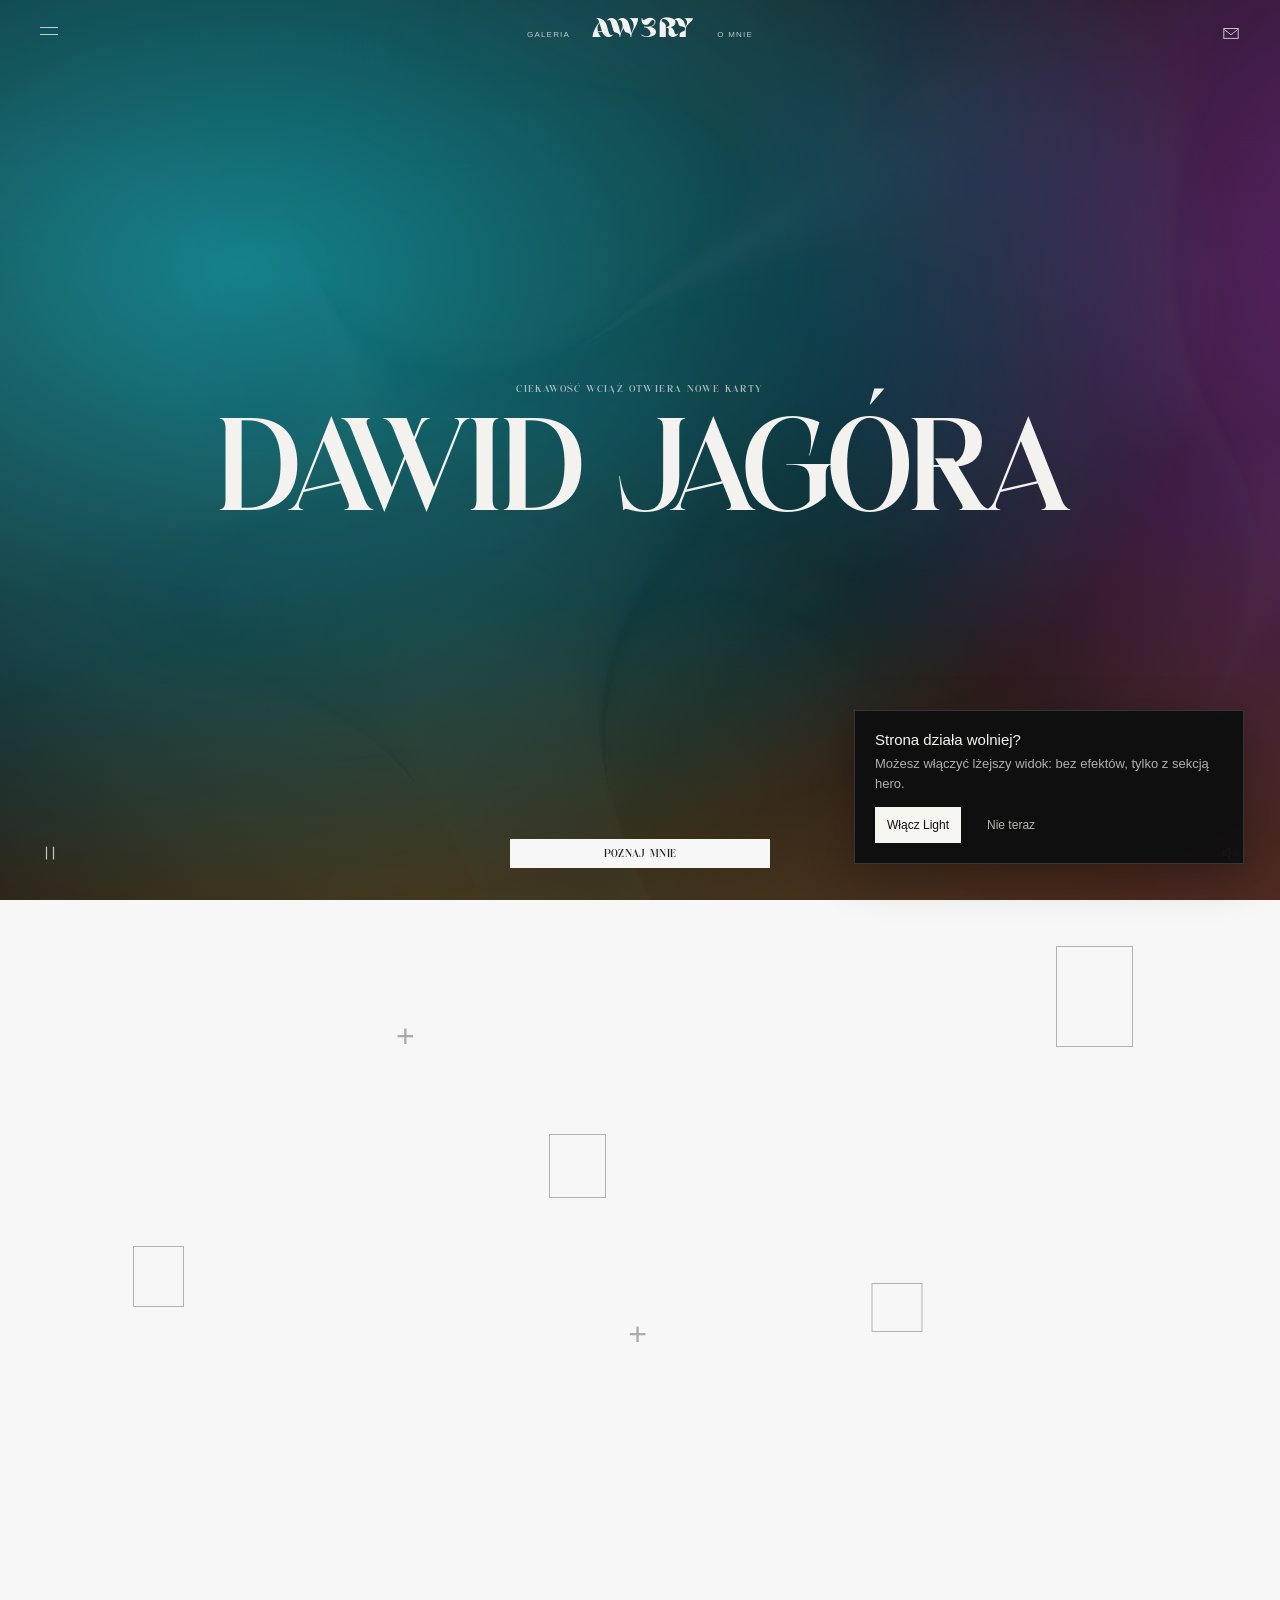
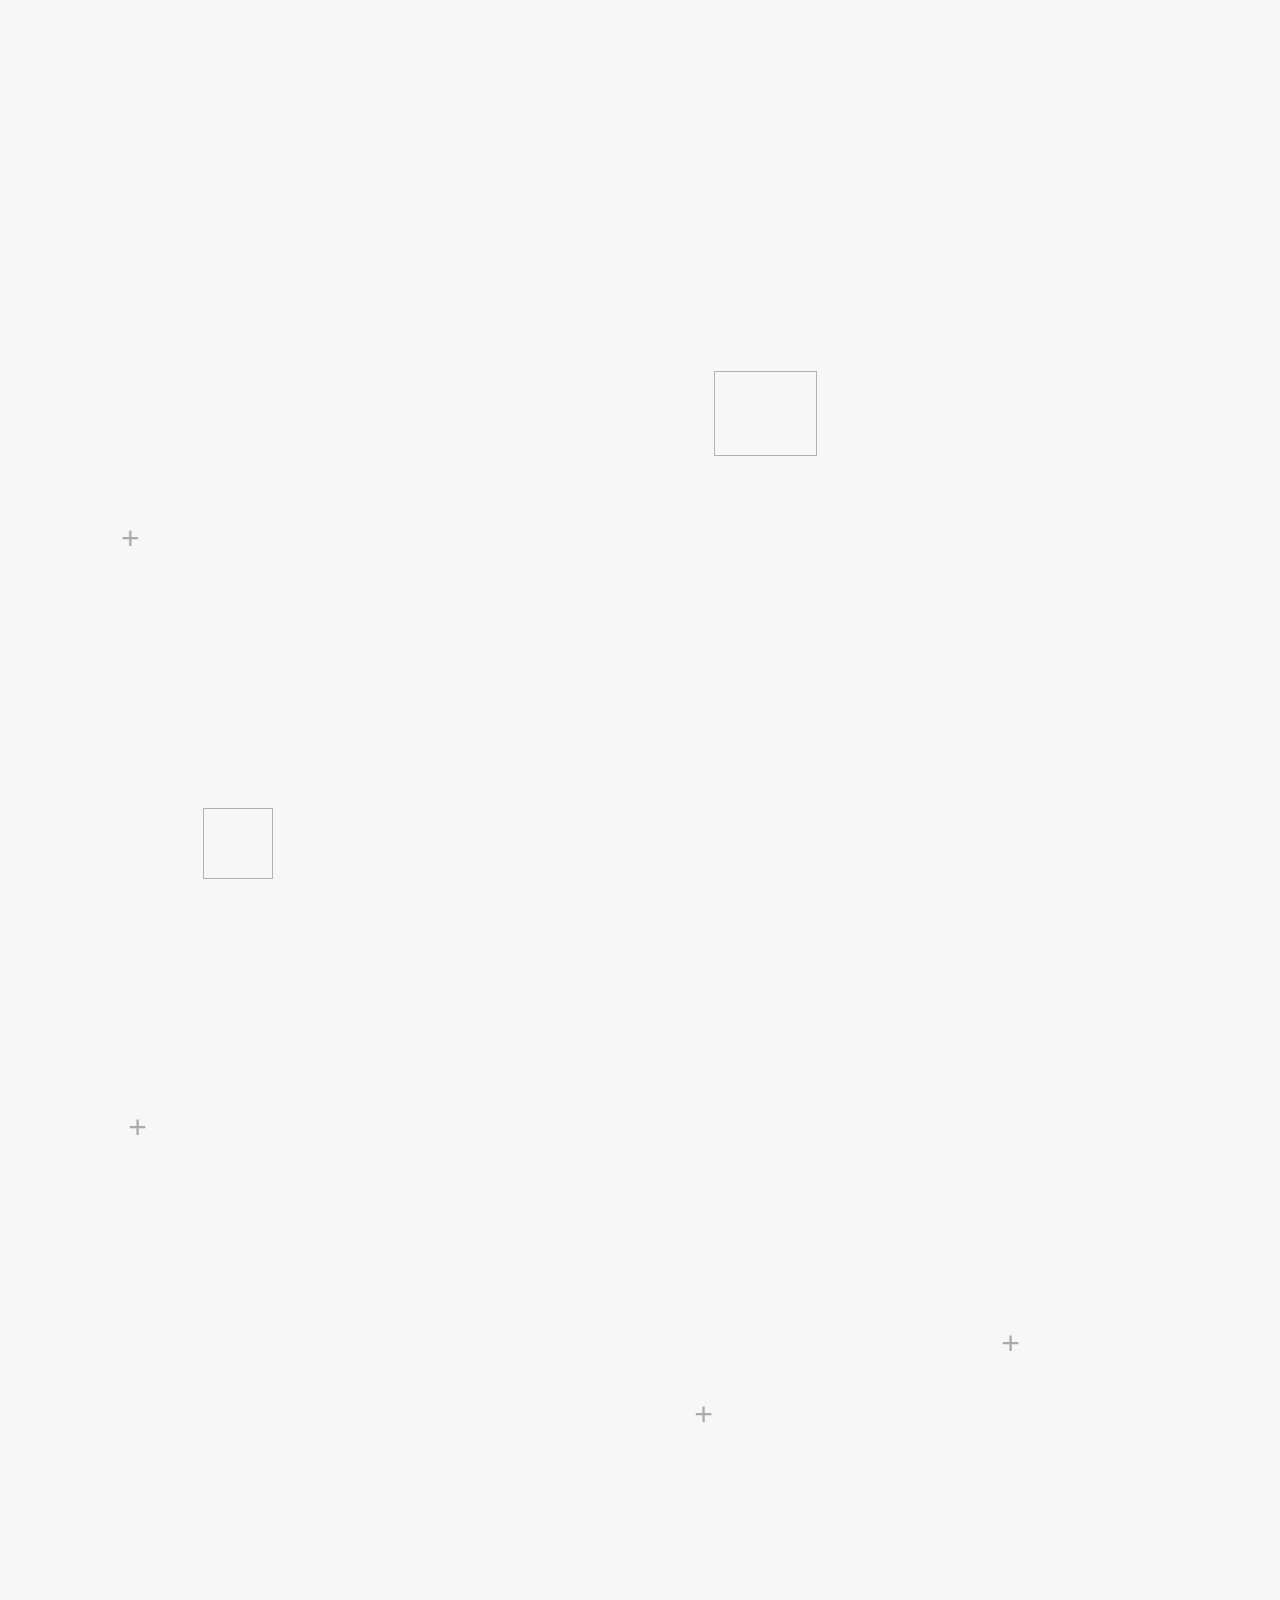
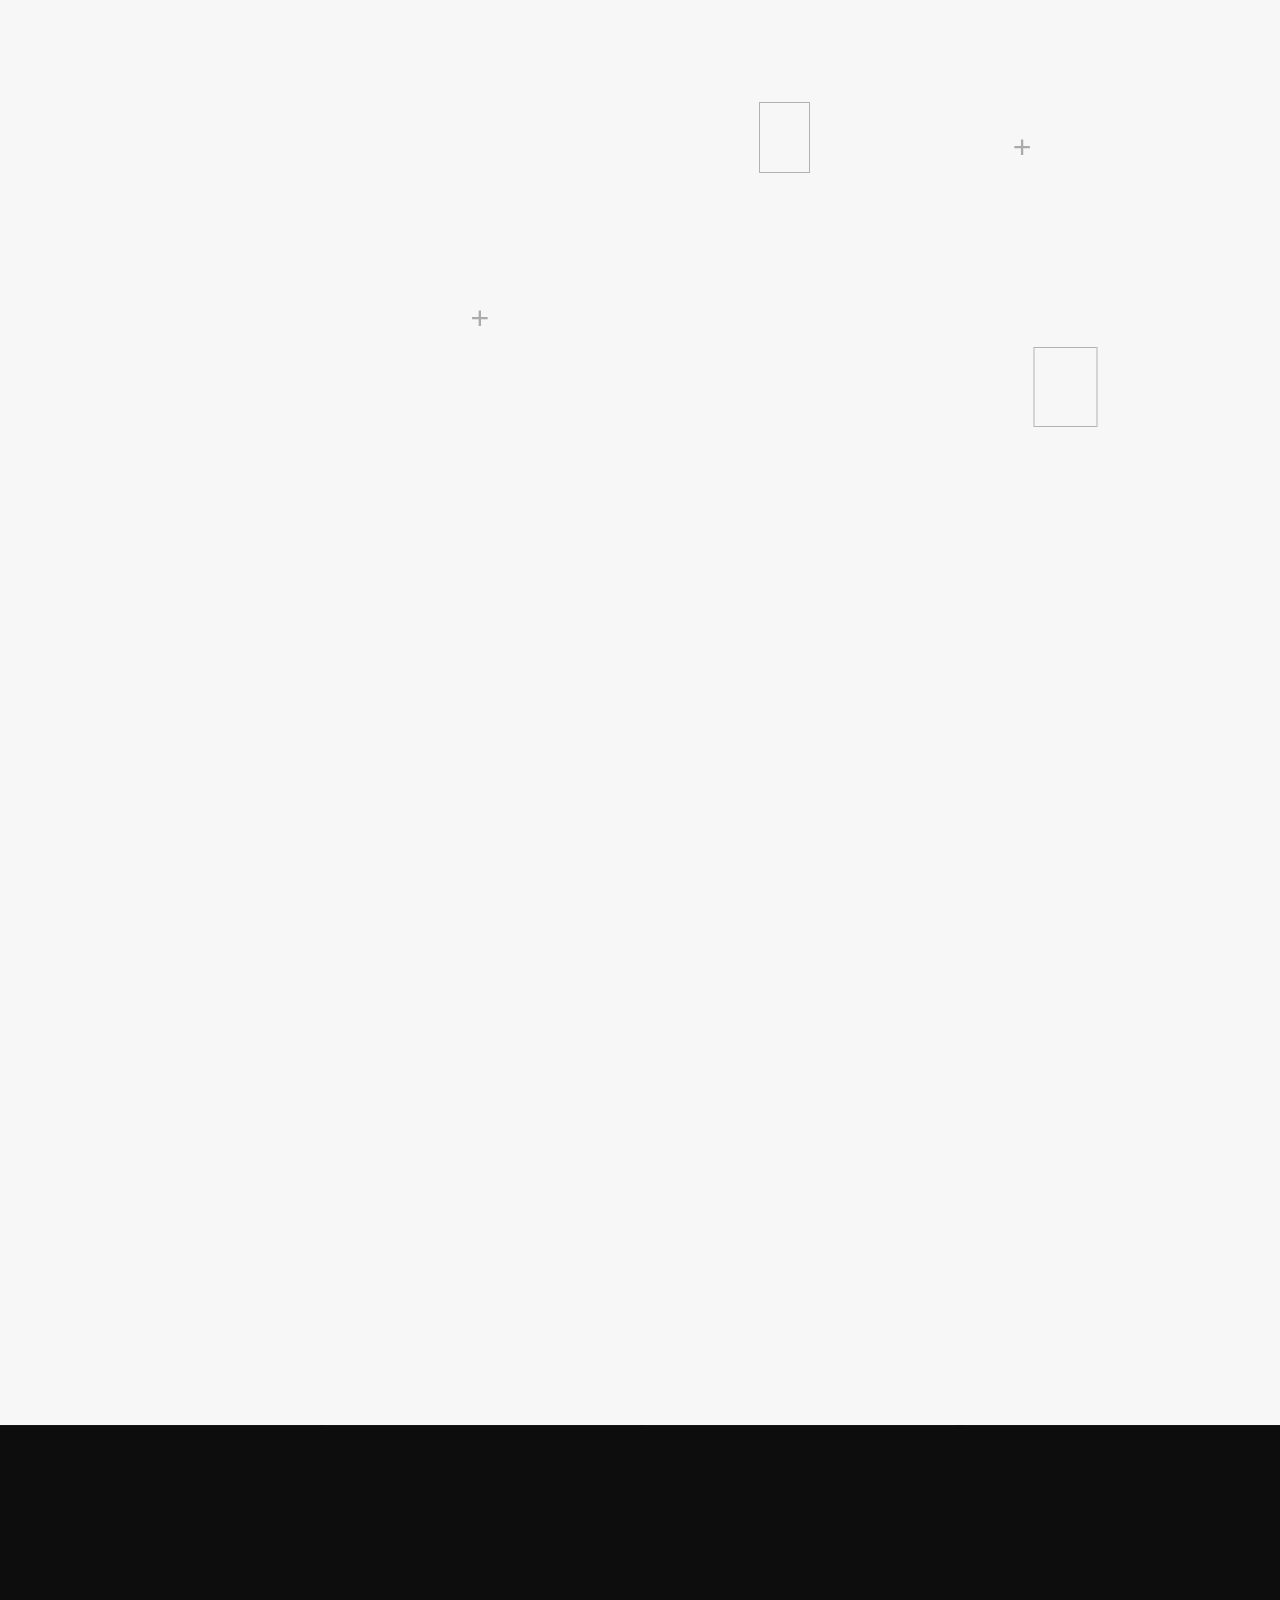
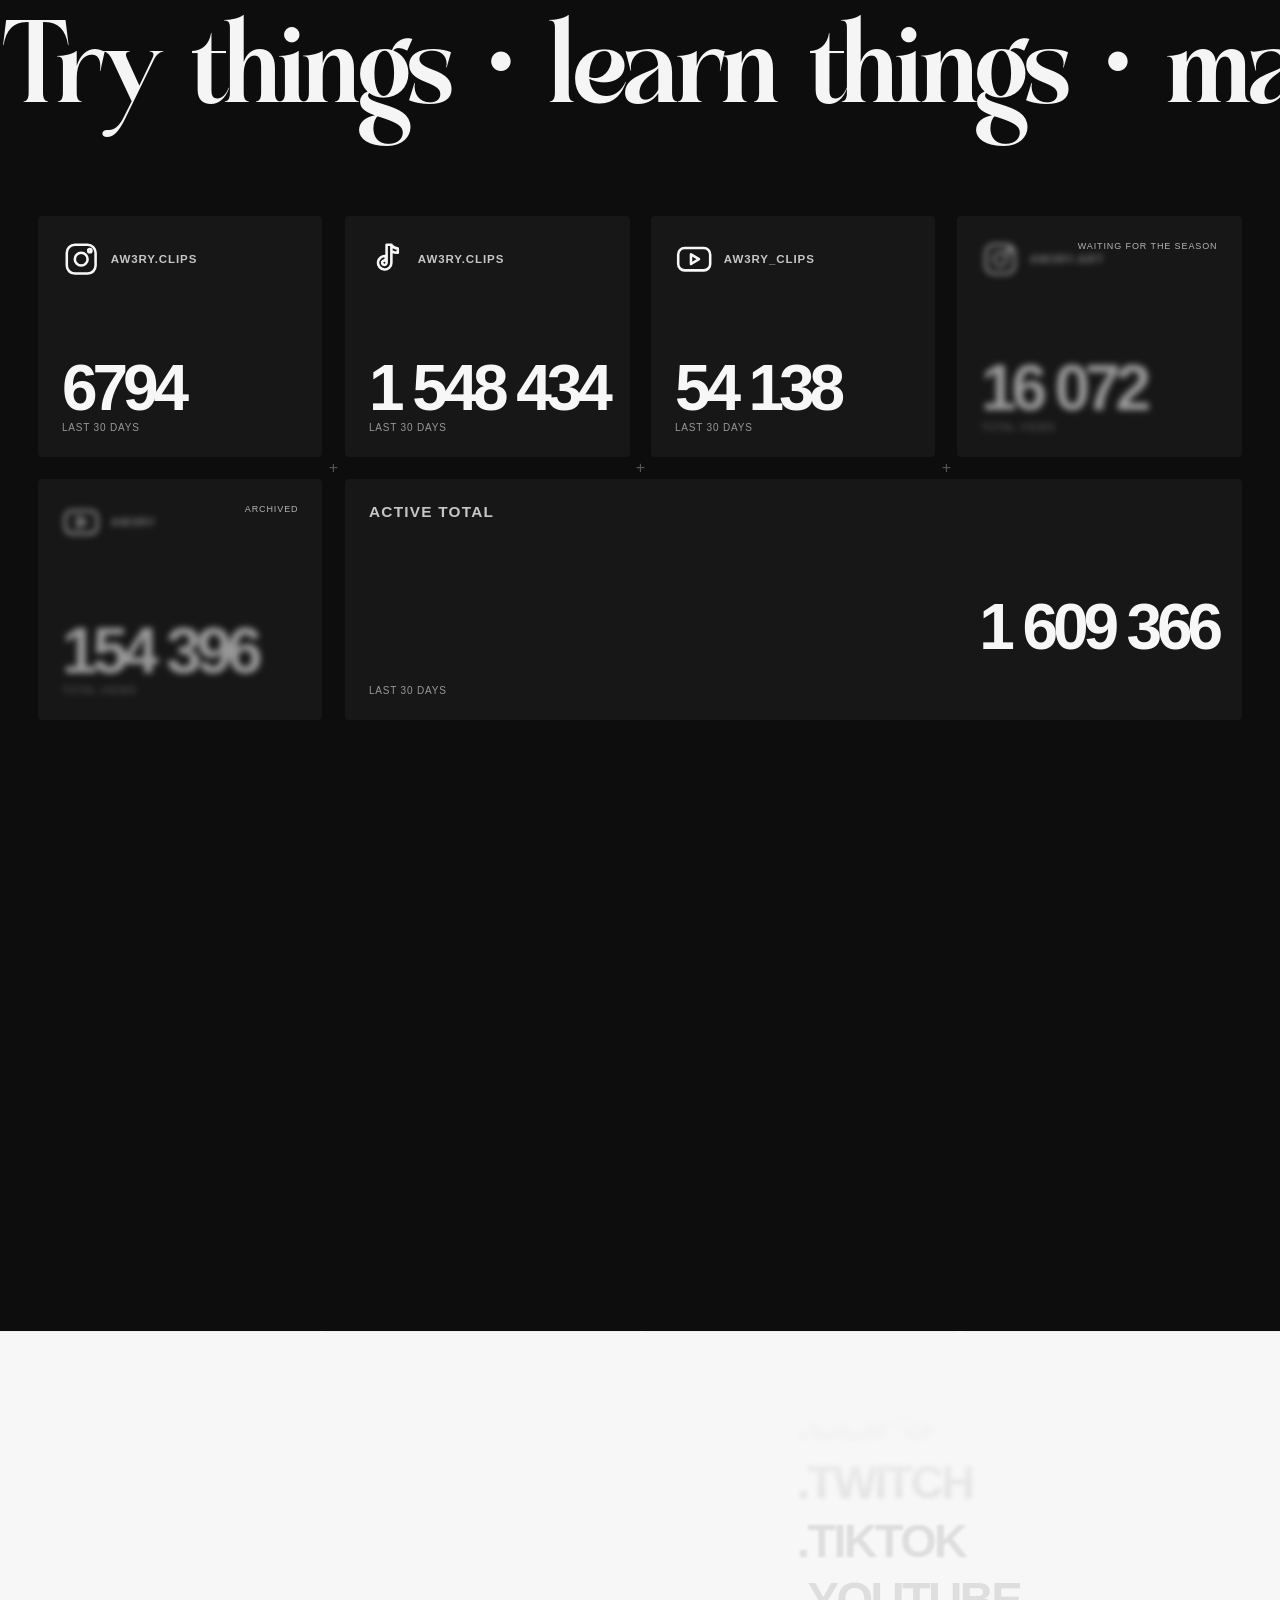
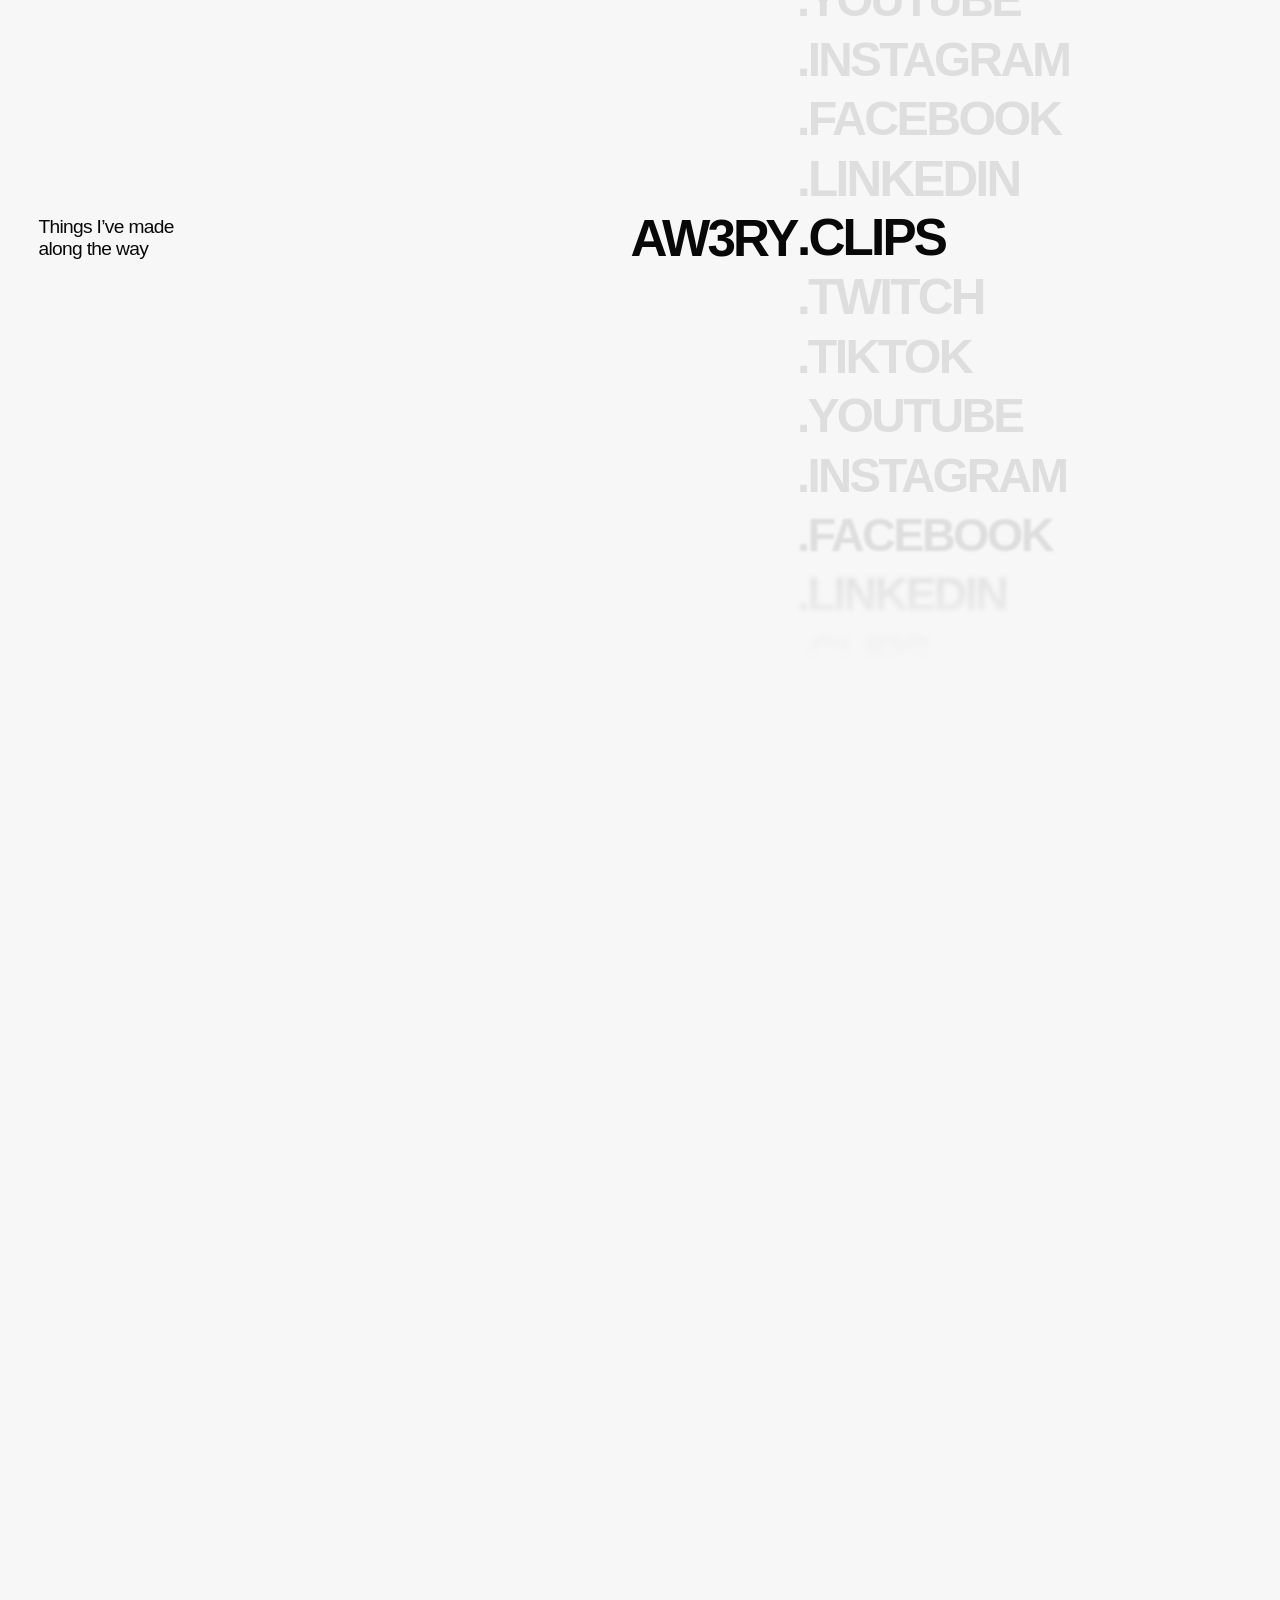
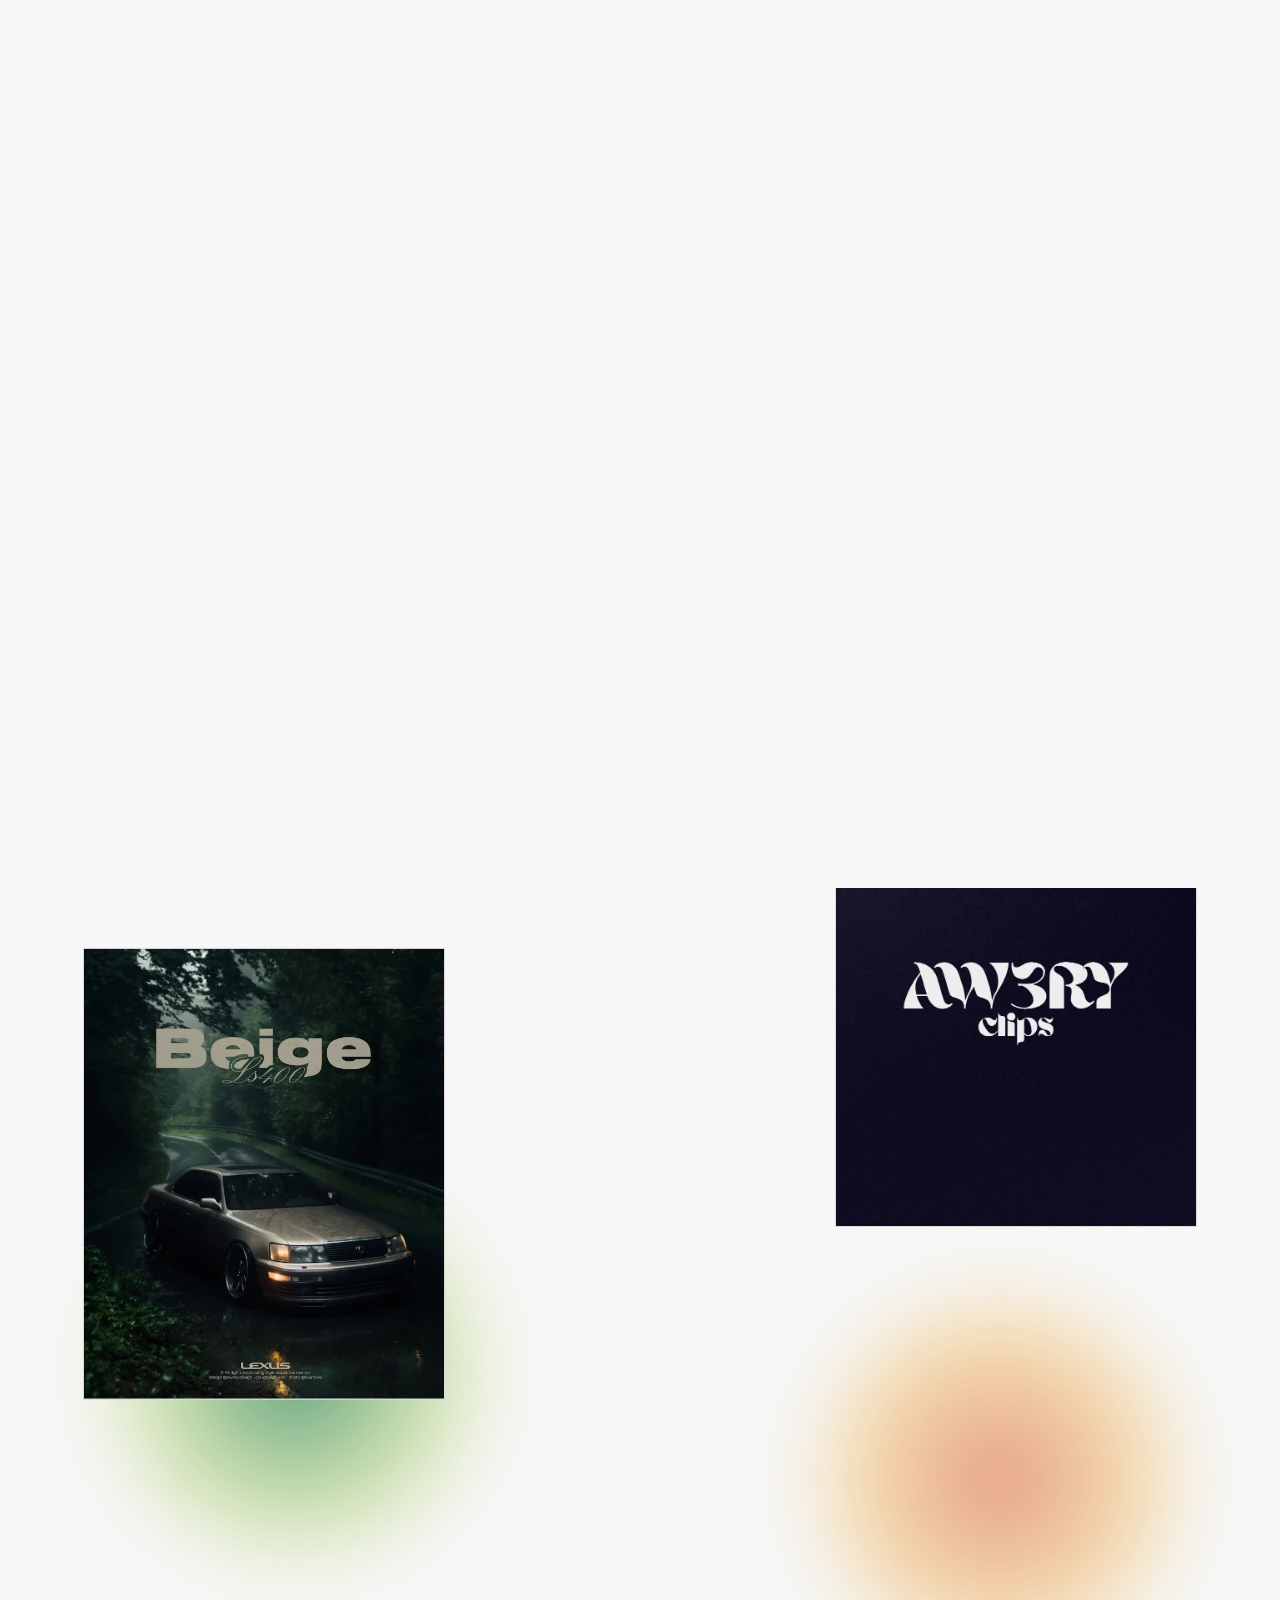
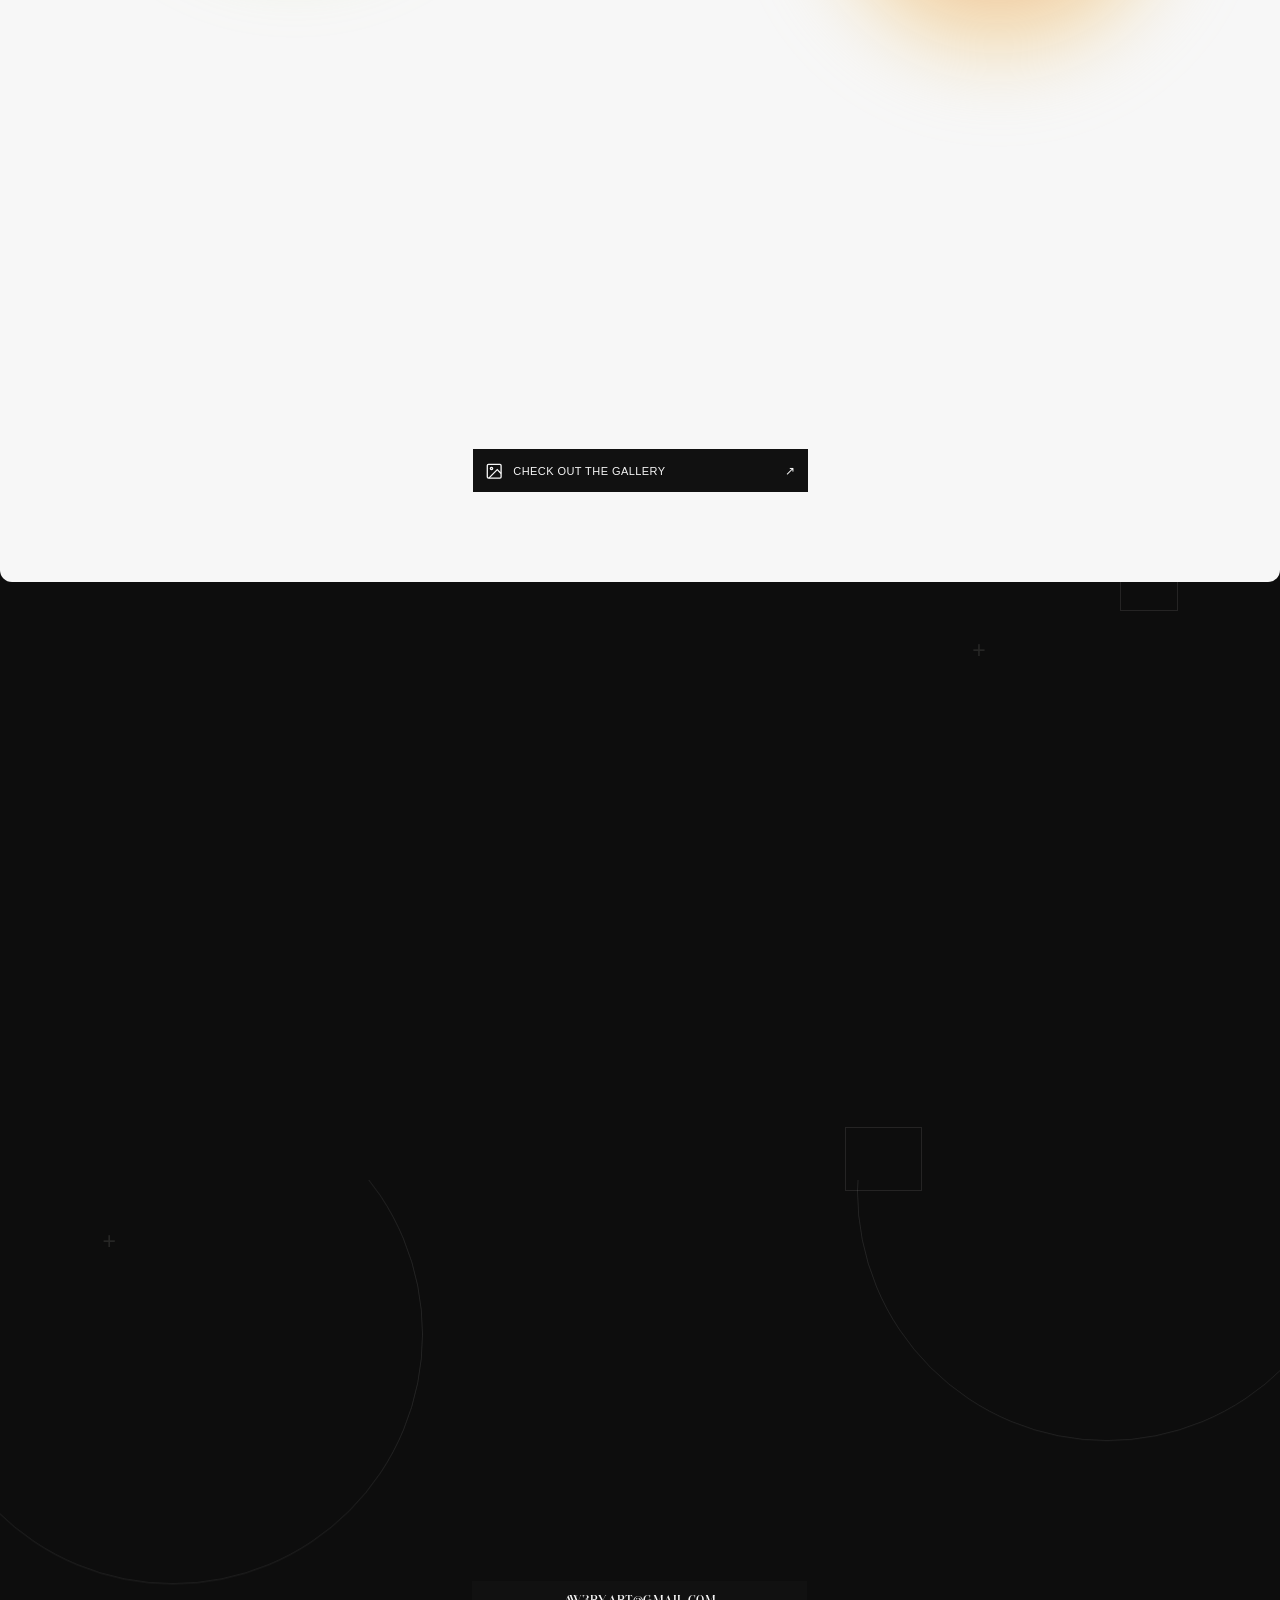
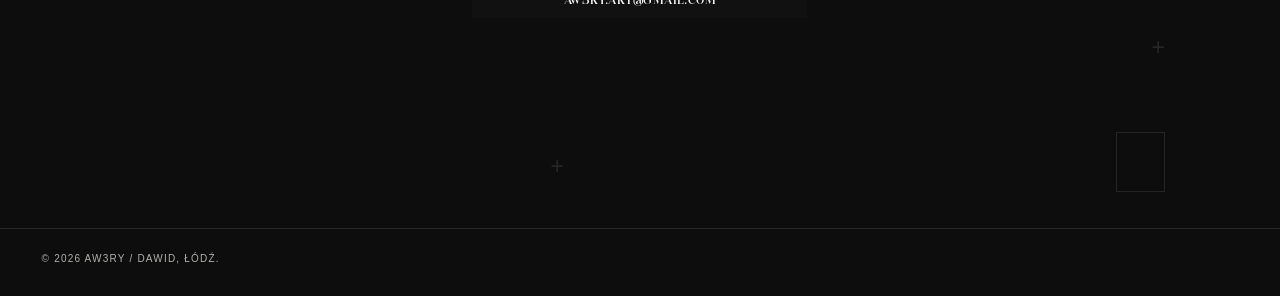
<file: index.html>
<!doctype html>
<html lang="en">
<head>
  <meta charset="utf-8">
  <meta name="viewport" content="width=device-width, initial-scale=1.0">
  <meta name="theme-color" content="#f7f7f7">
  <meta name="robots" content="index, follow">
  <title>Dawid Jagóra | AW3RY — Video, Graphics & Car Photography</title>
  <meta name="description" content="AW3RY is Dawid Jagóra's portfolio from Łódź, Poland: streamer video clips and graphics, automotive photography, and creative projects.">
  <meta name="author" content="Dawid Jagóra">
  <meta name="publisher" content="AW3RY">
  <link rel="canonical" href="https://aw3ry.art/">
  <link rel="sitemap" type="application/xml" href="/sitemap.xml">

  <meta name="geo.region" content="PL-LD">
  <meta name="geo.placename" content="Łódź">
  <meta name="geo.position" content="51.7592;19.4550">

  <meta property="og:type" content="website">
  <meta property="og:site_name" content="AW3RY.ART">
  <meta property="og:locale" content="en_GB">
  <meta property="og:url" content="https://aw3ry.art/">
  <meta property="og:title" content="Dawid Jagóra | AW3RY — Video, Graphics & Car Photography">
  <meta property="og:description" content="AW3RY is Dawid Jagóra's portfolio from Łódź, Poland: streamer video clips and graphics, automotive photography, and creative projects.">
  <meta property="og:image" content="https://aw3ry.art/gallery/substance/zdjecie_5.webp">
  <meta property="og:image:alt" content="Automotive photography by Dawid Jagóra for AW3RY">


  <meta name="twitter:card" content="summary_large_image">
  <meta name="twitter:title" content="Dawid Jagóra | AW3RY — Video, Graphics & Car Photography">
  <meta name="twitter:description" content="AW3RY is Dawid Jagóra's portfolio from Łódź, Poland: streamer video clips and graphics, automotive photography, and creative projects.">
  <meta name="twitter:image" content="https://aw3ry.art/gallery/substance/zdjecie_5.webp">
  <meta name="twitter:image:alt" content="Automotive photography by Dawid Jagóra for AW3RY">

  <link rel="icon" href="/assets/favicon/favicon-96.png" type="image/png" sizes="96x96">

  <script src="js/preferences.js"></script>
  <link rel="stylesheet" href="css/style.css">

  <script type="application/ld+json">
  {
    "@context": "https://schema.org",
    "@type": "Person",
    "name": "Dawid Jagóra",
    "alternateName": "AW3RY",
    "url": "https://aw3ry.art/",
    "image": "https://aw3ry.art/assets/images/zdjecie_1.webp",
    "address": {
      "@type": "PostalAddress",
      "addressLocality": "Łódź",
      "addressRegion": "PL-LD",
      "addressCountry": "PL"
    },
    "email": "mailto:AW3RY.art@gmail.com",
    "sameAs": [
      "https://www.instagram.com/aw3ry.art/",
      "https://www.instagram.com/aw3ry.private/",
      "https://www.linkedin.com/in/dawidjag%C3%B3ra/",
      "https://www.tiktok.com/@aw3ry.clips"
    ],
    "knowsAbout": ["Automotive Photography", "Graphic Design", "Video Editing", "3D Design", "CNC Machining", "3D Printing", "Unity", "C#"],
    "workLocation": {
      "@type": "Place",
      "address": {
        "@type": "PostalAddress",
        "addressLocality": "Łódź",
        "addressRegion": "PL-LD",
        "addressCountry": "PL"
      }
    }
  }
  </script>
  <script type="application/ld+json">
  {
    "@context": "https://schema.org",
    "@type": "WebSite",
    "name": "AW3RY.ART",
    "alternateName": [
      "AW3RY",
      "Dawid Jagóra",
      "Dawid Jagora"
    ],
    "@id": "https://aw3ry.art/",
    "url": "https://aw3ry.art/",
    "publisher": { "@type": "Person", "name": "Dawid Jagóra" },
    "hasPart": {
      "@type": "ImageGallery",
      "name": "AW3RY Gallery",
      "url": "https://aw3ry.art/gallery.html"
    }
  }
  </script>
</head>
<body>
  <div class="page-loader" aria-hidden="true">
    <div class="page-loader-brand">AW3RY</div>
  </div>

  <main lang="pl" class="page personal-home hero" id="top">
    <div class="hero-liquid-bg" aria-hidden="true">
      <canvas class="hero-flow-canvas"></canvas>
    </div>

    <header class="site-header" aria-label="Nagłówek strony">
      <div class="header-side header-side--left">
        <button class="menu-button" id="menuToggle" type="button" aria-label="Otwórz menu" aria-expanded="false" aria-controls="siteNav">
          <span></span>
          <span></span>
        </button>
      </div>

      <a class="header-link header-link--left" href="gallery.html" aria-label="Otwórz galerię">Galeria</a>

      <a class="logo" href="#top" aria-label="Strona główna AW3RY">AW3RY</a>

      <a class="header-link header-link--right" href="#top" aria-label="Strona główna AW3RY">O mnie</a>

      <div class="header-side header-side--right">
        <a class="envelope-button" href="#contact" aria-label="Przejdź do kontaktu">
          <svg viewBox="0 0 20 20" aria-hidden="true" fill="none" stroke="currentColor" stroke-width="1.1">
            <rect x="2" y="5" width="16" height="11" />
            <path d="M2.5 6 10 12 17.5 6" />
          </svg>
        </a>
      </div>

    </header>

    <nav class="site-nav" id="siteNav" aria-label="Nawigacja główna">
      <div class="site-nav-panel">
        <a href="#top" style="--i:0">O mnie</a>
        <a href="#path" style="--i:1">Kilka ważnych momentów</a>
        <a href="#instagram" style="--i:2">Wybrane prace</a>
        <a href="#contact" style="--i:3">Napisz do mnie</a>
        <a href="#melancholia" data-melancholia-trigger style="--i:5">melancholia</a>

        <section class="site-nav-settings" aria-labelledby="site-settings-title">
          <h2 id="site-settings-title">Ustawienia</h2>
          <label class="site-setting-toggle" for="settingVisualizer">
            <span>Wizualizator</span>
            <input id="settingVisualizer" type="checkbox" data-preference="visualizerEnabled">
          </label>
          <label class="site-setting-toggle" for="settingMusic">
            <span>Muzyka</span>
            <input id="settingMusic" type="checkbox" data-preference="musicEnabled">
          </label>
          <label class="site-setting-toggle" for="settingVfx">
            <span>Efekty wizualne</span>
            <input id="settingVfx" type="checkbox" data-preference="vfxEnabled">
          </label>
          <label class="site-setting-toggle" for="settingLightMode">
            <span>Tryb Light — tylko hero</span>
            <input id="settingLightMode" type="checkbox" data-preference="lightModeEnabled">
          </label>
          <label class="site-setting-volume" for="settingMusicVolume">
            <span>Głośność muzyki</span>
            <input id="settingMusicVolume" type="range" min="0" max="1" step="0.01" data-preference="volume">
          </label>
        </section>

        <div class="site-nav-footer" style="--i:6">
          <a href="#top">© 2026 AW3RY / Dawid, Łódź.</a>
        </div>
      </div>
    </nav>

    <div class="media-controls" aria-label="Sterowanie animacją">
      <button class="media-button play-button" type="button" aria-label="Wstrzymaj animację" aria-pressed="false">
        <svg viewBox="0 0 20 20" aria-hidden="true" fill="none" stroke="currentColor" stroke-width="1.2" stroke-linecap="round" stroke-linejoin="round">
          <path class="pause-icon" d="M6.5 4v12M13.5 4v12" />
          <path class="play-icon" d="m7 4.5 8 5.5-8 5.5z" />
        </svg>
      </button>
    </div>

    <button class="media-button sound-button" type="button" aria-label="Wycisz muzykę" aria-pressed="false">
      <svg viewBox="0 0 20 20" aria-hidden="true" fill="none" stroke="currentColor" stroke-width="1.2" stroke-linecap="round" stroke-linejoin="round">
        <path d="M3 8v4h3l4 3V5L6 8H3z" />
        <path class="sound-wave" d="M13 8.5c1 1 1 2 0 3M15 6.5c2 2 2 5 0 7" />
        <path class="sound-slash" d="m14 8.5 4 4M18 8.5l-4 4" />
      </svg>
    </button>

    <section class="intro" aria-labelledby="intro-title">
      <p class="eyebrow">Ciekawość wciąż otwiera nowe karty</p>
        <h1 id="intro-title">Dawid Jagóra</h1>
    </section>

      <a class="intro-link" href="#about">Poznaj mnie</a>
  </main>
  <aside class="light-mode-prompt" id="lightModePrompt" aria-labelledby="lightModePromptTitle" role="status" hidden>
    <div>
      <h2 id="lightModePromptTitle">Strona działa wolniej?</h2>
      <p>Możesz włączyć lżejszy widok: bez efektów, tylko z sekcją hero.</p>
    </div>
    <div class="light-mode-prompt-actions">
      <button class="light-mode-prompt-enable" type="button" data-light-mode-enable>Włącz Light</button>
      <button class="light-mode-prompt-dismiss" type="button" data-light-mode-dismiss>Nie teraz</button>
    </div>
  </aside>
  <canvas class="music-visualizer" aria-hidden="true"></canvas>
  <aside class="music-player" aria-label="Music player">
    <div class="music-player-details" id="musicPlayerDetails" aria-hidden="true" inert>
      <div class="music-player-details-content">
        <a class="music-player-author" href="https://pixabay.com/pl/music/pu%C5%82apka-elit-motion-trap-motion-619695/" target="_blank" rel="noopener noreferrer">author <span aria-hidden="true">→</span></a>
        <div class="music-player-control-row">
          <div class="music-player-controls">
            <button class="music-player-button music-player-previous" type="button" aria-label="Previous track">
              <svg viewBox="0 0 20 20" aria-hidden="true" fill="currentColor"><path d="M5 4h2v12H5zm10 0v12L7 10z" /></svg>
            </button>
            <button class="music-player-button music-player-toggle" type="button" aria-label="Play music" aria-pressed="false">
              <svg class="music-player-play-icon" viewBox="0 0 20 20" aria-hidden="true" fill="currentColor"><path d="m6 3 11 7-11 7z" /></svg>
              <svg class="music-player-pause-icon" viewBox="0 0 20 20" aria-hidden="true" fill="currentColor"><path d="M5 4h4v12H5zm7 0h4v12h-4z" /></svg>
            </button>
            <button class="music-player-button music-player-next" type="button" aria-label="Next track">
              <svg viewBox="0 0 20 20" aria-hidden="true" fill="currentColor"><path d="M13 4h2v12h-2zM5 4l8 6-8 6z" /></svg>
            </button>
          </div>
          <div class="music-player-volume">
            <button class="music-player-button music-player-mute" type="button" aria-label="Mute music" aria-pressed="false">
              <svg viewBox="0 0 20 20" aria-hidden="true" fill="none" stroke="currentColor" stroke-width="1.3" stroke-linecap="round" stroke-linejoin="round">
                <path d="M2 8v4h3l4 3V5L5 8H2zM12 7c2 1.5 2 4.5 0 6M14 5c3 2.5 3 7.5 0 10" />
                <path class="music-player-muted-icon" d="m13 8 4 4m0-4-4 4" />
              </svg>
            </button>
            <input class="music-player-volume-slider" type="range" min="0" max="1" step="0.01" value="0.1" aria-label="Music volume" aria-valuetext="10%">
          </div>
        </div>
        <p class="music-player-status" aria-live="polite"></p>
      </div>
    </div>
    <button class="music-player-expand-toggle" type="button" aria-label="Open music player" aria-expanded="false" aria-controls="musicPlayerDetails">
    </button>
    <a class="music-player-tiktok" href="https://www.tiktok.com/@aw3ry.clips" target="_blank" rel="noopener noreferrer" aria-label="Open TikTok profile @aw3ry.clips">
      <svg viewBox="0 0 28 28" aria-hidden="true" fill="currentColor">
        <path d="M19.589 6.686a4.793 4.793 0 0 1-3.77-4.304V2h-3.156v13.672a2.896 2.896 0 0 1-2.888 2.9 2.896 2.896 0 0 1-2.888-2.9 2.896 2.896 0 0 1 2.888-2.9c.32 0 .63.05.92.15V9.7a6.1 6.1 0 0 0-.92-.07c-4.55 0-8.24 3.7-8.24 8.25s3.69 8.25 8.24 8.25c4.55 0 8.24-3.7 8.24-8.25V11a7.9 7.9 0 0 0 4.64 1.5V9.34a4.8 4.8 0 0 1-3.07-2.65z" />
      </svg>
    </a>
    <audio class="music-player-audio" preload="none" src="assets/music/SONG1.mp3" hidden></audio>
  </aside>

  <section class="section about about-feature tone-a" id="about">
    <div class="section-parallax-glow section-parallax-glow--about" aria-hidden="true">
      <span data-section-parallax-depth="0.12"></span>
      <span data-section-parallax-depth="0.2"></span>
    </div>
    <div class="about-parallax" aria-hidden="true">
      <canvas class="hero-flow-canvas about-flow-canvas" data-speed="0.35" aria-hidden="true"></canvas>
      <span class="about-parallax-shape about-parallax-frame" data-parallax-depth="0.18"></span>
      <span class="about-parallax-shape about-parallax-frame" data-parallax-depth="0.42"></span>
      <span class="about-parallax-shape about-parallax-frame" data-parallax-depth="0.27"></span>
      <span class="about-parallax-shape about-parallax-frame" data-parallax-depth="0.34"></span>
      <span class="about-parallax-shape about-parallax-frame" data-parallax-depth="0.52"></span>
      <span class="about-parallax-shape about-parallax-frame" data-parallax-depth="0.24"></span>
      <span class="about-parallax-shape about-parallax-frame" data-parallax-depth="0.16"></span>
      <span class="about-parallax-shape about-parallax-frame" data-parallax-depth="0.61"></span>
      <span class="about-parallax-shape about-parallax-plus" data-parallax-depth="0.58">+</span>
      <span class="about-parallax-shape about-parallax-plus" data-parallax-depth="0.32">+</span>
      <span class="about-parallax-shape about-parallax-plus" data-parallax-depth="0.72">+</span>
      <span class="about-parallax-shape about-parallax-plus" data-parallax-depth="0.22">+</span>
      <span class="about-parallax-shape about-parallax-plus" data-parallax-depth="0.46">+</span>
      <span class="about-parallax-shape about-parallax-plus" data-parallax-depth="0.38">+</span>
      <span class="about-parallax-shape about-parallax-plus" data-parallax-depth="0.64">+</span>
      <span class="about-parallax-shape about-parallax-plus" data-parallax-depth="0.28">+</span>
      <span class="about-parallax-shape about-parallax-plus" data-parallax-depth="0.13">+</span>
      <span class="about-parallax-shape about-parallax-plus" data-parallax-depth="0.55">+</span>
      <span class="about-parallax-shape about-parallax-plus" data-parallax-depth="0.83">+</span>
    </div>
    <div class="section-head">
      <h2 class="section-title" aria-label="Jestem Dawid. Twórcą wizualnym i osobą stojącą za AW3RY.">
          <span class="about-title-line">Jestem Dawid.</span>
          <span class="about-title-line">Ciekawość pcha mnie do nowych rzeczy.</span>
      </h2>
    </div>

    <div class="about-grid">
      <div class="about-copy">
        <div class="about-copy-scroll">
          <div class="about-story-panel" id="aboutStoryPanel" aria-labelledby="aboutStoryTitle">
            <h2 class="visually-hidden" id="aboutStoryTitle" tabindex="-1">Poznaj mnie bliżej</h2>
            <div class="about-story-grid">
              <section aria-labelledby="aboutStoryWho" data-about-story-parallax="0.22">
                <h3 class="visually-hidden" id="aboutStoryWho">Kim jestem</h3>
                <p class="about-story-preview">Kim jestem? Mechatronik z przypadku, który jest jednocześnie fotografem i grafikiem.</p>
                <div class="about-story-detail" id="aboutStoryWhoDetail" aria-hidden="true" inert>
                  <p>Do mechatroniki trafiłem trochę przez przypadek. Wybrałem najlepsze technikum w Łodzi i do dziś nie wiem, czy to był plan, czy kosmiczny żart. Mam 19 lat, lubię pracować przy eventach, montuję wideo i projektuję grafiki. W wolnych chwilach gram na gitarze, realizuję własne projekty i prowadzę Instagrama, na którym fotografuję samochody.</p>
                </div>
                <button class="about-read-more about-story-toggle" type="button" data-about-story-toggle aria-expanded="false" aria-controls="aboutStoryWhoDetail">
                  <span data-about-story-toggle-label>Czytaj dalej</span>
                  <span data-about-story-toggle-icon aria-hidden="true">↗</span>
                </button>
              </section>
              <section aria-labelledby="aboutStoryWork" data-about-story-parallax="-0.18">
                <h3 class="visually-hidden" id="aboutStoryWork">Co robię</h3>
                <p class="about-story-preview">Co robię? Klipuję shoty, montuję wideo i projektuję grafiki, a po godzinach prowadzę moto IG.</p>
                <div class="about-story-detail" id="aboutStoryWorkDetail" aria-hidden="true" inert>
                  <p>Klipuję shoty i montuję krótkie wideo, takie, które mają sens bez kontekstu i nie nudzą od pierwszej sekundy. Równolegle rozwijam się jako grafik: miniaturki, oprawa, rzeczy, które streamer może wrzucić na kanał bez wstydu. Chcę robić to z ludźmi ze sceny, nie w próżni. Poza tym fotografuję samochody, bo to było moje pierwsze wejście w ten świat i dalej to lubię.</p>
                </div>
                <button class="about-read-more about-story-toggle" type="button" data-about-story-toggle aria-expanded="false" aria-controls="aboutStoryWorkDetail">
                  <span data-about-story-toggle-label>Czytaj dalej</span>
                  <span data-about-story-toggle-icon aria-hidden="true">↗</span>
                </button>
              </section>
              <section aria-labelledby="aboutStoryFuture" data-about-story-parallax="0.26">
                <h3 class="visually-hidden" id="aboutStoryFuture">Kim chcę zostać</h3>
                <p class="about-story-preview">Kim chcę być? W przyszłości chcę zostać content creatorem i streamerem, a przy okazji robić duże eventy dla widzów i chatu.</p>
                <div class="about-story-detail" id="aboutStoryFutureDetail" aria-hidden="true" inert>
                  <p>Sam chcę zostać streamerem i content creatorem, więc wiem, że dobry content to nie tylko obraz, ale ludzie po drugiej stronie ekranu. Chcę współpracować ze streamerami i robić z nimi duże eventy, takie, w których biorą udział widzowie i chatownicy, a nie tylko oglądają z boku. Zależy mi na projektach, które dobrze wyglądają, opowiadają historię i mają konkretny cel.</p>
                </div>
                <button class="about-read-more about-story-toggle" type="button" data-about-story-toggle aria-expanded="false" aria-controls="aboutStoryFutureDetail">
                  <span data-about-story-toggle-label>Czytaj dalej</span>
                  <span data-about-story-toggle-icon aria-hidden="true">↗</span>
                </button>
              </section>
            </div>
          </div>
        </div>
      </div>
    </div>

  </section>

  <div class="future-transition" aria-hidden="true">
    <div class="future-transition-block future-transition-block--one"></div>
    <div class="future-transition-block future-transition-block--two"></div>
    <div class="future-transition-block future-transition-block--three"></div>
    <div class="future-transition-block future-transition-block--four"></div>
  </div>

  <section class="future-goals" id="path" aria-labelledby="future-title">
    <div class="section-parallax-glow section-parallax-glow--future" aria-hidden="true">
      <span data-section-parallax-depth="0.1"></span>
      <span data-section-parallax-depth="0.18"></span>
    </div>
    <h2 class="visually-hidden" id="future-title">A few plot points from Dawid's life so far</h2>
    <div class="future-marquee" aria-hidden="true">
      <div class="future-marquee-track">
        <span>Try things · learn things · make things · repeat · </span>
        <span>Try things · learn things · make things · repeat · </span>
      </div>
    </div>
    <div class="future-goals-grid">
      <div class="future-goal-cell">
        <div class="future-goal-card future-goal-card--stat">
          <div class="future-goal-stat" data-social-stat="instagram" data-period="last-30-days" data-social-url="https://www.instagram.com/aw3ry.clips/">
            <div class="future-goal-platform-heading">
              <span class="future-goal-platform-icon" aria-hidden="true">
                <svg viewBox="0 0 24 24"><rect x="3" y="3" width="18" height="18" rx="5"></rect><circle cx="12" cy="12" r="4"></circle><circle cx="17.4" cy="6.7" r="1"></circle></svg>
              </span>
              <span class="future-goal-platform-name">AW3RY.CLIPS</span>
            </div>
            <strong data-social-value="—">—</strong><small>LAST 30 DAYS</small>
          </div>
        </div>
      </div>
      <div class="future-goal-cell">
        <div class="future-goal-card future-goal-card--stat">
          <div class="future-goal-stat" data-social-stat="tiktok" data-period="last-30-days" data-social-url="https://www.tiktok.com/@aw3ry.clips">
            <div class="future-goal-platform-heading">
              <span class="future-goal-platform-icon" aria-hidden="true">
                <svg viewBox="0 0 24 24"><path d="M14 3v11.2a4.2 4.2 0 1 1-3.5-4.1v3a1.4 1.4 0 1 0 .5 1.1V3h3v.1a5.5 5.5 0 0 0 4 2.3V8a8.2 8.2 0 0 1-4-1.1V3Z"></path></svg>
              </span>
              <span class="future-goal-platform-name">AW3RY.CLIPS</span>
            </div>
            <strong data-social-value="—">—</strong><small>LAST 30 DAYS</small>
          </div>
        </div>
      </div>
      <div class="future-goal-cell">
        <div class="future-goal-card future-goal-card--stat">
          <div class="future-goal-stat" data-social-stat="youtube" data-period="last-30-days" data-social-url="https://www.youtube.com/@AW3RY_CLIPS">
            <div class="future-goal-platform-heading">
              <span class="future-goal-platform-icon" aria-hidden="true">
                <svg viewBox="0 0 24 24"><rect x="2" y="5" width="20" height="14" rx="4"></rect><path d="m10 9 5 3-5 3Z"></path></svg>
              </span>
              <span class="future-goal-platform-name">AW3RY_CLIPS</span>
            </div>
            <strong data-social-value="—">—</strong><small>LAST 30 DAYS</small>
          </div>
        </div>
      </div>
      <div class="future-goal-cell" data-channel-status="waiting">
        <div class="future-goal-card future-goal-card--stat" role="button" tabindex="0" aria-expanded="false">
          <div class="future-goal-stat" data-social-stat="instagram-reels" data-period="lifetime" data-social-url="https://www.instagram.com/aw3ry.art/">
            <div class="future-goal-platform-heading">
              <span class="future-goal-platform-icon" aria-hidden="true">
                <svg viewBox="0 0 24 24"><rect x="3" y="3" width="18" height="18" rx="5"></rect><circle cx="12" cy="12" r="4"></circle><circle cx="17.4" cy="6.7" r="1"></circle></svg>
              </span>
              <span class="future-goal-platform-name">AW3RY.ART</span>
            </div>
            <strong data-social-value="—">—</strong><small>TOTAL VIEWS</small>
          </div>
          <span class="future-goal-status-note">WAITING FOR THE SEASON</span>
        </div>
      </div>
      <div class="future-goal-cell" data-channel-status="archived">
        <div class="future-goal-card future-goal-card--stat" role="button" tabindex="0" aria-expanded="false">
          <div class="future-goal-stat" data-social-stat="youtube-shorts" data-period="lifetime" data-social-url="https://www.youtube.com/@AW3RY">
            <div class="future-goal-platform-heading">
              <span class="future-goal-platform-icon" aria-hidden="true">
                <svg viewBox="0 0 24 24"><rect x="2" y="5" width="20" height="14" rx="4"></rect><path d="m10 9 5 3-5 3Z"></path></svg>
              </span>
              <span class="future-goal-platform-name">AW3RY</span>
            </div>
            <strong data-social-value="—">—</strong><small>TOTAL VIEWS</small>
          </div>
          <span class="future-goal-status-note">ARCHIVED</span>
        </div>
      </div>
      <div class="future-goal-cell future-goal-cell--total">
        <div class="future-goal-card future-goal-card--stat">
          <div class="future-goal-stat future-goal-stat--total" data-social-stat="total" data-period="last-30-days">
            <span class="future-goal-platform-name">ACTIVE TOTAL</span>
            <strong data-social-value="—">—</strong>
            <small>LAST 30 DAYS</small>
          </div>
        </div>
      </div>
    </div>
  </section>

  <div class="future-transition future-transition--light" aria-hidden="true">
    <div class="future-transition-pattern">
      <div class="future-transition-block future-transition-block--one"></div>
      <div class="future-transition-block future-transition-block--two"></div>
      <div class="future-transition-block future-transition-block--three"></div>
      <div class="future-transition-block future-transition-block--four"></div>
    </div>
  </div>

  <section class="social-showcase" aria-labelledby="social-showcase-heading">
    <div class="social-showcase-sticky">
      <h2 class="social-showcase-title" id="social-showcase-heading">Things I’ve made<br>along the way</h2>
      <div class="social-combination">
        <span class="social-brand" aria-hidden="true">AW3RY</span>
        <div class="social-list-window">
          <div class="social-title-track" aria-hidden="true"></div>
          <ul class="visually-hidden" aria-label="Profile społecznościowe AW3RY"></ul>
        </div>
      </div>
    </div>
  </section>

  <section class="section photography tone-b instagram-feature" id="instagram">
    <div class="section-head">
      <h2 class="section-title" aria-label="Selected from AW3RY">
        <span class="about-title-line">Selected from</span>
        <span class="about-title-line">AW3RY</span>
      </h2>
    </div>
    <div class="instagram-layout-preserver">
      <div class="instagram-layout-grid">
        <article class="instagram-layout-item" data-instagram-parallax="0.22">
          <a class="instagram-post" href="gallery.html" aria-label="View photography in the gallery">
            <img loading="lazy" src="assets/images/Photography.webp" alt="Beige Lexus LS400 automotive photography">
            <div class="instagram-layout-caption">Photography</div>
          </a>
        </article>
        <article class="instagram-layout-item instagram-layout-item--coming-soon" data-instagram-parallax="0.46">
          <div class="instagram-post">
            <img loading="lazy" src="assets/images/Fanart.png" alt="Fanart illustration with lettering for Kasia and Emily">
            <div class="instagram-layout-caption">Fanart</div>
            <div class="coming-soon-label">Coming soon</div>
          </div>
        </article>
        <article class="instagram-layout-item" data-instagram-parallax="0.3">
          <a class="instagram-post" href="https://www.tiktok.com/@aw3ry.clips" target="_blank" rel="noopener noreferrer" aria-label="Open AW3RY.CLIPS on TikTok">
            <img loading="lazy" src="assets/images/shorts.webp" alt="AW3RY Clips title card">
            <div class="instagram-layout-caption">Shorts</div>
          </a>
        </article>
      </div>
    </div>
  </section>

  <p class="services-coming-soon" id="servicesComingSoon" role="status" aria-live="polite" hidden></p>
  <div class="closing-atmosphere" data-section-parallax-range="700" data-section-cutoff-start="0.22" data-section-cutoff-end="1.15">
    <div class="section-parallax-glow closing-atmosphere-glow" aria-hidden="true">
      <span data-section-parallax-depth="0.2"></span>
      <span data-section-parallax-depth="0.32"></span>
      <span data-section-parallax-depth="0.14"></span>
      <span data-section-parallax-depth="0.26"></span>
    </div>
    <div class="closing-atmosphere-pattern" aria-hidden="true">
      <span class="closing-pattern-frame" data-section-parallax-depth="0.19"></span>
      <span class="closing-pattern-frame" data-section-parallax-depth="0.304"></span>
      <span class="closing-pattern-frame" data-section-parallax-depth="0.133"></span>
      <span class="closing-pattern-plus" data-section-parallax-depth="0.247">+</span>
      <span class="closing-pattern-plus" data-section-parallax-depth="0.19">+</span>
      <span class="closing-pattern-plus" data-section-parallax-depth="0.304">+</span>
      <span class="closing-pattern-plus" data-section-parallax-depth="0.133">+</span>
    </div>
    <div class="closing-atmosphere-content">
    <section class="section services tone-a" id="services">
      <a class="services-gallery-link about-read-more cursor-glow-target" href="gallery.html" aria-label="Check out the AW3RY gallery">
        <svg class="services-gallery-icon" viewBox="0 0 24 24" aria-hidden="true" focusable="false">
          <rect x="3" y="3" width="18" height="18" rx="1.5"></rect>
          <circle cx="8.5" cy="8.5" r="1.5"></circle>
          <path d="m21 15-5-5L5 21"></path>
        </svg>
        <span>Check out the gallery</span>
        <span class="services-gallery-arrow" aria-hidden="true">↗</span>
      </a>
    </section>

  <style>
    .camera-showcase {
      display: none !important;
    }
  </style>

    <section class="section contact tone-b" id="contact">
      <div class="section-parallax-glow contact-circles" aria-hidden="true">
        <span class="contact-circle contact-circle--left" data-section-parallax-depth="0.22"></span>
        <span class="contact-circle contact-circle--right" data-section-parallax-depth="0.3"></span>
      </div>
      <div class="contact-inner">
        <h2 class="contact-title">Want to work<br>with me?</h2>
        <a href="mailto:AW3RY.art@gmail.com" class="contact-email about-read-more cursor-glow-target">AW3RY.art@gmail.com</a>

        <div class="contact-links">
          <div>
            <p class="section-eyebrow">Dawid</p>
            <a href="https://www.instagram.com/aw3ry.private/" target="_blank" rel="noopener">Instagram</a>
            <a href="https://www.linkedin.com/in/dawidjag%C3%B3ra/" target="_blank" rel="noopener">LinkedIn</a>
          </div>
          <div>
            <p class="section-eyebrow">AW3RY</p>
            <a href="https://www.instagram.com/aw3ry.art/" target="_blank" rel="noopener">Instagram</a>
            <a href="https://www.tiktok.com/@aw3ry.clips" target="_blank" rel="noopener">TikTok</a>
          </div>
        </div>
      </div>
    </section>

    <footer class="site-footer">
      <p>© <span id="year"></span> AW3RY / Dawid, Łódź.</p>
    </footer>
    </div>
  </div>
  <script src="gallery/assets/files/gallery-data.js"></script>
  <script src="js/main.js"></script>
  <script>
    const siteHeader = document.querySelector('.site-header');
    const hero = document.querySelector('.page');
    const playButton = document.querySelector('.play-button');

    function updateHeader() {
      if (!siteHeader || !hero) return;
      siteHeader.classList.toggle('is-scrolled', window.scrollY > hero.offsetHeight * .1);
    }

    window.addEventListener('scroll', updateHeader, { passive: true });
    updateHeader();

    if (hero && playButton) {
      const setAnimationPaused = (isPaused) => {
        hero.classList.toggle('is-animation-paused', isPaused);
        hero.classList.toggle('is-animation-running', !isPaused);
        playButton.setAttribute('aria-pressed', String(isPaused));
        playButton.setAttribute('aria-label', isPaused ? 'Odtwórz animację' : 'Wstrzymaj animację');
      };

      setAnimationPaused(window.matchMedia('(prefers-reduced-motion: reduce)').matches);
      playButton.addEventListener('click', () => {
        setAnimationPaused(!hero.classList.contains('is-animation-paused'));
      });
    }
  </script>
  <script src="js/hero-flow.js"></script>
</body>
</html>
</file>
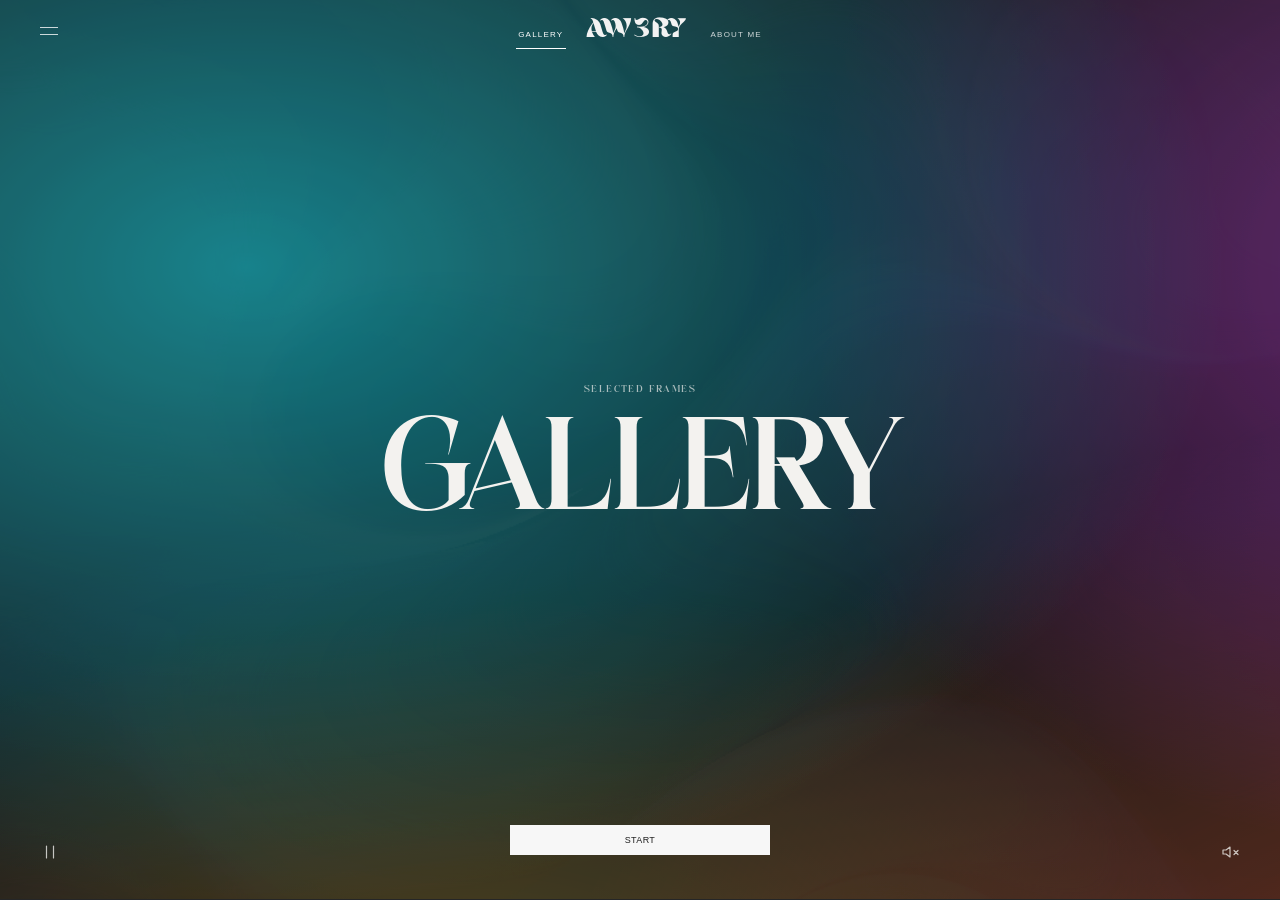
<file: gallery.html>
<!doctype html>
<html lang="en">
<head>
  <meta charset="utf-8">
  <meta name="viewport" content="width=device-width, initial-scale=1.0">
  <meta name="theme-color" content="#f7f7f7">
  <meta name="robots" content="index, follow">
  <title>Gallery | AW3RY — Automotive Photography by Dawid Jagóra</title>
  <meta name="description" content="AW3RY gallery — selected automotive photography and visual studies by Dawid Jagóra, based in Łódź, Poland.">
  <meta name="author" content="Dawid Jagóra">
  <meta name="publisher" content="AW3RY">
  <link rel="canonical" href="https://aw3ry.art/gallery.html">

  <meta property="og:type" content="website">
  <meta property="og:site_name" content="AW3RY.ART">
  <meta property="og:locale" content="en_GB">
  <meta property="og:url" content="https://aw3ry.art/gallery.html">
  <meta property="og:title" content="Gallery | AW3RY — Automotive Photography by Dawid Jagóra">
  <meta property="og:description" content="Selected automotive photography and visual studies by Dawid Jagóra / AW3RY, Łódź.">
  <meta property="og:image" content="https://aw3ry.art/gallery/substance/_XM50033.webp">
  <meta property="og:image:alt" content="AW3RY automotive photography gallery preview">

  <meta name="twitter:card" content="summary_large_image">
  <meta name="twitter:title" content="Gallery | AW3RY — Automotive Photography by Dawid Jagóra">
  <meta name="twitter:description" content="Selected automotive photography and visual studies by Dawid Jagóra / AW3RY, Łódź.">
  <meta name="twitter:image" content="https://aw3ry.art/gallery/substance/_XM50033.webp">
  <meta name="twitter:image:alt" content="AW3RY automotive photography gallery preview">

  <link rel="icon" href="/assets/favicon/favicon-96.png" type="image/png" sizes="96x96">
  <link rel="sitemap" type="application/xml" href="/sitemap.xml">
  <script src="js/preferences.js"></script>
  <link rel="stylesheet" href="css/style.css">
  <script>
    const galleryDataScript = document.createElement('script');
    const galleryDataReady = new Promise((resolve) => {
      galleryDataScript.addEventListener('load', resolve, { once: true });
      galleryDataScript.addEventListener('error', () => {
        console.error('Gallery data script failed to load.');
        resolve();
      }, { once: true });
    });
    galleryDataScript.src = 'gallery/assets/files/gallery-data.js?v=' + Date.now();
    document.head.appendChild(galleryDataScript);
  </script>

  <script type="application/ld+json">
  {
    "@context": "https://schema.org",
    "@type": "ImageGallery",
    "name": "AW3RY Gallery",
    "url": "https://aw3ry.art/gallery.html",
    "author": { "@type": "Person", "name": "Dawid Jagóra" },
    "publisher": { "@type": "Organization", "name": "AW3RY" }
  }
  </script>
  <style>
    :root {
      --gallery-gap: clamp(0.75rem, 1.5vw, 1.1rem);
    }

    body {
      background: #0c0d0f;
      color: #f3f2ef;
    }

    html,
    body {
      width: 100%;
      height: 100%;
      overflow: hidden;
    }

    .gallery-shell {
      width: 100%;
      height: 100%;
      margin: 0 auto;
      padding: 0;
      background: transparent;
      position: relative;
      z-index: 0;
      display: flex;
      justify-content: center;
      overflow: hidden;
    }

    .gallery-shell main {
      width: min(100%, 1220px);
      height: 100%;
      margin: 0 auto;
      padding-left: clamp(1rem, 2vw, 2rem);
      padding-right: clamp(1rem, 2vw, 2rem);
    }

    .gallery-topbar {
      display: flex;
      align-items: center;
      justify-content: space-between;
      gap: 1rem;
      padding: 1.2rem 0 2.2rem;
      border-bottom: 1px solid rgba(255,255,255,0.12);
      margin-bottom: clamp(2rem, 5vw, 4rem);
    }

    .gallery-brand {
      color: #f4f1eb;
      font-family: 'Atavian', Arial, sans-serif;
      font-size: clamp(1.5rem, 2vw, 2rem);
      letter-spacing: -.05em;
    }

    .gallery-nav {
      display: flex;
      align-items: center;
      gap: 1.1rem;
      font-family: Arial, sans-serif;
      font-size: 10px;
      letter-spacing: .12em;
      text-transform: uppercase;
      color: rgba(244, 241, 235, 0.78);
    }

    .gallery-nav a {
      transition: opacity 180ms ease, color 180ms ease;
      color: rgba(244, 241, 235, 0.78);
    }

    .gallery-nav a:hover {
      opacity: 1;
      color: #fff;
    }

    .gallery-hero {
      position: fixed;
      inset: 0;
      width: 100%;
      height: 100vh;
      height: 100svh;
      min-height: 100svh;
      display: block;
      margin: 0;
      overflow: hidden;
      border-bottom: 1px solid rgba(255,255,255,0.1);
      background: #0c0d0f;
      text-align: center;
    }

    .gallery-hero .hero-liquid-bg {
      z-index: 1;
      transition: filter 1.2s cubic-bezier(.16, 1, .3, 1);
    }

    .gallery-hero.is-cars-palette .hero-liquid-bg {
      filter: hue-rotate(125deg) saturate(1.08);
    }

    .gallery-hero.is-fanarts-palette .hero-liquid-bg {
      filter: hue-rotate(-105deg) saturate(1.08);
    }

    .gallery-hero > .gallery-infinite-grid {
      position: absolute;
      z-index: 3;
      inset: 0;
      overflow: hidden;
      background-color: rgba(5, 5, 5, .24);
      opacity: 0;
      visibility: hidden;
      pointer-events: none;
      transition: opacity 1.2s cubic-bezier(.16, 1, .3, 1), visibility 0s linear 1.2s, background-color 520ms ease;
    }

    .gallery-hero.is-grid-background > .gallery-infinite-grid {
      background-color: #fff;
      pointer-events: auto;
      cursor: grab;
      touch-action: none;
      user-select: none;
    }

    .gallery-infinite-grid.is-dragging {
      cursor: grabbing;
    }

    .gallery-grid-track {
      position: absolute;
      top: 0;
      left: 0;
      display: grid;
      grid-template-columns: repeat(3, max-content);
      grid-template-rows: repeat(3, max-content);
      transform-origin: top left;
    }

    .gallery-grid-track.is-centering {
      transition: transform 620ms cubic-bezier(.16, 1, .3, 1);
      will-change: transform;
    }

    .gallery-infinite-grid.is-dragging .gallery-grid-track {
      will-change: transform;
    }

    .gallery-grid-reel {
      display: grid;
      --gallery-grid-tile-size: clamp(112px, 14vw, 190px);
      --gallery-grid-gap: clamp(1rem, 2.4vw, 2rem);
      grid-template-columns: repeat(6, var(--gallery-grid-tile-size));
      grid-auto-rows: var(--gallery-grid-tile-size);
      gap: var(--gallery-grid-gap);
      padding: 0 var(--gallery-grid-gap) var(--gallery-grid-gap) 0;
    }

    .gallery-grid-tile {
      display: grid;
      position: relative;
      z-index: 0;
      box-sizing: border-box;
      width: var(--gallery-grid-tile-size);
      height: var(--gallery-grid-tile-size);
      place-items: center;
      overflow: hidden;
      background: transparent;
      aspect-ratio: 1;
      transition: transform 420ms cubic-bezier(.16, 1, .3, 1), opacity 300ms ease;
    }

    .gallery-infinite-grid.has-focused-tile .gallery-grid-tile:not(.is-focused) {
      opacity: .48;
    }

    .gallery-grid-tile.is-focused {
      z-index: 2;
      transform: scale(1.55);
    }

    .gallery-focus-meta {
      position: absolute;
      z-index: 4;
      inset: 0;
      color: #171717;
      opacity: 0;
      visibility: hidden;
      transform: translateX(18px);
      pointer-events: none;
      transition: opacity 480ms ease, transform 620ms cubic-bezier(.16, 1, .3, 1), visibility 0s linear 480ms;
    }

    .gallery-focus-meta.is-visible {
      opacity: 1;
      visibility: visible;
      transform: translateX(0);
      transition-delay: 0s;
    }

    .gallery-focus-brand {
      position: absolute;
      top: clamp(2.5rem, 7vh, 5rem);
      left: 50%;
      transform: translateX(-50%);
      color: inherit;
      font-family: 'Ashing', 'Brush Script MT', cursive;
      font-size: clamp(2rem, 3.2vw, 3rem);
      line-height: .9;
      letter-spacing: .06em;
      white-space: nowrap;
    }

    .gallery-focus-caption {
      position: absolute;
      top: 50%;
      right: clamp(2rem, 7vw, 7rem);
      width: min(30vw, 360px);
      margin: 0;
      padding: 0;
      text-align: left;
      transform: translateY(-50%);
    }

    .gallery-focus-eyebrow {
      margin: 0 0 .75rem;
      font-family: Arial, sans-serif;
      font-size: 9px;
      letter-spacing: .16em;
      text-transform: uppercase;
      color: rgba(23,23,23,.56);
    }

    .gallery-focus-event {
      margin: 0;
      font-family: 'Atavian', Arial, sans-serif;
      font-size: clamp(2rem, 4vw, 4rem);
      font-weight: 400;
      line-height: .9;
      letter-spacing: -.055em;
      text-transform: uppercase;
    }

    .gallery-focus-image {
      margin: 1rem 0 0;
      font-family: Arial, sans-serif;
      font-size: 10px;
      letter-spacing: .12em;
      text-transform: uppercase;
      color: rgba(23,23,23,.62);
    }

    .gallery-focus-filename {
      margin: .45rem 0 0;
      font-family: Arial, sans-serif;
      font-size: 9px;
      color: rgba(23,23,23,.48);
    }

    .gallery-hero > .gallery-infinite-grid.has-focused-tile {
      background-color: #fff;
    }

    .gallery-grid-tile img {
      display: block;
      width: 100%;
      height: 100%;
      min-width: 0;
      min-height: 0;
      object-fit: contain;
      object-position: center;
      pointer-events: none;
      user-select: none;
    }

    .gallery-hero.is-grid-background > .gallery-infinite-grid {
      opacity: 1;
      visibility: visible;
      transition-delay: 0s;
    }

    .gallery-hero-copy,
    .gallery-hero .media-controls,
    .gallery-hero > .sound-button {
      transition: opacity 600ms ease, visibility 0s linear;
    }

    .gallery-hero.is-grid-background .gallery-hero-copy,
    .gallery-hero.is-grid-background .media-controls,
    .gallery-hero.is-grid-background > .sound-button {
      opacity: 0;
      visibility: hidden;
      pointer-events: none;
      transition-delay: 0s, 600ms;
    }

    .site-header {
      transition: background-color 760ms cubic-bezier(.16, 1, .3, 1),
        color 760ms cubic-bezier(.16, 1, .3, 1),
        box-shadow 760ms cubic-bezier(.16, 1, .3, 1),
        backdrop-filter 760ms cubic-bezier(.16, 1, .3, 1),
        border-color 760ms cubic-bezier(.16, 1, .3, 1),
        opacity 600ms ease,
        transform 600ms ease,
        visibility 0s linear;
    }

    html.gallery-grid-background .site-header {
      opacity: 0;
      transform: translateY(-14px);
      visibility: hidden;
      pointer-events: none;
      animation: none;
      transition-delay: 0s, 0s, 0s, 0s, 0s, 0s, 0s, 600ms;
    }

    html.gallery-grid-background .site-nav {
      opacity: 0;
      visibility: hidden;
      pointer-events: none;
    }

    @media (prefers-reduced-motion: reduce) {
      .gallery-hero .hero-liquid-bg,
      .gallery-hero > .gallery-infinite-grid,
      .gallery-focus-meta,
      .gallery-hero-copy,
      .gallery-hero .media-controls,
      .gallery-hero > .sound-button,
      .site-header,
      .gallery-grid-tile,
      .gallery-grid-track.is-centering {
        transition: none;
      }

      .gallery-panel--showcase::before,
      .gallery-panel--showcase::after {
        animation: none;
        opacity: 0;
      }

      .gallery-panel--contact[open] {
        animation: none;
      }
    }

    @media (max-width: 680px) {
      .gallery-grid-reel {
        --gallery-grid-tile-size: clamp(84px, 21vw, 120px);
        --gallery-grid-gap: clamp(.75rem, 3vw, 1.1rem);
        grid-template-columns: repeat(4, var(--gallery-grid-tile-size));
      }

      .gallery-focus-meta {
        inset: 0;
      }

      .gallery-focus-caption {
        right: 1rem;
        width: 35vw;
      }

      .gallery-focus-brand {
        font-size: clamp(1.5rem, 6vw, 2rem);
      }

      .gallery-focus-event {
        font-size: clamp(1.25rem, 5vw, 2rem);
      }
    }

    .gallery-hero-copy {
      position: absolute;
      z-index: 10;
      top: 50%;
      left: 50%;
      width: min(90vw, 700px);
      text-align: center;
      transform: translate(-50%, -50%);
    }

    .gallery-kicker {
      margin: 0 0 0.7rem;
    }

    .gallery-bottom-nav {
      position: fixed;
      z-index: 1001;
      bottom: clamp(36px, 5vh, 58px);
      left: 50%;
      display: flex;
      justify-content: center;
      width: min(260px, calc(100vw - 48px));
      transform: translateX(-50%);
    }

    .gallery-bottom-nav a {
      position: relative;
      display: block;
      width: 100%;
      margin: 0 auto;
      padding: 10px 10px 9px;
      background: #f7f7f7;
      color: #202020;
      font-family: 'Atavian', Arial, sans-serif;
      font-size: 9px;
      line-height: 1.1;
      letter-spacing: .04em;
      text-align: center;
      text-transform: uppercase;
      translate: var(--magnet-x, 0px) var(--magnet-y, 0px);
      transition: width 420ms cubic-bezier(.16, 1, .3, 1), padding 420ms cubic-bezier(.16, 1, .3, 1), opacity 260ms ease, translate 560ms cubic-bezier(.22, 1.35, .36, 1), transform 220ms ease, background-color 220ms ease, color 220ms ease, box-shadow 220ms ease;
      will-change: translate;
    }

    .gallery-bottom-nav a span {
      display: inline-block;
      transition: opacity 220ms ease, transform 320ms cubic-bezier(.16, 1, .3, 1);
    }

    .gallery-return-label {
      position: absolute;
      inset: 50% 0 auto;
      opacity: 0;
      transform: translateY(6px);
    }

    .gallery-bottom-nav a.is-selected {
      width: min(120px, 100%);
      padding: 8px 10px;
      background: #202020;
      color: #f7f5f0;
      opacity: .72;
    }

    .gallery-bottom-nav a.is-selected .gallery-start-label {
      opacity: 0;
      transform: translateY(-6px);
    }

    .gallery-bottom-nav a.is-selected .gallery-return-label {
      opacity: 1;
      transform: translateY(-50%);
    }

    .gallery-bottom-nav a:hover,
    .gallery-bottom-nav a:focus-visible {
      background: #214536;
      color: #f7f5f0;
      box-shadow: 0 10px 30px rgba(0, 0, 0, .28);
      translate: var(--magnet-x, 0px) calc(var(--magnet-y, 0px) - 3px);
    }

    .gallery-bottom-nav a:focus-visible {
      outline: 2px solid #f7f7f7;
      outline-offset: 3px;
    }

    .gallery-bottom-nav a:active {
      background: #193629;
      box-shadow: 0 3px 10px rgba(0, 0, 0, .22);
      transform: scale(.98);
    }

    .gallery-bottom-nav a.is-magnetized {
      transition: width 420ms cubic-bezier(.16, 1, .3, 1), padding 420ms cubic-bezier(.16, 1, .3, 1), opacity 260ms ease, translate 110ms ease-out, transform 220ms ease, background-color 220ms ease, color 220ms ease, box-shadow 220ms ease;
    }

    .gallery-bottom-nav a.is-selected:hover,
    .gallery-bottom-nav a.is-selected:focus-visible {
      background: #202020;
      color: #f7f5f0;
      box-shadow: 0 4px 14px rgba(0, 0, 0, .2);
      opacity: 1;
    }

    .gallery-bottom-nav a.is-photo-locked,
    .gallery-bottom-nav a.is-photo-locked:hover,
    .gallery-bottom-nav a.is-photo-locked:focus-visible {
      background: #090909;
      color: #fff;
      box-shadow: 0 8px 26px rgba(0, 0, 0, .28);
      opacity: 1;
    }

    .cars-section,
    .fanarts-section {
      background: #0d0d0d;
    }

    .cars-section {
      padding-top: clamp(1rem, 4vw, 3rem);
    }

    .fanarts-section {
      padding: clamp(4rem, 8vw, 7rem) 0;
      text-align: center;
    }

    .fanarts-title {
      margin: 0 0 clamp(2rem, 4vw, 3rem);
      color: #f4f1eb;
      font-size: clamp(2.5rem, 5vw, 5rem);
      line-height: .92;
      letter-spacing: -.075em;
      text-transform: uppercase;
    }

    .fanarts-image {
      width: min(100%, 760px);
      max-height: 78svh;
      margin: 0 auto;
      object-fit: contain;
    }

    .closing-atmosphere {
      background: #0d0d0d;
    }

    .gallery-panel {
      position: fixed;
      inset: 0;
      width: 100%;
      max-width: none;
      height: 100%;
      max-height: none;
      margin: 0;
      padding: clamp(4.5rem, 8vh, 6rem) clamp(1rem, 4vw, 3rem) 3rem;
      overflow: auto;
      border: 0;
      background: #0d0d0d;
      color: #f4f1eb;
    }

    .gallery-panel::backdrop {
      background: rgba(0,0,0,0.72);
      backdrop-filter: blur(8px);
    }

    .gallery-panel--showcase {
      background: #f2f2f2;
      color: #171717;
    }

    .gallery-panel--showcase::backdrop {
      background: #fff;
      animation: gallery-white-backdrop 1.35s cubic-bezier(.16, 1, .3, 1) forwards;
    }

    .gallery-panel--showcase::after {
      position: absolute;
      z-index: 30;
      inset: 0;
      content: "";
      background: #fff;
      pointer-events: none;
      animation: gallery-white-reveal 1.35s cubic-bezier(.16, 1, .3, 1) forwards;
    }

    .gallery-panel--showcase .gallery-infinite-grid {
      z-index: 0;
    }

    .gallery-panel--showcase > *:not(.gallery-infinite-grid) {
      position: relative;
      z-index: 1;
    }

    .gallery-panel--showcase .gallery-panel-close {
      position: sticky;
    }

    .gallery-panel--showcase .cars-section,
    .gallery-panel--showcase .fanarts-section {
      background: transparent;
    }

    .gallery-panel--showcase .gallery-mode-label,
    .gallery-panel--showcase .gallery-current-mode,
    .gallery-panel--showcase .gallery-filter,
    .gallery-panel--showcase .fanarts-title {
      color: #171717;
    }

    .gallery-panel--showcase .gallery-filter.is-active {
      color: #171717;
    }

    .gallery-panel--showcase .gallery-show-more {
      border-color: rgba(0,0,0,.3);
      color: #171717;
    }

    .gallery-panel--showcase .gallery-show-more:hover,
    .gallery-panel--showcase .gallery-show-more:focus-visible {
      border-color: #171717;
      background: #171717;
      color: #fff;
    }

    .gallery-panel--showcase .gallery-panel-close {
      border-color: rgba(0,0,0,.24);
      background: rgba(255,255,255,.8);
      color: #171717;
    }

    .gallery-panel--contact[open] {
      animation: gallery-contact-fade 750ms ease-out both;
    }

    @keyframes gallery-white-backdrop {
      0%, 45% { background: #fff; }
      100% { background: rgba(0,0,0,.72); }
    }

    @keyframes gallery-white-reveal {
      0%, 45% { opacity: 1; }
      100% { opacity: 0; }
    }

    @keyframes gallery-contact-fade {
      from {
        opacity: 0;
      }
      to { opacity: 1; }
    }

    .gallery-panel-close {
      position: sticky;
      top: 0;
      z-index: 20;
      display: block;
      margin: 0 0 1.5rem auto;
      padding: 0.65rem 0.85rem;
      border: 1px solid rgba(255,255,255,0.28);
      background: rgba(13,13,13,0.8);
      color: #f4f1eb;
      font-size: 10px;
      letter-spacing: .14em;
      text-transform: uppercase;
    }

    .gallery-panel-close:hover,
    .gallery-panel-close:focus-visible {
      border-color: #f4f1eb;
    }

    .gallery-mode-label {
      width: min(100%, 1220px);
      margin: 0 auto 1.2rem;
      padding: 0 clamp(1.2rem, 2vw, 2rem);
      color: rgba(244, 241, 235, 0.7);
      font-family: Arial, sans-serif;
      font-size: 10px;
      letter-spacing: .18em;
      text-transform: uppercase;
      text-align: center;
    }

    .gallery-filter-section {
      padding: clamp(4rem, 9vh, 7rem) 0 clamp(2.5rem, 6vh, 4.5rem);
    }

    .gallery-current-mode {
      width: min(100%, 1220px);
      display: block;
      margin: 0 auto;
      padding: 0 clamp(1.2rem, 2vw, 2rem);
      color: #f4f1eb;
      font-family: Arial, Helvetica, sans-serif;
      font-size: clamp(2.5rem, 4.8vw, 5.2rem);
      line-height: .92;
      letter-spacing: -.075em;
      font-weight: 600;
      text-transform: uppercase;
      text-align: center;
      opacity: 1;
      transform: translateY(0);
      transition: opacity 220ms ease, transform 220ms ease;
    }

    .gallery-current-mode .about-title-line {
      display: block;
    }

    .gallery-filter-title-word {
      display: inline-block;
      vertical-align: top;
    }

    .gallery-filter-title-word-inner {
      display: inline-block;
    }

    .gallery-current-mode.is-reveal-ready .gallery-filter-title-word-inner {
      opacity: 0;
      filter: blur(8px);
      transform: translateY(-110%);
    }

    .gallery-current-mode.is-revealed .gallery-filter-title-word-inner {
      animation: gallery-filter-word-reveal 1.1s cubic-bezier(.16, 1, .3, 1) both;
      animation-delay: calc(var(--gallery-filter-word-index, 0) * 90ms);
    }

    @keyframes gallery-filter-word-reveal {
      from {
        opacity: 0;
        filter: blur(8px);
        transform: translateY(-110%);
      }
      to {
        opacity: 1;
        filter: blur(0);
        transform: translateY(0);
      }
    }

    .gallery-current-mode.is-changing {
      opacity: 0;
      transform: translateY(12px);
    }

    .gallery-filter-bar {
      width: min(100%, 1220px);
      display: flex;
      align-items: center;
      flex-wrap: wrap;
      gap: 1.5rem;
      margin: clamp(2.5rem, 5vh, 4rem) auto 0;
      padding: 1.2rem clamp(1.2rem, 2vw, 2rem) 0;
      border-top: 1px solid rgba(255,255,255,0.1);
      scroll-margin-top: 110px;
      justify-content: center;
    }

    .gallery-grid {
      scroll-margin-top: 110px;
    }

    .gallery-filter {
      position: relative;
      display: inline-flex;
      align-items: center;
      justify-content: center;
      min-height: 2rem;
      padding: 0.2rem 0;
      background: transparent;
      border: none;
      color: rgba(244, 241, 235, 0.62);
      font-family: Arial, sans-serif;
      font-size: 9px;
      letter-spacing: .18em;
      text-transform: uppercase;
      transition: color 180ms ease;
    }

    .gallery-filter::after {
      content: "";
      position: absolute;
      left: 0;
      right: 0;
      bottom: -0.35rem;
      height: 1px;
      background: rgba(255,255,255,0.7);
      transform: scaleX(0);
      transform-origin: center;
      transition: transform 220ms ease;
    }

    .gallery-filter:hover,
    .gallery-filter:focus-visible {
      color: rgba(255,255,255,0.96);
    }

    .gallery-filter.is-active {
      color: #fff;
    }

    .gallery-filter.is-active::after {
      transform: scaleX(1);
    }

    .gallery-title {
      margin: 0;
    }

    .gallery-grid {
      width: min(100%, 1220px);
      display: grid;
      grid-template-columns: repeat(3, minmax(0, 1fr));
      gap: clamp(1.1rem, 2vw, 2rem);
      margin: 0 auto;
      justify-items: center;
      opacity: 1;
      filter: blur(0);
      transform: scale(1);
      transition: opacity 260ms ease, filter 260ms ease, transform 260ms ease;
    }

    .gallery-grid.is-transitioning {
      opacity: 0.12;
      filter: blur(12px) brightness(0.75);
      transform: scale(0.985);
      transition: opacity 500ms ease 110ms, filter 500ms ease 110ms, transform 500ms ease 110ms;
    }

    .gallery-load-more-wrap {
      display: flex;
      justify-content: center;
      margin: clamp(2.5rem, 5vw, 4rem) 0 clamp(4rem, 8vw, 6rem);
    }

    .gallery-show-more {
      min-height: 3rem;
      padding: 0.85rem 1.4rem;
      border: 1px solid rgba(255,255,255,0.28);
      background: transparent;
      color: #f4f1eb;
      font-family: Arial, sans-serif;
      font-size: 10px;
      letter-spacing: .16em;
      text-transform: uppercase;
      cursor: pointer;
      transition: background-color 220ms ease, border-color 220ms ease, color 220ms ease;
    }

    .gallery-show-more:hover,
    .gallery-show-more:focus-visible {
      border-color: #f4f1eb;
      background: #f4f1eb;
      color: #171717;
    }

    .closing-atmosphere .site-footer {
      padding-top: 0.9rem;
      padding-bottom: 1rem;
    }

    .gallery-item {
      animation: gallery-item-reveal 800ms cubic-bezier(.16, 1, .3, 1) both;
      animation-delay: calc(var(--gallery-item-index, 0) * 70ms);
    }

    @keyframes gallery-item-reveal {
      from { opacity: 0; translate: 0 28px; }
      to { opacity: 1; translate: 0 0; }
    }

    .gallery-item {
      position: relative;
      display: block;
      overflow: hidden;
      background: #121212;
      border: 1px solid rgba(255,255,255,0.08);
      text-decoration: none;
      transition: transform 220ms ease, border-color 220ms ease, box-shadow 220ms ease;
      margin: 0;
      padding: 0;
      aspect-ratio: 3 / 4;
    }

    .gallery-item:hover {
      transform: translateY(-2px);
      border-color: rgba(255,255,255,0.18);
      box-shadow: 0 18px 34px rgba(0,0,0,0.18);
    }

    .gallery-item img {
      display: block;
      width: 100%;
      height: 100%;
      object-fit: cover;
      filter: contrast(1.08) saturate(.72) brightness(.9) grayscale(.1);
      aspect-ratio: 3 / 4;
      margin: 0;
      border: 0;
      scale: 1.15;
      translate: 0 var(--gallery-parallax-y, 0px);
      transition: translate 120ms linear, scale 700ms cubic-bezier(.16, 1, .3, 1), filter 700ms ease;
    }

    .gallery-item:hover img {
      transform: scale(1.02);
      filter: contrast(1.12) saturate(.8) brightness(.96) grayscale(0);
    }

    .gallery-label {
      position: absolute;
      left: 1rem;
      bottom: 1rem;
      padding: 0.5rem 0.7rem;
      background: rgba(15,15,15,0.7);
      border: 1px solid rgba(255,255,255,0.12);
      color: #f4f1eb;
      font-size: 10px;
      letter-spacing: .12em;
      text-transform: uppercase;
      font-family: Arial, sans-serif;
      backdrop-filter: blur(10px);
    }

    @media (max-width: 900px) {
      .gallery-grid {
        grid-template-columns: repeat(2, minmax(0, 1fr));
      }
    }

    @media (max-width: 640px) {
      .gallery-topbar {
        display: block;
      }

      .gallery-nav {
        margin-top: 1rem;
        flex-wrap: wrap;
      }

      .gallery-grid {
        grid-template-columns: 1fr;
      }

      .gallery-bottom-nav a {
        padding: 12px 14px 11px;
        border: 1px solid rgba(17, 17, 17, 0.12);
        font-size: 9px;
        letter-spacing: .12em;
      }

      .gallery-bottom-nav a.is-selected {
        padding: 8px 10px;
      }

      .gallery-bottom-nav {
        width: min(68vw, 300px);
      }

      .gallery-bottom-nav a:hover,
      .gallery-bottom-nav a:focus-visible {
        translate: var(--magnet-x, 0px) calc(var(--magnet-y, 0px) - 3px);
      }

      .gallery-item,
      .gallery-item img {
        aspect-ratio: 1.05;
      }
    }

    @media (prefers-reduced-motion: reduce) {
      .gallery-item {
        animation: none;
      }

      .gallery-current-mode.is-reveal-ready .gallery-filter-title-word-inner {
        opacity: 1;
        filter: none;
        transform: none;
      }

      .gallery-current-mode.is-revealed .gallery-filter-title-word-inner {
        animation: none;
      }

      .gallery-item img {
        transform: none;
        scale: none;
        translate: none;
        transition: none;
      }
    }
  </style>
</head>
<body>
  <div class="page-loader" aria-hidden="true">
    <div class="page-loader-brand">Gallery</div>
  </div>

  <header class="site-header" aria-label="Site header">
    <div class="header-side header-side--left">
      <button class="menu-button" id="menuToggle" type="button" aria-label="Open menu" aria-expanded="false" aria-controls="siteNav">
        <span></span>
        <span></span>
      </button>
    </div>

    <a class="header-link header-link--left is-active" href="gallery.html" aria-current="page" aria-label="Open gallery" data-scroll-top="true">Gallery</a>

    <a class="logo" href="index.html" aria-label="AW3RY home">AW3RY</a>

    <a class="header-link header-link--right" href="index.html" aria-label="AW3RY home">About me</a>

    <div class="header-side header-side--right"></div>
  </header>

  <nav class="site-nav" id="siteNav" aria-label="Main navigation">
    <div class="site-nav-panel">
      <a href="#top" style="--i:0">Home</a>
      <a href="#cars" style="--i:1">Start</a>
      <a href="#melancholia" data-melancholia-trigger style="--i:2">melancholia</a>

      <section class="site-nav-settings" aria-labelledby="site-settings-title">
        <h2 id="site-settings-title">Settings</h2>
        <label class="site-setting-toggle" for="settingVisualizer">
          <span>Visualizer</span>
          <input id="settingVisualizer" type="checkbox" data-preference="visualizerEnabled">
        </label>
        <label class="site-setting-toggle" for="settingMusic">
          <span>Music</span>
          <input id="settingMusic" type="checkbox" data-preference="musicEnabled">
        </label>
        <label class="site-setting-toggle" for="settingVfx">
          <span>VFX</span>
          <input id="settingVfx" type="checkbox" data-preference="vfxEnabled">
        </label>
        <label class="site-setting-volume" for="settingMusicVolume">
          <span>Music volume</span>
          <input id="settingMusicVolume" type="range" min="0" max="1" step="0.01" data-preference="volume">
        </label>
      </section>

      <div class="site-nav-footer" style="--i:4">
        <a href="index.html#top">© 2026 AW3RY / Dawid, Łódź.</a>
      </div>
    </div>
  </nav>

  <div class="gallery-shell" id="top">
    <main>
      <section class="gallery-hero hero personal-home" aria-labelledby="gallery-title">
        <div class="hero-liquid-bg" aria-hidden="true">
          <canvas class="hero-flow-canvas"></canvas>
        </div>
        <div class="gallery-infinite-grid" id="galleryInfiniteGrid" aria-hidden="true">
          <div class="gallery-grid-track" id="galleryInfiniteGridTrack"></div>
        </div>
        <aside class="gallery-focus-meta" id="galleryFocusMeta" aria-hidden="true" aria-live="polite">
          <div class="gallery-focus-brand">AW3RY</div>
          <div class="gallery-focus-caption">
            <p class="gallery-focus-eyebrow">Selected event</p>
            <h2 class="gallery-focus-event" data-gallery-focus-event></h2>
            <p class="gallery-focus-image" data-gallery-focus-image></p>
            <p class="gallery-focus-filename" data-gallery-focus-filename></p>
          </div>
        </aside>
        <div class="media-controls" aria-label="Media controls">
          <button class="media-button play-button" type="button" aria-label="Pause animation" aria-pressed="false">
            <svg viewBox="0 0 20 20" aria-hidden="true" fill="none" stroke="currentColor" stroke-width="1.2" stroke-linecap="round" stroke-linejoin="round">
              <path class="pause-icon" d="M6.5 4v12M13.5 4v12" />
              <path class="play-icon" d="m7 4.5 8 5.5-8 5.5z" />
            </svg>
          </button>
        </div>

        <button class="media-button sound-button" type="button" aria-label="Unmute sound" aria-pressed="true">
          <svg viewBox="0 0 20 20" aria-hidden="true" fill="none" stroke="currentColor" stroke-width="1.2" stroke-linecap="round" stroke-linejoin="round">
            <path d="M3 8v4h3l4 3V5L6 8H3z" />
            <path class="sound-wave" d="M13 8.5c1 1 1 2 0 3M15 6.5c2 2 2 5 0 7" />
            <path class="sound-slash" d="m14 8.5 4 4M18 8.5l-4 4" />
          </svg>
        </button>

        <div class="gallery-hero-copy">
          <p class="gallery-kicker eyebrow">Selected frames</p>
          <h1 id="gallery-title" class="gallery-title">Gallery</h1>
        </div>

      </section>

    </main>
  </div>

  <nav class="gallery-bottom-nav" aria-label="Gallery sections">
    <a href="#cars" aria-label="Start gallery">
      <span class="gallery-start-label">Start</span>
      <span class="gallery-return-label" aria-hidden="true">Powrót</span>
    </a>
  </nav>

  <dialog class="gallery-panel gallery-panel--showcase" id="cars" aria-labelledby="cars-title">
    <div class="gallery-infinite-grid" aria-hidden="true"></div>
    <button class="gallery-panel-close" type="button" data-close-gallery-panel>Close</button>
    <section class="cars-section" aria-labelledby="cars-title">
      <h2 class="visually-hidden" id="cars-title">Cars</h2>
      <div class="gallery-filter-section">
        <p class="gallery-mode-label">Cars</p>
        <h2 class="gallery-current-mode" id="galleryCurrentMode"><span class="about-title-line">All</span></h2>

        <div class="gallery-filter-bar" id="galleryFilterBar" aria-label="Gallery filters">
          <button class="gallery-filter is-active" type="button" data-filter="all">All</button>
        </div>
      </div>

      <section class="gallery-grid" id="gallery" aria-label="AW3RY car photography"></section>
      <div class="gallery-load-more-wrap">
        <button class="gallery-show-more" id="galleryShowMore" type="button" aria-controls="gallery" hidden>Show more</button>
      </div>
    </section>
  </dialog>

  <script src="js/main.js"></script>
  <script>
    const galleryHeader = document.querySelector('.site-header');
    const galleryShell = document.querySelector('.gallery-shell');
    const gallerySiteNav = document.querySelector('.site-nav');
    const galleryMenuToggle = document.getElementById('menuToggle');
    const galleryFilterBar = document.getElementById('galleryFilterBar');
    const galleryGrid = document.getElementById('gallery');
    const galleryInfiniteGrid = document.getElementById('galleryInfiniteGrid');
    const galleryInfiniteGridTrack = document.getElementById('galleryInfiniteGridTrack');
    const galleryFocusMeta = document.getElementById('galleryFocusMeta');
    const galleryFocusEvent = galleryFocusMeta?.querySelector('[data-gallery-focus-event]');
    const galleryFocusImage = galleryFocusMeta?.querySelector('[data-gallery-focus-image]');
    const galleryFocusFilename = galleryFocusMeta?.querySelector('[data-gallery-focus-filename]');
    const galleryShowMore = document.getElementById('galleryShowMore');
    const galleryCurrentMode = document.getElementById('galleryCurrentMode');
    const galleryHero = document.querySelector('.gallery-hero');
    const galleryMediaControls = galleryHero?.querySelector('.media-controls');
    const gallerySoundButton = galleryHero?.querySelector('.sound-button');
    const galleryHeroPlayButton = galleryHero?.querySelector('.play-button');
    const galleryNavLink = document.querySelector('[data-scroll-top="true"]');
    const galleryNavAnchors = document.querySelectorAll('a[href="#top"], a[href="#cars"]');
    const galleryStartButton = document.querySelector('.gallery-bottom-nav a[href="#cars"]');
    const galleryPanelCloseButtons = document.querySelectorAll('[data-close-gallery-panel]');
    const setGalleryStartButtonState = (isGalleryOpen) => {
      if (!galleryStartButton) return;
      galleryStartButton.classList.toggle('is-selected', isGalleryOpen);
      galleryStartButton.setAttribute('aria-label', isGalleryOpen ? 'Return to gallery cover' : 'Start gallery');
    };
    let galleryImageRecords = [];
    let galleryActiveFilter = 'all';
    let galleryVisibleRows = 4;
    let galleryRenderedCount = 0;
    let galleryColumnCount = 0;
    let galleryParallaxFrame = null;
    let galleryGridPeriodX = 0;
    let galleryGridPeriodY = 0;
    let galleryGridOffsetX = 0;
    let galleryGridOffsetY = 0;
    let galleryGridZoom = 1;
    let galleryGridDrag = null;
    let galleryFocusedTile = null;
    let galleryPhotoLocked = false;
    let galleryPendingFocusedTile = null;
    let galleryGridInertiaFrame = null;
    let galleryGridCenteringTimeout = null;
    let galleryGridPointerMovedDuringCentering = false;
    let galleryGridLastPointerX = null;
    let galleryGridLastPointerY = null;
    let galleryGridPositionInitialized = false;
    let galleryAnimationPausedByUser = false;
    const galleryGridMinZoom = 0.7;
    const galleryGridMaxZoom = 1.45;
    const galleryGridClickThreshold = 8;
    const galleryGridFocusDistance = 120;
    const galleryPhotoDismissDistance = 36;
    const galleryParallaxImages = new Set();
    const galleryParallaxObserver = !window.matchMedia('(prefers-reduced-motion: reduce)').matches && 'IntersectionObserver' in window
      ? new IntersectionObserver((entries) => {
        entries.forEach((entry) => {
          if (entry.isIntersecting) {
            galleryParallaxImages.add(entry.target);
          } else {
            galleryParallaxImages.delete(entry.target);
          }
        });
        scheduleGalleryParallax();
      }, { rootMargin: '100px 0px' })
      : null;

    function updateGalleryHeader() {
      if (!galleryHeader || !galleryShell) return;
      const earlyScrollThreshold = 24;
      galleryHeader.classList.toggle('is-scrolled', window.scrollY > earlyScrollThreshold);
    }

    function setGalleryGridMode(isActive) {
      galleryHero?.classList.toggle('is-grid-background', isActive);
      galleryHero?.classList.toggle('is-animation-paused', galleryAnimationPausedByUser || isActive);
      document.documentElement.classList.toggle('gallery-grid-background', isActive);
      if (!isActive) {
        clearGalleryFocusedTile();
        stopGalleryGridInertia();
        galleryGridDrag = null;
        galleryInfiniteGrid?.classList.remove('is-dragging');
      }
      if (galleryHeader) galleryHeader.inert = isActive;
      if (galleryMediaControls) galleryMediaControls.inert = isActive;
      if (gallerySoundButton) gallerySoundButton.inert = isActive;
      if (gallerySiteNav) {
        if (isActive) gallerySiteNav.classList.remove('is-open');
        gallerySiteNav.inert = isActive;
      }
      if (isActive) galleryMenuToggle?.setAttribute('aria-expanded', 'false');
    }

    function slugify(value) {
      return String(value)
        .toLowerCase()
        .trim()
        .replace(/[_\s]+/g, '-')
        .replace(/[^a-z0-9-]/g, '');
    }

    function getGalleryColumns() {
      if (!galleryGrid) return 1;
      return Math.max(1, window.getComputedStyle(galleryGrid).gridTemplateColumns.trim().split(/\s+/).length);
    }

    function getActiveGalleryImages() {
      return galleryActiveFilter === 'all'
        ? galleryImageRecords
        : galleryImageRecords.filter((record) => record.filter === galleryActiveFilter);
    }

    function normalizeGalleryGridOffset(offset, period) {
      if (period <= 0) return offset;
      const remainder = ((offset % period) + period) % period;
      return remainder === 0 ? -period : remainder - period;
    }

    function getNearestGalleryGridOffset(offset, period, currentOffset, reelIndex, reelCount) {
      if (period <= 0) return { offset, shift: 0 };

      const minimumShift = -reelIndex;
      const maximumShift = reelCount - 1 - reelIndex;
      let nearestShift = minimumShift;
      let nearestDistance = Infinity;
      for (let shift = minimumShift; shift <= maximumShift; shift += 1) {
        const candidateOffset = offset - shift * period;
        const distance = Math.abs(candidateOffset - currentOffset);
        if (distance < nearestDistance) {
          nearestDistance = distance;
          nearestShift = shift;
        }
      }

      return {
        offset: offset - nearestShift * period,
        shift: nearestShift
      };
    }

    function updateGalleryGridPosition(reset = false) {
      const reel = galleryInfiniteGridTrack?.querySelector('.gallery-grid-reel');
      if (!reel) return;

      const nextPeriodX = reel.offsetWidth * galleryGridZoom;
      const nextPeriodY = reel.offsetHeight * galleryGridZoom;
      if (nextPeriodX <= 0 || nextPeriodY <= 0) return;

      galleryGridPeriodX = nextPeriodX;
      galleryGridPeriodY = nextPeriodY;
      if (reset || !galleryGridPositionInitialized) {
        galleryGridOffsetX = -galleryGridPeriodX;
        galleryGridOffsetY = -galleryGridPeriodY;
        galleryGridPositionInitialized = true;
      } else {
        galleryGridOffsetX = normalizeGalleryGridOffset(galleryGridOffsetX, galleryGridPeriodX);
        galleryGridOffsetY = normalizeGalleryGridOffset(galleryGridOffsetY, galleryGridPeriodY);
      }

      applyGalleryGridTransform();
    }

    function applyGalleryGridTransform() {
      if (!galleryInfiniteGridTrack) return;
      galleryInfiniteGridTrack.style.transform = `translate3d(${galleryGridOffsetX}px, ${galleryGridOffsetY}px, 0) scale(${galleryGridZoom})`;
    }

    function rebaseGalleryGridAfterFocus(tile) {
      if (!tile || galleryGridPeriodX <= 0 || galleryGridPeriodY <= 0) return tile;

      const getSafeOffset = (offset, period) => {
        let safeOffset = offset;
        while (safeOffset < -period * 1.5) safeOffset += period;
        while (safeOffset >= -period * 0.5) safeOffset -= period;
        return safeOffset;
      };

      const nextOffsetX = getSafeOffset(galleryGridOffsetX, galleryGridPeriodX);
      const nextOffsetY = getSafeOffset(galleryGridOffsetY, galleryGridPeriodY);
      const columnShift = Math.round((galleryGridOffsetX - nextOffsetX) / galleryGridPeriodX);
      const rowShift = Math.round((galleryGridOffsetY - nextOffsetY) / galleryGridPeriodY);
      if (columnShift === 0 && rowShift === 0) return tile;

      const reel = tile.closest('.gallery-grid-reel');
      const reelRow = Number(reel?.dataset.gridRow);
      const reelColumn = Number(reel?.dataset.gridColumn);
      const rebasedReel = galleryInfiniteGridTrack.querySelector(
        `.gallery-grid-reel[data-grid-row="${reelRow + rowShift}"][data-grid-column="${reelColumn + columnShift}"]`
      );
      const rebasedTile = rebasedReel?.querySelector(
        `.gallery-grid-tile[data-grid-image-index="${tile.dataset.gridImageIndex}"]`
      );
      if (!rebasedTile) return tile;

      if (rebasedTile !== tile) tile.classList.remove('is-focused');
      galleryGridOffsetX = nextOffsetX;
      galleryGridOffsetY = nextOffsetY;
      applyGalleryGridTransform();
      return rebasedTile;
    }

    function setGalleryFocusedTile(tile) {
      if (galleryFocusedTile === tile) return;
      galleryFocusedTile?.classList.remove('is-focused');
      galleryFocusedTile = tile;
      galleryFocusedTile?.classList.add('is-focused');
      galleryInfiniteGrid?.classList.toggle('has-focused-tile', Boolean(tile));
      galleryStartButton?.classList.toggle('is-photo-locked', Boolean(tile) && galleryPhotoLocked);
      galleryStartButton?.setAttribute(
        'aria-label',
        tile ? 'Return to photo grid' : galleryHero?.classList.contains('is-grid-background') ? 'Return to gallery cover' : 'Start gallery'
      );
      galleryFocusMeta?.classList.toggle('is-visible', Boolean(tile));
      galleryFocusMeta?.setAttribute('aria-hidden', String(!tile));
      if (tile) {
        if (galleryFocusEvent) galleryFocusEvent.textContent = tile.dataset.albumTitle || 'Gallery';
        if (galleryFocusImage) {
          galleryFocusImage.textContent = `Frame ${tile.dataset.imageNumber || ''} / ${tile.dataset.imageCount || ''}`;
        }
        if (galleryFocusFilename) galleryFocusFilename.textContent = tile.dataset.imageName || '';
      }
    }

    function finishGalleryGridCentering() {
      if (galleryGridCenteringTimeout !== null) {
        window.clearTimeout(galleryGridCenteringTimeout);
        galleryGridCenteringTimeout = null;
      }
      galleryInfiniteGridTrack?.classList.remove('is-centering');
      if (galleryPendingFocusedTile) {
        const pendingTile = galleryPendingFocusedTile;
        galleryPendingFocusedTile = null;
        setGalleryFocusedTile(rebaseGalleryGridAfterFocus(pendingTile));
      }

      const pointerMoved = galleryGridPointerMovedDuringCentering;
      galleryGridPointerMovedDuringCentering = false;
      if (pointerMoved && galleryGridLastPointerX !== null && galleryGridLastPointerY !== null) {
        updateGalleryFocusedTileDistance(galleryGridLastPointerX, galleryGridLastPointerY);
      }
    }

    function clearGalleryFocusedTile() {
      galleryPhotoLocked = false;
      finishGalleryGridCentering();
      setGalleryFocusedTile(null);
    }

    function updateGalleryFocusedTileDistance(pointerX, pointerY, movementX = 0, movementY = 0) {
      galleryGridLastPointerX = pointerX;
      galleryGridLastPointerY = pointerY;
      if (galleryPhotoLocked) return;
      if (galleryGridCenteringTimeout !== null) {
        if (movementX !== 0 || movementY !== 0) {
          galleryGridPointerMovedDuringCentering = true;
        }
        return;
      }
      if (!galleryFocusedTile) return;
      if (!galleryFocusedTile.isConnected) {
        clearGalleryFocusedTile();
        return;
      }

      const bounds = galleryFocusedTile.getBoundingClientRect();
      const distanceX = Math.max(bounds.left - pointerX, 0, pointerX - bounds.right);
      const distanceY = Math.max(bounds.top - pointerY, 0, pointerY - bounds.bottom);
      if (Math.hypot(distanceX, distanceY) > galleryGridFocusDistance) {
        clearGalleryFocusedTile();
      }
    }

    function focusGalleryTile(tile, pointerX, pointerY) {
      if (!tile) {
        clearGalleryFocusedTile();
        return;
      }
      if (galleryPhotoLocked) return;

      finishGalleryGridCentering();
      galleryPhotoLocked = true;
      const gridBounds = galleryInfiniteGrid.getBoundingClientRect();
      const reel = tile.closest('.gallery-grid-reel');
      const previousZoom = galleryGridZoom;
      const nextZoom = galleryGridMaxZoom;
      const nextPeriodX = (reel?.offsetWidth || 0) * nextZoom;
      const nextPeriodY = (reel?.offsetHeight || 0) * nextZoom;
      galleryGridZoom = nextZoom;
      galleryGridPeriodX = nextPeriodX;
      galleryGridPeriodY = nextPeriodY;
      applyGalleryGridTransform();
      const zoomedTileBounds = tile.getBoundingClientRect();
      const rawOffsetX = galleryGridOffsetX + gridBounds.width * 0.25
        - (zoomedTileBounds.left + zoomedTileBounds.width / 2 - gridBounds.left);
      const rawOffsetY = galleryGridOffsetY + gridBounds.height / 2
        - (zoomedTileBounds.top + zoomedTileBounds.height / 2 - gridBounds.top);
      const reelRow = Number(reel?.dataset.gridRow);
      const reelColumn = Number(reel?.dataset.gridColumn);
      const columnOffset = getNearestGalleryGridOffset(rawOffsetX, nextPeriodX, galleryGridOffsetX, reelColumn, 3);
      const rowOffset = getNearestGalleryGridOffset(rawOffsetY, nextPeriodY, galleryGridOffsetY, reelRow, 3);
      const nextOffsetX = columnOffset.offset;
      const nextOffsetY = rowOffset.offset;
      const columnShift = columnOffset.shift;
      const rowShift = rowOffset.shift;
      const centeredReel = galleryInfiniteGridTrack.querySelector(
        `.gallery-grid-reel[data-grid-row="${reelRow + rowShift}"][data-grid-column="${reelColumn + columnShift}"]`
      );
      const centeredTile = centeredReel?.querySelector(
        `.gallery-grid-tile[data-grid-image-index="${tile.dataset.gridImageIndex}"]`
      );
      if (!centeredTile) {
        galleryPhotoLocked = false;
        galleryGridZoom = previousZoom;
        updateGalleryGridPosition();
        console.error('Gallery could not find a matching centered tile for the selected image.');
        return;
      }
      const shouldAnimate = !window.matchMedia('(prefers-reduced-motion: reduce)').matches
        && (
          Math.abs(nextOffsetX - galleryGridOffsetX) > 0.5
          || Math.abs(nextOffsetY - galleryGridOffsetY) > 0.5
          || Math.abs(nextZoom - previousZoom) > 0.001
        );

      setGalleryFocusedTile(tile);
      galleryGridLastPointerX = pointerX;
      galleryGridLastPointerY = pointerY;
      galleryGridPointerMovedDuringCentering = false;
      if (centeredTile !== tile) {
        centeredTile.classList.add('is-focused');
        galleryPendingFocusedTile = centeredTile;
      }

      galleryGridOffsetX = nextOffsetX;
      galleryGridOffsetY = nextOffsetY;
      if (shouldAnimate) {
        galleryInfiniteGridTrack.classList.add('is-centering');
        applyGalleryGridTransform();
        galleryGridCenteringTimeout = window.setTimeout(finishGalleryGridCentering, 2000);
      } else {
        galleryPendingFocusedTile = null;
        applyGalleryGridTransform();
        setGalleryFocusedTile(rebaseGalleryGridAfterFocus(centeredTile));
      }
    }

    function stopGalleryGridInertia() {
      if (galleryGridInertiaFrame !== null) {
        cancelAnimationFrame(galleryGridInertiaFrame);
        galleryGridInertiaFrame = null;
      }
    }

    function startGalleryGridInertia(velocityX, velocityY) {
      if (window.matchMedia('(prefers-reduced-motion: reduce)').matches) return;
      if (Math.hypot(velocityX, velocityY) < 0.06) return;

      stopGalleryGridInertia();
      let previousTime = performance.now();
      const glide = (time) => {
        const elapsed = Math.min(time - previousTime, 32);
        previousTime = time;
        galleryGridOffsetX = normalizeGalleryGridOffset(
          galleryGridOffsetX + velocityX * elapsed,
          galleryGridPeriodX
        );
        galleryGridOffsetY = normalizeGalleryGridOffset(
          galleryGridOffsetY + velocityY * elapsed,
          galleryGridPeriodY
        );
        applyGalleryGridTransform();

        const friction = Math.pow(0.96, elapsed / 16);
        velocityX *= friction;
        velocityY *= friction;
        if (Math.hypot(velocityX, velocityY) < 0.025) {
          galleryGridInertiaFrame = null;
          return;
        }
        galleryGridInertiaFrame = requestAnimationFrame(glide);
      };
      galleryGridInertiaFrame = requestAnimationFrame(glide);
    }

    function endGalleryGridDrag(event) {
      if (!galleryGridDrag || event.pointerId !== galleryGridDrag.pointerId) return;
      const distance = Math.hypot(
        event.clientX - galleryGridDrag.startX,
        event.clientY - galleryGridDrag.startY
      );
      const clickedTile = galleryGridDrag.clickedTile;
      const velocityX = galleryGridDrag.velocityX;
      const velocityY = galleryGridDrag.velocityY;
      galleryGridDrag = null;
      galleryInfiniteGrid?.classList.remove('is-dragging');
      if (event.type === 'pointerup' && distance <= galleryGridClickThreshold) {
        focusGalleryTile(clickedTile, event.clientX, event.clientY);
      } else if (event.type === 'pointerup') {
        startGalleryGridInertia(velocityX, velocityY);
      }
    }

    galleryInfiniteGrid?.addEventListener('pointerdown', (event) => {
      if (!galleryHero?.classList.contains('is-grid-background') || event.button !== 0) return;
      finishGalleryGridCentering();
      stopGalleryGridInertia();
      galleryGridDrag = {
        pointerId: event.pointerId,
        startX: event.clientX,
        startY: event.clientY,
        offsetX: galleryGridOffsetX,
        offsetY: galleryGridOffsetY,
        lastX: event.clientX,
        lastY: event.clientY,
        lastTime: event.timeStamp,
        velocityX: 0,
        velocityY: 0,
        clickedTile: event.target instanceof Element
          ? event.target.closest('.gallery-grid-tile')
          : null
      };
      galleryInfiniteGrid.setPointerCapture(event.pointerId);
      galleryInfiniteGrid.classList.add('is-dragging');
      event.preventDefault();
    });

    galleryInfiniteGrid?.addEventListener('pointermove', (event) => {
      if (!galleryGridDrag || event.pointerId !== galleryGridDrag.pointerId) return;
      const elapsed = Math.max(1, event.timeStamp - galleryGridDrag.lastTime);
      const deltaX = event.clientX - galleryGridDrag.lastX;
      const deltaY = event.clientY - galleryGridDrag.lastY;
      const sampleVelocityX = Math.max(-1.5, Math.min(1.5, deltaX / elapsed));
      const sampleVelocityY = Math.max(-1.5, Math.min(1.5, deltaY / elapsed));
      galleryGridDrag.velocityX = galleryGridDrag.velocityX * 0.4 + sampleVelocityX * 0.6;
      galleryGridDrag.velocityY = galleryGridDrag.velocityY * 0.4 + sampleVelocityY * 0.6;
      galleryGridDrag.lastX = event.clientX;
      galleryGridDrag.lastY = event.clientY;
      galleryGridDrag.lastTime = event.timeStamp;
      galleryGridOffsetX = normalizeGalleryGridOffset(
        galleryGridDrag.offsetX + event.clientX - galleryGridDrag.startX,
        galleryGridPeriodX
      );
      galleryGridOffsetY = normalizeGalleryGridOffset(
        galleryGridDrag.offsetY + event.clientY - galleryGridDrag.startY,
        galleryGridPeriodY
      );
      applyGalleryGridTransform();
      if (
        galleryPhotoLocked
        && Math.hypot(event.clientX - galleryGridDrag.startX, event.clientY - galleryGridDrag.startY) >= galleryPhotoDismissDistance
      ) {
        clearGalleryFocusedTile();
      } else {
        updateGalleryFocusedTileDistance(event.clientX, event.clientY);
      }
    });

    galleryInfiniteGrid?.addEventListener('pointerup', endGalleryGridDrag);
    galleryInfiniteGrid?.addEventListener('pointercancel', endGalleryGridDrag);
    galleryInfiniteGrid?.addEventListener('lostpointercapture', endGalleryGridDrag);
    galleryInfiniteGridTrack?.addEventListener('transitionend', (event) => {
      if (event.propertyName === 'transform' && galleryGridCenteringTimeout !== null) {
        finishGalleryGridCentering();
      }
    });
    galleryInfiniteGrid?.addEventListener('pointermove', (event) => {
      if (!galleryGridDrag) {
        updateGalleryFocusedTileDistance(event.clientX, event.clientY, event.movementX, event.movementY);
      }
    });
    galleryInfiniteGrid?.addEventListener('pointerleave', (event) => {
      updateGalleryFocusedTileDistance(event.clientX, event.clientY, event.movementX, event.movementY);
    });
    document.addEventListener('pointerdown', (event) => {
      if (galleryFocusedTile && !galleryPhotoLocked && !galleryInfiniteGrid?.contains(event.target)) {
        clearGalleryFocusedTile();
      }
    }, true);
    galleryInfiniteGrid?.addEventListener('wheel', (event) => {
      if (!galleryHero?.classList.contains('is-grid-background')) return;
      event.preventDefault();
      if (galleryPhotoLocked) return;
      finishGalleryGridCentering();
      const wheelDelta = event.deltaMode === WheelEvent.DOM_DELTA_LINE
        ? event.deltaY * 16
        : event.deltaMode === WheelEvent.DOM_DELTA_PAGE
          ? event.deltaY * window.innerHeight
          : event.deltaY;
      const nextZoom = Math.max(
        galleryGridMinZoom,
        Math.min(galleryGridMaxZoom, galleryGridZoom * Math.exp(-wheelDelta * 0.001))
      );
      if (nextZoom === galleryGridZoom) return;

      stopGalleryGridInertia();
      galleryGridDrag = null;
      galleryInfiniteGrid.classList.remove('is-dragging');
      galleryGridOffsetX = event.clientX - ((event.clientX - galleryGridOffsetX) / galleryGridZoom) * nextZoom;
      galleryGridOffsetY = event.clientY - ((event.clientY - galleryGridOffsetY) / galleryGridZoom) * nextZoom;
      galleryGridZoom = nextZoom;
      updateGalleryGridPosition();
    }, { passive: false });

    function renderInfiniteGridTiles() {
      if (!galleryInfiniteGridTrack || galleryImageRecords.length === 0) return;

      const tileCount = 24;
      const selectedImages = Array.from({ length: tileCount }, (_, index) => {
        const recordIndex = galleryImageRecords.length > tileCount
          ? Math.floor(index * galleryImageRecords.length / tileCount)
          : index % galleryImageRecords.length;
        return galleryImageRecords[recordIndex];
      });
      const reels = document.createDocumentFragment();

      for (let row = 0; row < 3; row += 1) {
        for (let column = 0; column < 3; column += 1) {
          const reel = document.createElement('div');
          reel.className = 'gallery-grid-reel';
          reel.dataset.gridRow = String(row);
          reel.dataset.gridColumn = String(column);

          selectedImages.forEach((record, index) => {
            const tile = document.createElement('div');
            tile.className = 'gallery-grid-tile';
            tile.dataset.gridImageIndex = String(index);
            tile.dataset.albumTitle = record.albumTitle;
            tile.dataset.imageNumber = String(record.index + 1);
            tile.dataset.imageCount = String(record.imageCount);
            tile.dataset.imageName = record.imagePath.split('/').pop().replace(/\.[^.]+$/, '');

            const image = document.createElement('img');
            image.src = encodeURI(record.imagePath);
            image.alt = '';
            image.loading = 'lazy';
            image.decoding = 'async';
            image.draggable = false;
            tile.appendChild(image);
            reel.appendChild(tile);
          });

          reels.appendChild(reel);
        }
      }

      galleryInfiniteGridTrack.replaceChildren(reels);
      updateGalleryGridPosition(true);
    }

    function createGalleryItem(record, index) {
      const item = document.createElement('a');
      item.className = 'gallery-item';
      if (record.index % 3 === 1) {
        item.classList.add('gallery-item--tall');
      }
      item.href = '#';
      item.dataset.event = record.filter;
      item.style.setProperty('--gallery-item-index', String(index % (galleryColumnCount * 4)));
      item.setAttribute('aria-label', `${record.albumTitle} image ${record.index + 1}`);
      item.addEventListener('click', (event) => {
        event.preventDefault();
        event.stopPropagation();
      });

      const image = document.createElement('img');
      image.src = encodeURI(record.imagePath);
      image.alt = `AW3RY ${record.albumTitle} automotive photography by Dawid Jagóra, image ${record.index + 1}`;
      image.loading = 'lazy';
      image.decoding = 'async';
      item.appendChild(image);

      const label = document.createElement('span');
      label.className = 'gallery-label';
      label.textContent = String(record.index + 1).padStart(2, '0');
      item.appendChild(label);

      if (galleryParallaxObserver) {
        galleryParallaxObserver.observe(image);
      }

      return item;
    }

    function renderGalleryItems(reset = false) {
      if (!galleryGrid || !galleryShowMore) return;

      if (reset) {
        if (galleryParallaxObserver) {
          galleryGrid.querySelectorAll('.gallery-item img').forEach((image) => {
            galleryParallaxObserver.unobserve(image);
            galleryParallaxImages.delete(image);
          });
        }
        galleryGrid.replaceChildren();
        galleryRenderedCount = 0;
      }

      const activeImages = getActiveGalleryImages();
      const batchSize = galleryColumnCount * 4;
      const nextCount = Math.min(activeImages.length, reset
        ? galleryVisibleRows * galleryColumnCount
        : galleryRenderedCount + batchSize);

      for (let index = galleryRenderedCount; index < nextCount; index += 1) {
        galleryGrid.appendChild(createGalleryItem(activeImages[index], index));
      }

      galleryRenderedCount = nextCount;
      galleryShowMore.hidden = galleryRenderedCount >= activeImages.length;
      scheduleGalleryParallax();
    }

    function scheduleGalleryParallax() {
      if (!galleryParallaxObserver || galleryParallaxFrame !== null) return;

      galleryParallaxFrame = window.requestAnimationFrame(() => {
        galleryParallaxFrame = null;
        const viewportCenter = window.innerHeight / 2;

        galleryParallaxImages.forEach((image) => {
          const bounds = image.parentElement.getBoundingClientRect();
          const distanceFromCenter = (bounds.top + bounds.height / 2 - viewportCenter) / Math.max(1, window.innerHeight);
          const offset = Math.max(-36, Math.min(36, distanceFromCenter * -64));
          image.style.setProperty('--gallery-parallax-y', `${offset.toFixed(2)}px`);
        });
      });
    }

    function applyGalleryFilters() {
      if (!galleryFilterBar) return;

      galleryFilterBar.addEventListener('click', (event) => {
        const button = event.target.closest('.gallery-filter');
        if (!button || !galleryFilterBar.contains(button)) return;

        const selectedFilter = button.dataset.filter;
        const selectedLabel = button.textContent.trim();

        if (galleryCurrentMode) {
          galleryCurrentMode.classList.add('is-changing');

          window.setTimeout(() => {
            galleryCurrentMode.textContent = selectedLabel;
            galleryCurrentMode.classList.remove('is-changing');
          }, 120);
        }

        if (!galleryGrid) return;

        galleryGrid.classList.add('is-transitioning');

        window.setTimeout(() => {
          galleryFilterBar.querySelectorAll('.gallery-filter').forEach((item) => item.classList.toggle('is-active', item === button));
          galleryActiveFilter = selectedFilter;
          galleryVisibleRows = 4;
          renderGalleryItems(true);
          galleryGrid.classList.remove('is-transitioning');
        }, 220);
      });
    }

    async function loadGalleryData() {
      if (window.location.protocol === 'file:' && !window.galleryData) {
        await galleryDataReady;
      }

      const fallbackData = {
        albums: [
          {
            name: 'substance',
            title: 'Substance',
            images: ['gallery/substance/_XM50033.webp', 'gallery/substance/_XM50106.webp', 'gallery/substance/_XM50395.webp']
          },
          {
            name: 'kustom-movement',
            title: 'Kustom Movement',
            images: ['gallery/kustom-movement/_XM50105.webp', 'gallery/kustom-movement/FXM50165.webp', 'gallery/kustom-movement/FXM50233.webp']
          }
        ]
      };

      const preloadedData = typeof window !== 'undefined' && window.galleryData && Array.isArray(window.galleryData.albums)
        ? window.galleryData
        : null;

      let data = preloadedData || fallbackData;

      if (window.location.protocol !== 'file:') {
        try {
          const response = await fetch('/gallery/assets/files/gallery-data.json', { cache: 'no-store' });
          if (response.ok) {
            const json = await response.json();
            if (json && Array.isArray(json.albums)) {
              data = json;
            }
          }
        } catch (error) {
          console.warn('Gallery JSON not found, using fallback gallery data.', error);
        }
      }

      if (!galleryFilterBar || !galleryGrid) return;

      galleryFilterBar.innerHTML = '<button class="gallery-filter is-active" type="button" data-filter="all">All</button>';
      galleryGrid.innerHTML = '';

      const albums = Array.isArray(data.albums) ? data.albums : [];
      galleryImageRecords = [];

      albums.forEach((album) => {
        const button = document.createElement('button');
        button.type = 'button';
        button.className = 'gallery-filter';
        button.dataset.filter = slugify(album.name || album.title || 'album');
        button.textContent = album.title || album.name || 'Gallery';
        galleryFilterBar.appendChild(button);

        const albumImages = Array.isArray(album.images) ? album.images : [];
        albumImages.forEach((imagePath, index) => {
          galleryImageRecords.push({
            imagePath,
            index,
            imageCount: albumImages.length,
            filter: button.dataset.filter,
            albumTitle: album.title || album.name || 'Gallery'
          });
        });
      });

      renderInfiniteGridTiles();

      if (!albums.some((album) => slugify(album.name || album.title || 'album') === 'bring-the-nine')) {
        const button = document.createElement('button');
        button.type = 'button';
        button.className = 'gallery-filter';
        button.dataset.filter = 'bring-the-nine';
        button.textContent = 'Bring The Nine';
        galleryFilterBar.appendChild(button);
      }

      applyGalleryFilters();
      galleryColumnCount = getGalleryColumns();
      renderGalleryItems(true);
      if (galleryShowMore) {
        galleryShowMore.addEventListener('click', () => {
          galleryVisibleRows += 4;
          renderGalleryItems();
        });
      }
    }

    if (galleryNavLink) {
      galleryNavLink.addEventListener('click', (event) => {
        event.preventDefault();
        document.querySelectorAll('.gallery-panel[open]').forEach((panel) => panel.close());
        setGalleryGridMode(false);
        galleryHero?.classList.remove('is-cars-palette', 'is-fanarts-palette');
        setGalleryStartButtonState(false);
      });
    }

    galleryPanelCloseButtons.forEach((button) => {
      button.addEventListener('click', () => {
        const panel = button.closest('dialog');
        if (panel && panel.open) panel.close();
      });
    });

    document.querySelectorAll('.gallery-panel').forEach((panel) => {
      panel.addEventListener('cancel', (event) => {
        event.preventDefault();
        panel.close();
      });
    });

    document.addEventListener('keydown', (event) => {
      if (event.key !== 'Escape') return;
      const openPanel = document.querySelector('.gallery-panel[open]');
      if (!openPanel) return;
      event.preventDefault();
      openPanel.close();
    });

    galleryNavAnchors.forEach((anchor) => {
      anchor.addEventListener('click', (event) => {
        const targetId = anchor.getAttribute('href');
        if (!targetId || !targetId.startsWith('#')) return;
        const target = document.querySelector(targetId);
        if (!target) return;

        event.preventDefault();

        if (targetId === '#top') {
          document.querySelectorAll('.gallery-panel[open]').forEach((panel) => panel.close());
          setGalleryGridMode(false);
          galleryHero?.classList.remove('is-cars-palette', 'is-fanarts-palette');
          setGalleryStartButtonState(false);
          return;
        }

        if (targetId === '#cars') {
          if (galleryPhotoLocked) {
            clearGalleryFocusedTile();
            return;
          }
          if (galleryHero?.classList.contains('is-grid-background') && anchor.classList.contains('is-selected')) {
            setGalleryGridMode(false);
            galleryHero.classList.remove('is-cars-palette', 'is-fanarts-palette');
            setGalleryStartButtonState(false);
            return;
          }
          setGalleryGridMode(true);
          galleryHero?.classList.remove('is-cars-palette', 'is-fanarts-palette');
          galleryHero?.classList.add('is-cars-palette');
          setGalleryStartButtonState(true);
          return;
        }

        if (target instanceof HTMLDialogElement && !target.open) target.showModal();
      });
    });

    if (galleryHero && galleryHeroPlayButton) {
      const setGalleryAnimationPaused = (isPaused) => {
        galleryAnimationPausedByUser = isPaused;
        galleryHero.classList.toggle(
          'is-animation-paused',
          galleryAnimationPausedByUser || galleryHero.classList.contains('is-grid-background')
        );
        galleryHeroPlayButton.setAttribute('aria-pressed', String(isPaused));
        galleryHeroPlayButton.setAttribute('aria-label', isPaused ? 'Play animation' : 'Pause animation');
      };

      const prefersReducedMotion = window.matchMedia('(prefers-reduced-motion: reduce)').matches;
      const effectsDisabled = document.documentElement.classList.contains('vfx-disabled');
      setGalleryAnimationPaused(prefersReducedMotion || effectsDisabled);
      galleryHeroPlayButton.addEventListener('click', () => {
        setGalleryAnimationPaused(!galleryHero.classList.contains('is-animation-paused'));
      });
    }

    window.addEventListener('scroll', () => {
      updateGalleryHeader();
      scheduleGalleryParallax();
    }, { passive: true });
    window.addEventListener('resize', () => {
      const nextColumnCount = getGalleryColumns();
      if (nextColumnCount !== galleryColumnCount) {
        galleryColumnCount = nextColumnCount;
        renderGalleryItems(true);
      }
      updateGalleryGridPosition();
      scheduleGalleryParallax();
    }, { passive: true });
    updateGalleryHeader();
    loadGalleryData();
  </script>
  <script src="js/hero-flow.js"></script>
</body>
</html>
</file>
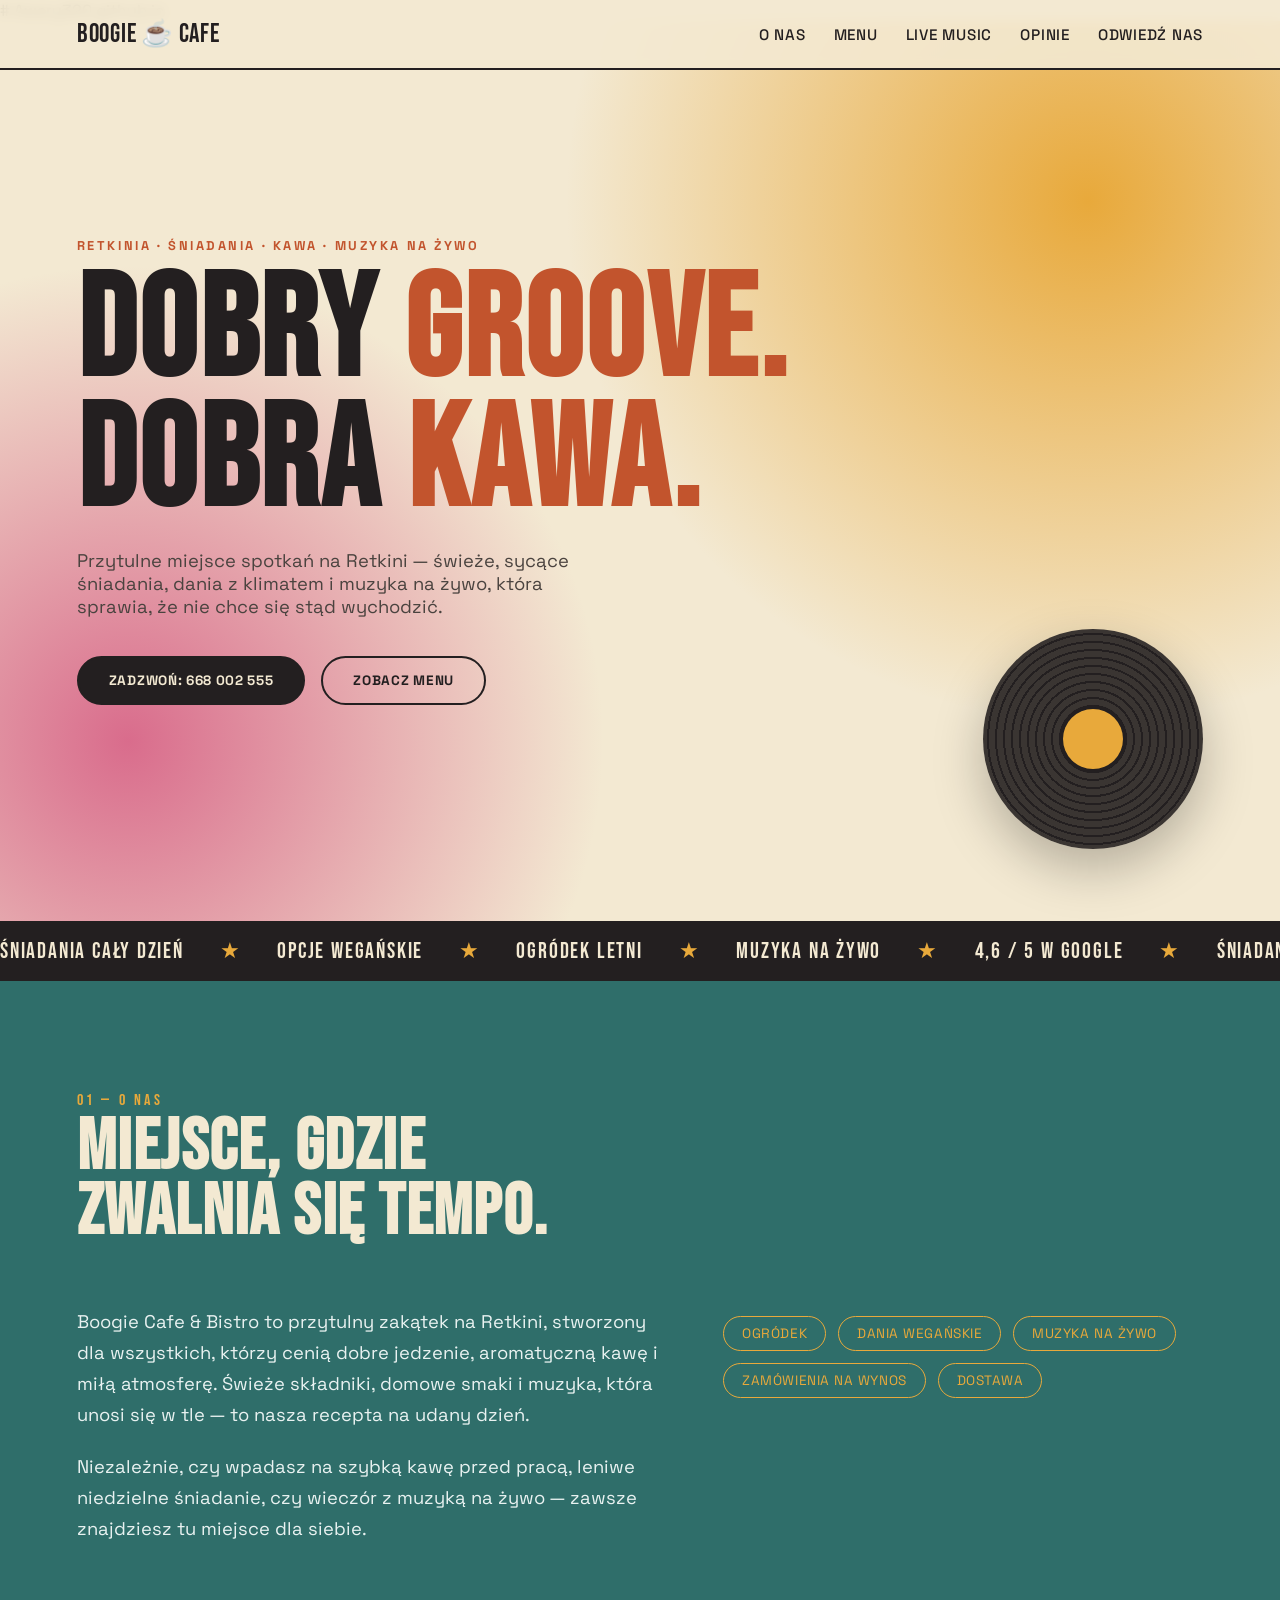
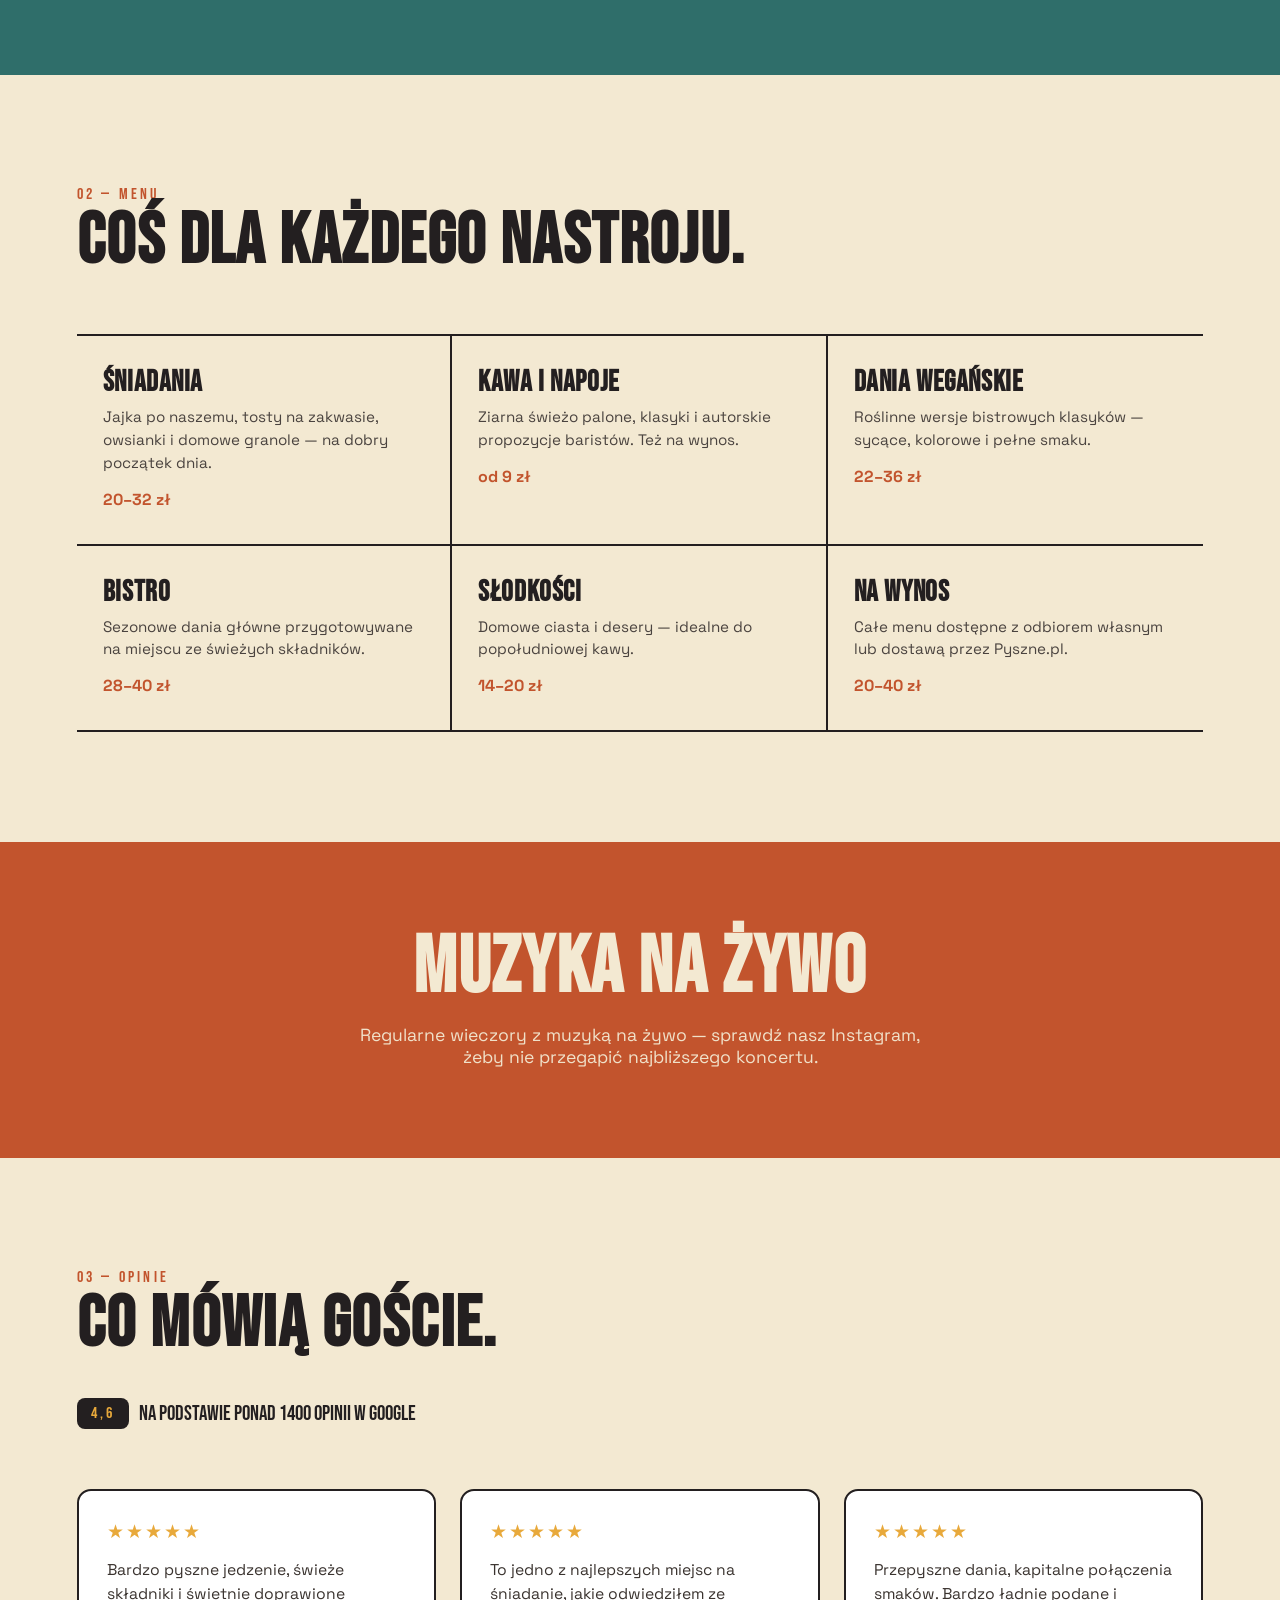
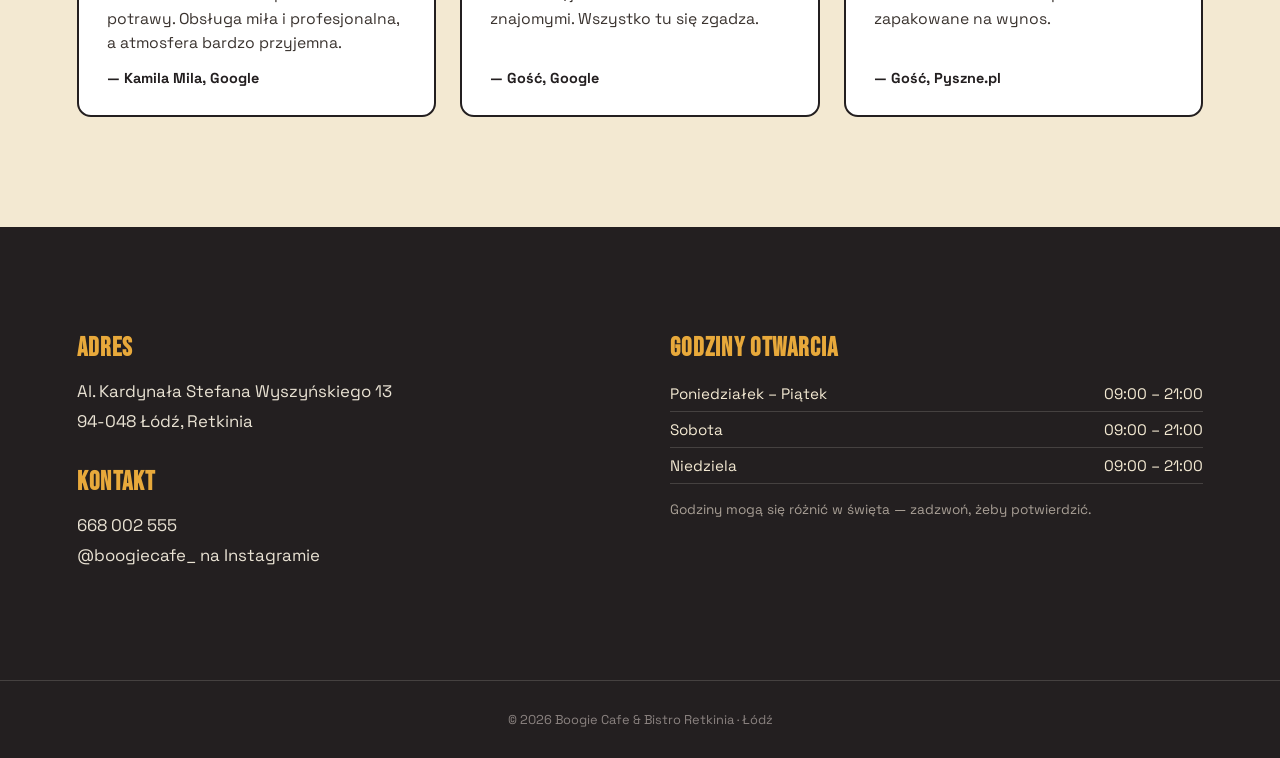
<file: README.html>
# Awery320.github.io
<!DOCTYPE html>
<html lang="pl">
<head>
<meta charset="UTF-8">
<meta name="viewport" content="width=device-width, initial-scale=1.0">
<title>Boogie Cafe & Bistro Retkinia</title>
<style>
  @import url('https://fonts.googleapis.com/css2?family=Bebas+Neue&family=Space+Grotesk:wght@400;500;700&display=swap');

  :root{
    --cream:#F3E9D2;
    --ink:#231F20;
    --mustard:#E8A93B;
    --rust:#C2542D;
    --teal:#2F6E6A;
    --pink:#D96C8C;
  }
  *{box-sizing:border-box; margin:0; padding:0;}
  html{scroll-behavior:smooth;}
  body{
    background:var(--cream);
    color:var(--ink);
    font-family:'Space Grotesk', sans-serif;
    overflow-x:hidden;
  }
  h1,h2,h3,.display{
    font-family:'Bebas Neue', sans-serif;
    letter-spacing:0.02em;
    line-height:0.9;
  }
  a{color:inherit; text-decoration:none;}

  /* --- Nav --- */
  nav{
    position:fixed; top:0; left:0; right:0; z-index:100;
    display:flex; justify-content:space-between; align-items:center;
    padding:18px 6vw;
    background:rgba(243,233,210,0.9);
    backdrop-filter:blur(6px);
    border-bottom:2px solid var(--ink);
  }
  nav .logo{font-family:'Bebas Neue'; font-size:1.6rem; letter-spacing:0.03em;}
  nav ul{list-style:none; display:flex; gap:28px;}
  nav ul li a{font-weight:500; font-size:0.95rem; text-transform:uppercase; letter-spacing:0.05em; position:relative;}
  nav ul li a::after{
    content:''; position:absolute; bottom:-4px; left:0; width:0%; height:2px; background:var(--rust);
    transition:width 0.25s ease;
  }
  nav ul li a:hover::after{width:100%;}
  @media (max-width:700px){ nav ul{display:none;} }

  /* --- Hero --- */
  .hero{
    min-height:100vh;
    display:flex; flex-direction:column; justify-content:center;
    padding:0 6vw;
    position:relative;
    background:
      radial-gradient(circle at 85% 20%, var(--mustard) 0%, transparent 40%),
      radial-gradient(circle at 10% 80%, var(--pink) 0%, transparent 35%),
      var(--cream);
  }
  .hero .eyebrow{
    font-weight:700; text-transform:uppercase; letter-spacing:0.2em;
    font-size:0.8rem; color:var(--rust); margin-bottom:14px;
  }
  .hero h1{
    font-size:clamp(3.5rem, 12vw, 9rem);
    color:var(--ink);
  }
  .hero h1 span{color:var(--rust);}
  .hero .sub{
    max-width:520px; margin-top:22px; font-size:1.15rem; color:#4a433f;
  }
  .hero .cta-row{
    margin-top:38px; display:flex; gap:16px; flex-wrap:wrap;
  }
  .btn{
    display:inline-block; padding:14px 30px;
    border:2px solid var(--ink); border-radius:40px;
    font-weight:700; text-transform:uppercase; letter-spacing:0.05em; font-size:0.85rem;
    transition:transform 0.2s ease, background 0.2s ease, color 0.2s ease;
  }
  .btn.solid{ background:var(--ink); color:var(--cream); }
  .btn:hover{ transform:translateY(-3px); }
  .btn.solid:hover{ background:var(--rust); border-color:var(--rust); }
  .btn.outline:hover{ background:var(--ink); color:var(--cream); }

  .vinyl{
    position:absolute; right:6vw; bottom:8vh;
    width:220px; height:220px; border-radius:50%;
    background:repeating-radial-gradient(circle, var(--ink) 0 2px, #3a3532 2px 8px);
    box-shadow:0 20px 50px rgba(0,0,0,0.25);
    animation:spin 12s linear infinite;
  }
  .vinyl::after{
    content:''; position:absolute; top:50%; left:50%; width:60px; height:60px;
    background:var(--mustard); border-radius:50%; transform:translate(-50%,-50%);
    box-shadow:0 0 0 4px var(--ink);
  }
  @keyframes spin{ to{ transform:rotate(360deg); } }
  @media (max-width:800px){ .vinyl{ display:none; } }

  /* --- Marquee strip --- */
  .marquee{
    background:var(--ink); color:var(--cream);
    overflow:hidden; white-space:nowrap; padding:14px 0;
    border-top:2px solid var(--ink); border-bottom:2px solid var(--ink);
  }
  .marquee div{
    display:inline-block; animation:scroll 22s linear infinite;
    font-family:'Bebas Neue'; font-size:1.4rem; letter-spacing:0.08em;
  }
  .marquee span{ margin:0 30px; color:var(--mustard); }
  @keyframes scroll{ from{ transform:translateX(0); } to{ transform:translateX(-50%); } }

  /* --- Section generic --- */
  section{ padding:110px 6vw; }
  .section-head{ margin-bottom:60px; }
  .section-head .num{ font-family:'Bebas Neue'; color:var(--rust); font-size:1rem; letter-spacing:0.2em; }
  .section-head h2{ font-size:clamp(2.5rem, 6vw, 4.5rem); margin-top:6px; }

  /* --- About --- */
  .about{ background:var(--teal); color:var(--cream); }
  .about .section-head .num{ color:var(--mustard); }
  .about-grid{ display:grid; grid-template-columns:1.1fr 0.9fr; gap:60px; align-items:start; }
  .about p{ font-size:1.15rem; line-height:1.7; margin-bottom:20px; color:#e9f2f1; }
  .tags{ display:flex; flex-wrap:wrap; gap:12px; margin-top:10px; }
  .tag{
    border:1.5px solid var(--mustard); color:var(--mustard);
    padding:8px 18px; border-radius:30px; font-size:0.85rem; text-transform:uppercase; letter-spacing:0.04em;
  }
  @media (max-width:800px){ .about-grid{ grid-template-columns:1fr; } }

  /* --- Menu --- */
  .menu{ background:var(--cream); }
  .menu-grid{ display:grid; grid-template-columns:repeat(3,1fr); gap:0; border-top:2px solid var(--ink); }
  .menu-item{
    border-bottom:2px solid var(--ink); border-right:2px solid var(--ink);
    padding:34px 26px; transition:background 0.25s ease;
  }
  .menu-item:nth-child(3n){ border-right:none; }
  .menu-item:hover{ background:var(--mustard); }
  .menu-item h3{ font-size:1.8rem; margin-bottom:10px; }
  .menu-item p{ font-size:0.95rem; color:#4a433f; line-height:1.5; }
  .menu-item .price{ display:block; margin-top:14px; font-weight:700; color:var(--rust); }
  @media (max-width:800px){
    .menu-grid{ grid-template-columns:1fr; }
    .menu-item{ border-right:none; }
  }

  /* --- Live music strip --- */
  .live{
    background:var(--rust); color:var(--cream); text-align:center;
    padding:90px 6vw;
  }
  .live h2{ font-size:clamp(2.5rem, 8vw, 5rem); }
  .live p{ max-width:560px; margin:20px auto 0; font-size:1.1rem; opacity:0.95; }

  /* --- Reviews --- */
  .reviews{ background:var(--cream); }
  .review-grid{ display:grid; grid-template-columns:repeat(3,1fr); gap:24px; }
  .review-card{
    background:#fff; border:2px solid var(--ink); border-radius:14px; padding:28px;
    display:flex; flex-direction:column; gap:14px;
  }
  .stars{ color:var(--mustard); font-size:1.2rem; letter-spacing:2px; }
  .review-card p{ font-size:0.98rem; line-height:1.55; color:#3a332f; }
  .review-card .who{ font-weight:700; font-size:0.9rem; margin-top:auto; }
  @media (max-width:800px){ .review-grid{ grid-template-columns:1fr; } }

  .rating-badge{
    display:inline-flex; align-items:center; gap:10px; margin-top:40px;
    font-family:'Bebas Neue'; font-size:1.3rem;
  }
  .rating-badge .num{ background:var(--ink); color:var(--mustard); padding:6px 14px; border-radius:8px; }

  /* --- Visit / Contact --- */
  .visit{ background:var(--ink); color:var(--cream); }
  .visit-grid{ display:grid; grid-template-columns:1fr 1fr; gap:60px; }
  .visit h3{ color:var(--mustard); font-size:1.6rem; margin-bottom:16px; letter-spacing:0.05em; }
  .visit p, .visit a{ font-size:1.05rem; line-height:1.8; color:#e9e2d3; }
  .hours-row{ display:flex; justify-content:space-between; border-bottom:1px solid #454140; padding:8px 0; font-size:0.95rem; }
  @media (max-width:800px){ .visit-grid{ grid-template-columns:1fr; } }

  footer{
    text-align:center; padding:30px; background:var(--ink); color:#8b8380;
    font-size:0.8rem; border-top:1px solid #454140;
  }
</style>
</head>
<body>

<nav>
  <div class="logo">BOOGIE ☕ CAFE</div>
  <ul>
    <li><a href="#about">O nas</a></li>
    <li><a href="#menu">Menu</a></li>
    <li><a href="#live">Live music</a></li>
    <li><a href="#reviews">Opinie</a></li>
    <li><a href="#visit">Odwiedź nas</a></li>
  </ul>
</nav>

<section class="hero">
  <div class="eyebrow">Retkinia · Śniadania · Kawa · Muzyka na żywo</div>
  <h1>DOBRY <span>GROOVE.</span><br>DOBRA <span>KAWA.</span></h1>
  <p class="sub">Przytulne miejsce spotkań na Retkini — świeże, sycące śniadania, dania z klimatem i muzyka na żywo, która sprawia, że nie chce się stąd wychodzić.</p>
  <div class="cta-row">
    <a class="btn solid" href="tel:668002555">Zadzwoń: 668 002 555</a>
    <a class="btn outline" href="#menu">Zobacz menu</a>
  </div>
  <div class="vinyl"></div>
</section>

<div class="marquee">
  <div>ŚNIADANIA CAŁY DZIEŃ <span>★</span> OPCJE WEGAŃSKIE <span>★</span> OGRÓDEK LETNI <span>★</span> MUZYKA NA ŻYWO <span>★</span> 4,6 / 5 W GOOGLE <span>★</span> ŚNIADANIA CAŁY DZIEŃ <span>★</span> OPCJE WEGAŃSKIE <span>★</span> OGRÓDEK LETNI <span>★</span> MUZYKA NA ŻYWO <span>★</span> 4,6 / 5 W GOOGLE <span>★</span></div>
</div>

<section class="about" id="about">
  <div class="section-head">
    <div class="num">01 — O NAS</div>
    <h2>Miejsce, gdzie<br>zwalnia się tempo.</h2>
  </div>
  <div class="about-grid">
    <div>
      <p>Boogie Cafe & Bistro to przytulny zakątek na Retkini, stworzony dla wszystkich, którzy cenią dobre jedzenie, aromatyczną kawę i miłą atmosferę. Świeże składniki, domowe smaki i muzyka, która unosi się w tle — to nasza recepta na udany dzień.</p>
      <p>Niezależnie, czy wpadasz na szybką kawę przed pracą, leniwe niedzielne śniadanie, czy wieczór z muzyką na żywo — zawsze znajdziesz tu miejsce dla siebie.</p>
    </div>
    <div>
      <div class="tags">
        <span class="tag">Ogródek</span>
        <span class="tag">Dania wegańskie</span>
        <span class="tag">Muzyka na żywo</span>
        <span class="tag">Zamówienia na wynos</span>
        <span class="tag">Dostawa</span>
      </div>
    </div>
  </div>
</section>

<section class="menu" id="menu">
  <div class="section-head">
    <div class="num">02 — MENU</div>
    <h2>Coś dla każdego nastroju.</h2>
  </div>
  <div class="menu-grid">
    <div class="menu-item">
      <h3>Śniadania</h3>
      <p>Jajka po naszemu, tosty na zakwasie, owsianki i domowe granole — na dobry początek dnia.</p>
      <span class="price">20–32 zł</span>
    </div>
    <div class="menu-item">
      <h3>Kawa i napoje</h3>
      <p>Ziarna świeżo palone, klasyki i autorskie propozycje baristów. Też na wynos.</p>
      <span class="price">od 9 zł</span>
    </div>
    <div class="menu-item">
      <h3>Dania wegańskie</h3>
      <p>Roślinne wersje bistrowych klasyków — sycące, kolorowe i pełne smaku.</p>
      <span class="price">22–36 zł</span>
    </div>
    <div class="menu-item">
      <h3>Bistro</h3>
      <p>Sezonowe dania główne przygotowywane na miejscu ze świeżych składników.</p>
      <span class="price">28–40 zł</span>
    </div>
    <div class="menu-item">
      <h3>Słodkości</h3>
      <p>Domowe ciasta i desery — idealne do popołudniowej kawy.</p>
      <span class="price">14–20 zł</span>
    </div>
    <div class="menu-item">
      <h3>Na wynos</h3>
      <p>Całe menu dostępne z odbiorem własnym lub dostawą przez Pyszne.pl.</p>
      <span class="price">20–40 zł</span>
    </div>
  </div>
</section>

<section class="live" id="live">
  <h2>MUZYKA NA ŻYWO</h2>
  <p>Regularne wieczory z muzyką na żywo — sprawdź nasz Instagram, żeby nie przegapić najbliższego koncertu.</p>
</section>

<section class="reviews" id="reviews">
  <div class="section-head">
    <div class="num">03 — OPINIE</div>
    <h2>Co mówią goście.</h2>
    <div class="rating-badge"><span class="num">4,6</span> na podstawie ponad 1400 opinii w Google</div>
  </div>
  <div class="review-grid">
    <div class="review-card">
      <div class="stars">★★★★★</div>
      <p>Bardzo pyszne jedzenie, świeże składniki i świetnie doprawione potrawy. Obsługa miła i profesjonalna, a atmosfera bardzo przyjemna.</p>
      <div class="who">— Kamila Mila, Google</div>
    </div>
    <div class="review-card">
      <div class="stars">★★★★★</div>
      <p>To jedno z najlepszych miejsc na śniadanie, jakie odwiedziłem ze znajomymi. Wszystko tu się zgadza.</p>
      <div class="who">— Gość, Google</div>
    </div>
    <div class="review-card">
      <div class="stars">★★★★★</div>
      <p>Przepyszne dania, kapitalne połączenia smaków. Bardzo ładnie podane i zapakowane na wynos.</p>
      <div class="who">— Gość, Pyszne.pl</div>
    </div>
  </div>
</section>

<section class="visit" id="visit">
  <div class="visit-grid">
    <div>
      <h3>Adres</h3>
      <p>Al. Kardynała Stefana Wyszyńskiego 13<br>94-048 Łódź, Retkinia</p>
      <h3 style="margin-top:34px;">Kontakt</h3>
      <p><a href="tel:668002555">668 002 555</a><br><a href="https://www.instagram.com/boogiecafe_/" target="_blank">@boogiecafe_ na Instagramie</a></p>
    </div>
    <div>
      <h3>Godziny otwarcia</h3>
      <div class="hours-row"><span>Poniedziałek – Piątek</span><span>09:00 – 21:00</span></div>
      <div class="hours-row"><span>Sobota</span><span>09:00 – 21:00</span></div>
      <div class="hours-row"><span>Niedziela</span><span>09:00 – 21:00</span></div>
      <p style="margin-top:14px; font-size:0.85rem; color:#a89f95;">Godziny mogą się różnić w święta — zadzwoń, żeby potwierdzić.</p>
    </div>
  </div>
</section>

<footer>
  © 2026 Boogie Cafe & Bistro Retkinia · Łódź
</footer>

</body>
</html>
</file>
<file: css/style.css>
@font-face {
  font-family: 'Ashing';
  src: url('../assets/fonts/typogama-ahsing.otf') format('opentype');
  font-display: swap;
}

@font-face {
  font-family: 'Atavian';
  src: url('../assets/fonts/Atavian-REGULAR.otf') format('opentype');
  font-display: swap;
}

:root {
  color: #f5f5f5;
  background: #f7f7f7;
  font-family: Arial, Helvetica, sans-serif;
  font-synthesis: none;
  --page-pad: clamp(1.2rem, 4vw, 2.6rem);
  --container: min(1440px, calc(100% - (var(--page-pad) * 2)));
  --section-gap: clamp(4rem, 8vw, 7.5rem);
  --frame-gap: clamp(30px, 3.1vw, 54px);
  --ink: #02000A;
  --muted: #5c5661;
  --line: rgba(2, 0, 10, 0.14);
}

body,
body * {
  font-family: Arial, Helvetica, sans-serif;
}

body {
  user-select: none;
  background: #f7f7f7;
  color: var(--ink);
  transition: background-color 900ms cubic-bezier(.16, 1, .3, 1), color 900ms cubic-bezier(.16, 1, .3, 1);
}

body.page-dark {
  background: #1a1a1a;
  color: #f7f5f0;
}

body, html {
  -webkit-user-select: none;
}

* { box-sizing: border-box; }

body {
  -webkit-touch-callout: none;
}

html,
body {
  width: 100%;
  min-width: 320px;
  min-height: 100%;
  height: auto;
  margin: 0;
  overflow-x: clip;
  background: #f7f7f7;
  color: var(--ink);
  font-family: Arial, Helvetica, sans-serif;
  scroll-behavior: smooth;
  scroll-padding-top: 96px;
  -webkit-overflow-scrolling: touch;
}

html {
  scroll-snap-type: none;
}

img {
  display: block;
  max-width: 100%;
}

html {
  scrollbar-width: none;
}

html::-webkit-scrollbar {
  display: none;
}

button,
a { color: inherit; font: inherit; }
button { padding: 0; border: 0; cursor: pointer; }
a { text-decoration: none; }
button:focus-visible,
a:focus-visible { outline: 1px solid #fff; outline-offset: 5px; }

.page {
  position: relative;
  width: 100%;
  height: 100vh;
  min-height: 100vh;
  overflow: hidden;
  touch-action: pan-y;
  background: #000;
}

.hero {
  position: relative;
  background: #0c0d0f;
}

.blank-section {
  width: 100%;
  height: 100svh;
  background: #000;
}

.editorial-shell {
  background: #f7f7f7;
  padding: clamp(14px, 2vw, 24px) var(--page-pad) 0;
}

.gallery-strip {
  display: grid;
  grid-template-columns: repeat(3, minmax(0, 1fr));
  gap: clamp(12px, 1.2vw, 18px);
  width: var(--container);
  margin: 0 auto;
  padding: 0 0 clamp(12px, 2vw, 18px);
}

.gallery-card {
  position: relative;
  display: block;
  overflow: hidden;
  aspect-ratio: 1.28;
  background: #c9c1b7;
}

.gallery-card img {
  display: block;
  width: 100%;
  height: 100%;
  object-fit: cover;
  filter: contrast(1.06) saturate(.75) brightness(.96);
}

.gallery-card span {
  position: absolute;
  top: 14px;
  left: 14px;
  z-index: 1;
  padding: 8px 12px 7px;
  background: rgba(247, 247, 247, .9);
  color: #1f1d1b;
  font-family: Arial, sans-serif;
  font-size: 10px;
  letter-spacing: .12em;
  text-transform: uppercase;
}

.kustom-section {
  background: #000;
  padding: clamp(72px, 10vw, 150px) clamp(24px, 4vw, 64px) clamp(44px, 6vw, 80px);
  min-height: min(64vh, 620px);
}

.kustom-header {
  width: min(100%, 1500px);
  margin: 0 auto;
}

.kustom-header h2 {
  margin: 0;
  color: #f3f2ee;
  font-family: 'Atavian', Arial, sans-serif;
  font-size: clamp(64px, 7vw, 180px);
  font-weight: 400;
  line-height: .8;
  letter-spacing: -.07em;
  text-transform: capitalize;
}

.kustom-header h2 span {
  display: block;
  margin-top: 10px;
  font-family: 'Atavian', Arial, sans-serif;
  letter-spacing: -.06em;
}

.kustom-meta {
  width: min(100%, 1500px);
  margin: clamp(80px, 12vh, 150px) auto 0;
  padding-top: 18px;
  border-top: 1px solid rgba(255, 255, 255, .12);
}

.kustom-meta p {
  margin: 0;
  color: rgba(255, 255, 255, .7);
  font-family: Arial, sans-serif;
  font-size: 10px;
  letter-spacing: .18em;
  text-transform: uppercase;
}

.blank-footer {
  width: 100%;
  height: 45svh;
  background: #000;
}

.instagram-section {
  min-height: 0;
  padding: clamp(52px, 7vh, 76px) clamp(24px, 7vw, 120px) clamp(44px, 6vh, 68px);
  background: #f7f7f7;
  color: #111;
}

.instagram-heading,
.instagram-grid {
  width: min(100%, 1580px);
  margin-right: auto;
  margin-left: auto;
}

.instagram-heading { display: flex; align-items: end; justify-content: space-between; gap: 24px; margin-bottom: clamp(26px, 4vh, 42px); }
.instagram-heading h2 { margin: 0; font-family: 'Atavian', Arial, sans-serif; font-size: clamp(40px, 5.5vw, 82px); font-weight: 400; letter-spacing: -.06em; line-height: .86; }
.instagram-heading a { padding-bottom: 4px; color: #686861; font-family: Arial, sans-serif; font-size: 12px; letter-spacing: .08em; text-transform: uppercase; transition: color 180ms ease; }
.instagram-heading a:hover { color: #111; }
.instagram-heading a span { display: inline-block; margin-left: 4px; font-size: 16px; }

.instagram-grid { display: grid; grid-template-columns: repeat(3, minmax(0, 1fr)); gap: clamp(10px, 1.2vw, 18px); }
.instagram-card { position: relative; display: block; aspect-ratio: 4 / 3; overflow: hidden; background: #181b1b; }
.instagram-card::after { position: absolute; inset: 0; content: ''; background: linear-gradient(180deg, transparent 58%, rgba(0, 0, 0, .56)); pointer-events: none; }
.instagram-card img { display: block; width: 100%; height: 100%; object-fit: cover; transition: transform 700ms cubic-bezier(.16, 1, .3, 1), filter 700ms cubic-bezier(.16, 1, .3, 1), opacity 700ms ease; }
.instagram-card:hover img { transform: scale(1.02); filter: brightness(.86) saturate(1.02); }
.instagram-card span { position: absolute; z-index: 1; bottom: 20px; left: 20px; padding: 10px 12px 9px; background: #f7f7f7; color: #202322; font-family: Arial, sans-serif; font-size: 10px; letter-spacing: .12em; text-transform: uppercase; }

.kustom-section { width: auto; margin: 0; padding: clamp(64px, 10vw, 150px) clamp(24px, 4vw, 64px) clamp(44px, 7vw, 90px); }
.kustom-section .instagram-heading { margin-bottom: 26px; }
.kustom-section .instagram-heading h2 { font-size: clamp(36px, 4.5vw, 68px); }
.kustom-section .instagram-grid { max-width: 420px; margin-left: 0; grid-template-columns: minmax(0, 1fr); }
.kustom-section .instagram-card { width: 100%; }
.kustom-placeholder { display: grid; place-items: center; border: 1px dashed rgba(17, 17, 17, .35); background: rgba(17, 17, 17, .035); }
.kustom-placeholder span { position: static; padding: 0; background: transparent; color: #686861; font-size: 10px; }

.page-loader {
  position: fixed;
  top: 0;
  left: 0;
  width: 100vw;
  height: 100vh;
  z-index: 2000;
  display: grid;
  place-items: center;
  background: #0d0d0d;
  opacity: 1;
  pointer-events: none;
  overflow: hidden;
  filter: blur(0);
  animation: loader-fade 1.2s cubic-bezier(.16, 1, .3, 1) forwards;
}

.page-loader::before {
  content: "";
  position: absolute;
  inset: 0;
  background: rgba(255, 255, 255, .02);
  opacity: 0;
}

.page-loader-brand {
  position: relative;
  z-index: 1;
  font-family: 'Atavian', Arial, sans-serif;
  font-size: clamp(28px, 2vw, 40px);
  line-height: 1;
  letter-spacing: .14em;
  text-transform: uppercase;
  color: #f4f1eb;
  opacity: 0;
  filter: blur(18px);
  animation: title-in 0.7s cubic-bezier(.16, 1, .3, 1) .08s forwards, title-out 0.5s ease .78s forwards;
}

.light-mode-prompt {
  position: fixed;
  right: clamp(16px, 3vw, 36px);
  bottom: clamp(16px, 3vw, 36px);
  z-index: 2100;
  display: grid;
  gap: 14px;
  width: min(390px, calc(100vw - 32px));
  padding: 20px;
  border: 1px solid rgba(255, 255, 255, .16);
  background: rgba(15, 15, 16, .96);
  color: #f7f5f0;
  box-shadow: 0 12px 40px rgba(0, 0, 0, .28);
}

.light-mode-prompt[hidden] {
  display: none;
}

.light-mode-prompt h2,
.light-mode-prompt p {
  margin: 0;
}

.light-mode-prompt h2 {
  font-size: 15px;
  font-weight: 500;
}

.light-mode-prompt p {
  margin-top: 6px;
  color: rgba(247, 245, 240, .7);
  font-size: 13px;
  line-height: 1.5;
}

.light-mode-prompt-actions {
  display: flex;
  align-items: center;
  gap: 14px;
}

.light-mode-prompt-actions button {
  min-height: 36px;
  padding: 0 12px;
  font-size: 12px;
}

.light-mode-prompt-enable {
  background: #f7f5f0;
  color: #111;
}

.light-mode-prompt-dismiss {
  background: transparent;
  color: rgba(247, 245, 240, .72);
}

@keyframes loader-fade {
  0% {
    opacity: 1;
    filter: blur(0);
  }
  80% {
    opacity: 1;
    filter: blur(0);
  }
  100% {
    opacity: 0;
    filter: blur(14px);
  }
}

@keyframes title-in {
  0% {
    opacity: 0;
    filter: blur(18px);
  }
  100% {
    opacity: 1;
    filter: blur(0);
  }
}

@keyframes title-out {
  0% {
    opacity: 1;
    filter: blur(0);
  }
  100% {
    opacity: 0;
    filter: blur(16px);
  }
}

@keyframes header-reveal {
  0% {
    opacity: 0;
    transform: translateY(-14px);
  }
  30% {
    opacity: 0.45;
  }
  100% {
    opacity: 1;
    transform: translateY(0);
  }
}

.hero-liquid-bg {
  position: absolute;
  inset: 0;
  overflow: hidden;
  width: 100%;
  height: 100%;
  pointer-events: none;
  z-index: 1;
}

.hero-flow-canvas {
  position: absolute;
  inset: 0;
  display: block;
  width: 100%;
  height: 100%;
}

.personal-home .hero-liquid-bg::after {
  position: absolute;
  z-index: 1;
  inset: -12%;
  content: '';
  background:
    radial-gradient(ellipse at 18% 24%, rgba(0, 225, 255, .62), transparent 38%),
    radial-gradient(ellipse at 78% 24%, rgba(208, 55, 255, .52), transparent 36%),
    radial-gradient(ellipse at 72% 78%, rgba(255, 91, 48, .48), transparent 40%),
    radial-gradient(ellipse at 28% 80%, rgba(255, 195, 59, .36), transparent 36%);
  background-size: 140% 140%;
  background-position: 0% 0%;
  filter: saturate(1.25);
  mix-blend-mode: screen;
  opacity: .8;
  animation: hero-color-drift 24s ease-in-out infinite alternate;
}

@keyframes hero-color-drift {
  0% {
    background-position: 0% 0%;
    transform: scale(1.04) translate3d(-1%, -1%, 0);
  }
  50% {
    background-position: 100% 42%;
    transform: scale(1.12) translate3d(1%, 1%, 0);
  }
  100% {
    background-position: 35% 100%;
    transform: scale(1.07) translate3d(-1%, 2%, 0);
  }
}

.personal-home.is-animation-paused .hero-liquid-bg::after,
html.vfx-disabled .personal-home .hero-liquid-bg::after {
  animation-play-state: paused;
}

@media (prefers-reduced-motion: reduce) {
  .personal-home .hero-liquid-bg::after {
    animation: none;
  }
}

.personal-home .intro { width: min(92vw, 900px); }
.personal-home .intro,
.personal-home .intro-link,
.personal-home .media-controls,
.personal-home .sound-button { z-index: 10; }
.personal-home .intro h1,
.personal-home .intro .eyebrow {
  position: relative;
  z-index: 10;
}
.personal-home .media-controls .media-button {
  position: relative;
  z-index: 10;
}
.personal-home .eyebrow { margin-bottom: 1.1rem; letter-spacing: .16em; }
.personal-home h1 { font-size: clamp(3rem, 9vw, 8rem); letter-spacing: -.055em; }

.personal-home .site-header { color: #f3f2ef; }
.personal-home .header-link { color: rgba(243, 242, 239, .76); }
.personal-home .header-link:hover,
.personal-home .header-link:focus-visible { color: #fff; }
.personal-home .menu-button span { background: #f3f2ef; }
.personal-home .envelope-button { color: #f3f2ef; }
.personal-home .eyebrow { color: rgba(243, 242, 239, .68); }
.personal-home h1 { color: #f3f2ef; }
.personal-home .media-controls,
.personal-home .sound-button { color: #f3f2ef; }
.personal-home .sound-button svg,
.personal-home .sound-button path,
.personal-home .sound-button line,
.personal-home .sound-button polyline,
.personal-home .sound-button rect {
  stroke: #f3f2ef;
  color: #f3f2ef;
}

.site-header {
  --header-surface: #f7f7f7;
  position: fixed;
  z-index: 1000;
  top: 0;
  right: 0;
  left: 0;
  height: 62px;
  padding: 0 var(--frame-gap);
  display: grid;
  grid-template-columns: minmax(0, 1fr) auto auto auto minmax(0, 1fr);
  align-items: center;
  column-gap: 1rem;
  background: transparent;
  backdrop-filter: none;
  -webkit-backdrop-filter: none;
  border-bottom: 1px solid transparent;
  color: #f2f2f2;
  opacity: 0;
  transform: translateY(-14px);
  animation: header-reveal 1.5s cubic-bezier(.16, 1, .3, 1) .22s both;
  transition: background-color 760ms cubic-bezier(.16, 1, .3, 1), color 760ms cubic-bezier(.16, 1, .3, 1), box-shadow 760ms cubic-bezier(.16, 1, .3, 1), backdrop-filter 760ms cubic-bezier(.16, 1, .3, 1), border-color 760ms cubic-bezier(.16, 1, .3, 1);
}

.header-side {
  display: flex;
  align-items: center;
  height: 100%;
  min-width: 0;
}

.header-side--left {
  justify-self: start;
}

.header-side--right {
  justify-self: end;
  justify-content: flex-end;
}

.header-link--left {
  justify-self: end;
  margin: 0 0.25rem 0 0;
}

.header-link--right {
  justify-self: start;
  margin: 0 0 0 0.25rem;
}

.site-header.is-scrolled {
  background: var(--header-surface);
  backdrop-filter: none;
  -webkit-backdrop-filter: none;
  border-bottom-color: transparent;
  color: #111;
  box-shadow: none;
  filter: drop-shadow(0 5px 9px rgba(0,0,0,.16));
}

.site-header.is-scrolled .menu-button span { background: #111; }
.site-header.is-scrolled .envelope-button,
.site-header.is-scrolled .header-link { color: #111; }

.header-link {
  position: relative;
  display: inline-flex;
  align-items: center;
  justify-content: center;
  min-height: 28px;
  padding: 0.5rem 0.15rem;
  color: rgba(255, 255, 255, 0.8);
  font-family: Arial, Helvetica, sans-serif;
  font-size: 8px;
  letter-spacing: 0.15em;
  text-transform: uppercase;
  transform: translateY(4px);
  transition: color 200ms ease, opacity 200ms ease;
}

.header-link--left,
.header-link--right {
  white-space: nowrap;
}

.header-link::after {
  content: "";
  position: absolute;
  left: 0;
  right: 0;
  bottom: 0;
  height: 1px;
  background: currentColor;
  transform: scaleX(0);
  transform-origin: center;
  transition: transform 240ms ease, opacity 240ms ease;
  opacity: 0.8;
}

.header-link:hover::after,
.header-link:focus-visible::after,
.header-link:hover,
.header-link:focus-visible {
  color: #fff;
  transform: translateY(4px) none;
}

.header-link:hover::after,
.header-link:focus-visible::after {
  transform: scaleX(1);
}

.site-header.is-scrolled .header-link::after {
  background: #111;
}

.site-header.is-scrolled .header-link:hover,
.site-header.is-scrolled .header-link:focus-visible {
  color: #111;
}

.site-header.is-scrolled .header-link {
  color: rgba(17, 17, 17, 0.7);
}

.site-header.is-scrolled .header-link:hover,
.site-header.is-scrolled .header-link:focus-visible {
  color: #111;
}

.header-link.is-active,
.header-link[aria-current='page'] {
  color: #fff;
}

.header-link.is-active::after,
.header-link[aria-current='page']::after {
  transform: scaleX(1);
  opacity: 1;
}

.site-header.is-scrolled .header-link.is-active,
.site-header.is-scrolled .header-link[aria-current='page'] {
  color: #111;
}

.site-header.is-scrolled .header-link.is-active::after,
.site-header.is-scrolled .header-link[aria-current='page']::after {
  transform: scaleX(1);
  opacity: 1;
}

.menu-button,
.envelope-button {
  position: relative;
  width: 18px;
  height: 18px;
  background: transparent;
  opacity: .78;
  transform: none;
  transition: color 760ms cubic-bezier(.16, 1, .3, 1), opacity 300ms ease, transform 220ms ease;
}

.envelope-button {
  display: inline-flex;
  align-items: center;
  justify-content: center;
  cursor: pointer;
}

.menu-button {
  position: relative;
  display: flex;
  align-items: center;
  justify-content: center;
  gap: 0;
  z-index: 1100;
}

.menu-button span {
  position: absolute;
  left: 50%;
  width: 18px;
  height: 1px;
  background: #fff;
  box-shadow: none;
  transform: translateX(-50%);
  transform-origin: center;
  transition: transform 220ms ease, opacity 220ms ease, background-color 760ms cubic-bezier(.16, 1, .3, 1);
}

.menu-button span:first-child { top: 5px; }
.menu-button span:last-child { top: 12px; }

.site-nav {
  position: fixed;
  inset: 0;
  z-index: 1000;
  display: block;
  pointer-events: none;
  visibility: hidden;
  opacity: 0;
  background: rgba(2, 0, 10, 0.24);
  transition: opacity 300ms ease, visibility 300ms ease;
}

.site-nav.is-open {
  visibility: visible;
  opacity: 1;
  pointer-events: auto;
}

.site-nav-panel {
  position: absolute;
  top: 0;
  right: 0;
  width: min(380px, 84vw);
  height: 100%;
  display: flex;
  flex-direction: column;
  justify-content: flex-start;
  align-items: stretch;
  gap: 0;
  padding: 5.4rem clamp(1.2rem, 4vw, 2.4rem) 1.8rem;
  background: rgba(247, 247, 247, 0.97);
  border-left: 1px solid rgba(2, 0, 10, 0.12);
  box-shadow: -20px 0 60px rgba(0, 0, 0, 0.16);
  overflow-y: auto;
  transform: translateX(105%);
  transition: transform 360ms cubic-bezier(.16, 1, .3, 1);
}

.site-nav-panel::before {
  content: 'Menu';
  display: block;
  margin: 0 0 1rem;
  color: #111;
  font-family: 'Atavian', Arial, sans-serif;
  font-size: clamp(1.8rem, 2.5vw, 2.4rem);
  font-weight: 400;
  letter-spacing: -.04em;
  line-height: 1;
}

.site-nav.is-open .site-nav-panel {
  transform: translateX(0);
}

.melancholia-popup {
  width: max-content;
  max-width: calc(100vw - 2rem);
  padding: 1.5rem;
  border: 1px solid rgba(2, 0, 10, .12);
  background: #f7f7f7;
  color: #111;
  box-shadow: 0 18px 64px rgba(0, 0, 0, .24);
  opacity: 0;
  filter: blur(12px);
  transform: translateY(8px) scale(.97);
  transition: opacity 420ms cubic-bezier(.16, 1, .3, 1), filter 420ms cubic-bezier(.16, 1, .3, 1), transform 420ms cubic-bezier(.16, 1, .3, 1);
}
.melancholia-popup[open] {
  opacity: 1;
  filter: blur(0);
  transform: translateY(0) scale(1);
}
.melancholia-popup.is-closing {
  opacity: 0;
  filter: blur(12px);
  transform: translateY(8px) scale(.97);
}
.melancholia-popup::backdrop {
  background: rgba(2, 0, 10, 0);
  backdrop-filter: blur(0);
  transition: background-color 420ms ease, backdrop-filter 420ms ease;
}
.melancholia-popup[open]::backdrop {
  background: rgba(2, 0, 10, .38);
  backdrop-filter: blur(6px);
}
.melancholia-popup.is-closing::backdrop {
  background: rgba(2, 0, 10, 0);
  backdrop-filter: blur(0);
}
.melancholia-popup-content {
  position: relative;
  display: grid;
  justify-items: center;
  gap: .8rem;
}
.melancholia-popup-content h2 {
  margin: 0;
  font-family: 'Atavian', Arial, sans-serif;
  font-size: .85rem;
  font-weight: 400;
  letter-spacing: .08em;
  text-transform: uppercase;
}
.melancholia-popup-content iframe {
  display: block;
  border: 0;
}
.melancholia-popup-close {
  position: absolute;
  top: -1.4rem;
  right: -1.2rem;
  display: grid;
  width: 1.8rem;
  height: 1.8rem;
  place-items: center;
  border: 0;
  background: transparent;
  color: inherit;
  font: 1.35rem/1 Arial, sans-serif;
  cursor: pointer;
}

.about-story-panel {
  position: relative;
  width: min(980px, 100%);
  margin: 0 auto;
}

.about-story-grid {
  display: grid;
  grid-template-columns: minmax(0, 1fr);
  grid-template-rows: repeat(3, 100svh);
  gap: 0;
}

.about-story-grid section {
  position: relative;
  align-self: start;
  width: min(335px, 100%);
  animation: about-story-float 6s ease-in-out infinite;
  translate: var(--about-story-parallax-x, 0px) var(--about-story-parallax-y, 0px);
  will-change: opacity, filter, translate;
}

.about-story-grid section.is-expanded {
  z-index: 2;
}

.about-story-grid section:nth-child(1) {
  grid-column: 1;
  grid-row: 1;
  justify-self: end;
}

.about-story-grid section:nth-child(2) {
  grid-column: 1;
  grid-row: 2;
  justify-self: start;
  animation-delay: -2s;
}

.about-story-grid section:nth-child(3) {
  grid-column: 1;
  grid-row: 3;
  justify-self: end;
  animation-delay: -4s;
}

@keyframes about-story-float {
  0%, 100% {
    transform: translateY(0);
  }
  50% {
    transform: translateY(-6px);
  }
}

.about-story-grid section > .about-story-preview,
.about-story-detail p {
  margin: 0;
  color: #171717;
  font-family: Arial, Helvetica, sans-serif;
  font-size: clamp(.9rem, 1.1vw, 1.05rem);
  line-height: 1.55;
}

.about-story-detail {
  position: absolute;
  top: 0;
  left: auto;
  right: auto;
  box-sizing: border-box;
  width: min(380px, calc((100vw - 3rem) / 2));
  padding: 1rem 1.05rem;
  overflow: hidden;
  opacity: 0;
  clip-path: inset(0 100% 0 0);
  transform: translateX(var(--about-story-detail-start-x, 0px));
  border: 1px solid rgba(247, 247, 247, .28);
  background: #171923;
  box-shadow: 0 12px 36px rgba(23, 21, 18, .2);
  transition: transform 420ms cubic-bezier(.16, 1, .3, 1), clip-path 420ms cubic-bezier(.16, 1, .3, 1), opacity 240ms ease, border-color 240ms ease;
}

.about-story-detail::before {
  position: absolute;
  inset: -12%;
  content: '';
  background:
    radial-gradient(ellipse at 18% 24%, rgba(0, 225, 255, .78), transparent 38%),
    radial-gradient(ellipse at 78% 24%, rgba(208, 55, 255, .68), transparent 36%),
    radial-gradient(ellipse at 72% 78%, rgba(255, 91, 48, .62), transparent 40%),
    radial-gradient(ellipse at 28% 80%, rgba(255, 195, 59, .55), transparent 36%);
  background-size: 140% 140%;
  background-position: 0% 0%;
  filter: saturate(1.25);
  mix-blend-mode: screen;
  opacity: .95;
  animation: hero-color-drift 24s ease-in-out infinite alternate;
  pointer-events: none;
}

.about-copy .about-story-detail p {
  position: relative;
  z-index: 1;
  color: #f7f7f7;
  text-shadow: 0 1px 5px rgba(0, 0, 0, .35);
}

.about-story-grid section:nth-child(odd) .about-story-detail {
  right: calc(100% + 3rem);
  --about-story-detail-start-x: 1.5rem;
  clip-path: inset(0 0 0 100%);
}

.about-story-grid section:nth-child(even) .about-story-detail {
  left: calc(100% + 3rem);
  --about-story-detail-start-x: -1.5rem;
  clip-path: inset(0 100% 0 0);
}

.about-story-grid section.is-expanded .about-story-detail {
  opacity: 1;
  border-color: rgba(247, 247, 247, .42);
  clip-path: inset(0);
  transform: translateX(0);
}

.about-story-grid .about-story-toggle {
  display: flex;
  align-items: center;
  justify-content: center;
  gap: .75rem;
  width: 100%;
  margin-top: 1.5rem;
  padding: 13px 12px 12px;
  font-size: 11px;
  letter-spacing: .04em;
}

.about-story-toggle [data-about-story-toggle-icon] {
  transition: transform 320ms cubic-bezier(.16, 1, .3, 1);
}

@media (max-width: 760px) {
  .about-story-grid {
    grid-template-columns: 1fr;
    grid-template-rows: repeat(3, 100svh);
    gap: 0;
  }

  .about-story-grid section,
  .about-story-grid section:nth-child(n) {
    grid-column: 1;
    grid-row: auto;
    justify-self: center;
    width: calc(100% - 1.5rem);
  }

  .about-story-grid section .about-story-detail,
  .about-story-grid section:nth-child(n) .about-story-detail {
    top: calc(100% + 2.5rem);
    left: 0;
    right: auto;
    width: 100%;
  }
}

@media (prefers-reduced-motion: reduce) {
  .about-story-panel,
  .about-story-grid section,
  .about-story-detail,
  .about-story-detail::before,
  .about-story-toggle [data-about-story-toggle-icon] {
    transition: none;
    animation: none;
  }
}

html.vfx-disabled .about-story-panel,
html.vfx-disabled .about-story-grid section,
html.vfx-disabled .about-story-detail,
html.vfx-disabled .about-story-detail::before,
html.vfx-disabled .about-story-toggle [data-about-story-toggle-icon] {
  transition: none;
  animation: none;
}

.personal-home.is-animation-paused .about-story-detail::before {
  animation-play-state: paused;
}

html.vfx-disabled .about-story-grid section {
  translate: none;
  opacity: 1 !important;
  filter: none !important;
}

.site-nav a {
  position: relative;
  display: flex;
  align-items: center;
  width: 100%;
  min-height: clamp(2rem, 3.2vw, 2.8rem);
  padding: 0.5rem 0;
  color: rgba(17, 17, 17, 0.48);
  font-family: Arial, Helvetica, sans-serif;
  font-size: clamp(1.2rem, 2.1vw, 1.7rem);
  font-weight: 400;
  letter-spacing: -.04em;
  line-height: 1;
  border-top: 1px solid rgba(2, 0, 10, 0.12);
  opacity: 0;
  visibility: hidden;
  transform: translateY(14px);
  transition: opacity 250ms ease, transform 250ms ease, visibility 250ms ease, color 200ms ease;
  transition-delay: calc(var(--i) * 70ms);
}

.site-nav a:last-child {
  border-bottom: 1px solid rgba(2, 0, 10, 0.12);
}

.site-nav-footer {
  margin-top: auto;
  padding-top: 1.1rem;
  border-top: 1px solid rgba(2, 0, 10, 0.12);
  color: rgba(17, 17, 17, 0.75);
  font-family: Arial, Helvetica, sans-serif;
  font-size: 0.64rem;
  letter-spacing: 0.12em;
  text-transform: uppercase;
  opacity: 0;
  visibility: hidden;
  transform: translateY(12px);
  transition: opacity 250ms ease, transform 250ms ease, visibility 250ms ease;
  transition-delay: calc(var(--i) * 70ms);
}

.site-nav .site-nav-footer a {
  display: inline;
  width: auto;
  min-height: 0;
  padding: 0;
  color: inherit;
  font: inherit;
  letter-spacing: inherit;
  line-height: inherit;
  border: 0;
  opacity: 1;
  visibility: visible;
  transform: none;
  transition: none;
}

.site-nav-settings {
  display: grid;
  gap: 0;
  margin-top: 1.1rem;
  padding-top: 0.8rem;
  border-top: 1px solid rgba(2, 0, 10, 0.12);
}

.site-nav-settings h2 {
  margin: 0 0 0.45rem;
  color: #111;
  font-size: 0.64rem;
  font-weight: 400;
  letter-spacing: 0.12em;
  text-transform: uppercase;
}

.site-setting-toggle,
.site-setting-volume {
  display: flex;
  align-items: center;
  justify-content: space-between;
  gap: 1rem;
  min-height: 2rem;
  color: rgba(17, 17, 17, 0.72);
  font-size: 0.72rem;
  letter-spacing: 0.04em;
}

.site-setting-toggle input {
  width: 1rem;
  height: 1rem;
  margin: 0;
  accent-color: #171717;
  cursor: pointer;
}

.site-setting-volume input {
  width: 44%;
  min-width: 100px;
  margin: 0;
  accent-color: #171717;
  cursor: pointer;
}

.site-setting-toggle:focus-within,
.site-setting-volume:focus-within {
  color: #111;
}

.site-nav a:hover,
.site-nav a:focus-visible {
  color: rgba(17, 17, 17, 0.8);
}

.site-nav.is-open a,
.site-nav.is-open .site-nav-footer {
  opacity: 1;
  visibility: visible;
  transform: translateY(0);
}

@media (max-width: 760px) {
  .header-side {
    min-width: auto;
    gap: 0.5rem;
  }

  .header-link {
    font-size: 8px;
    letter-spacing: 0.1em;
  }
}

@media (max-width: 600px) {
  .page {
    height: 100svh;
    min-height: 100svh;
  }

  .site-header {
    top: 0;
    right: 0;
    left: 0;
    height: calc(62px + env(safe-area-inset-top));
    padding: env(safe-area-inset-top) max(20px, env(safe-area-inset-right)) 0 max(20px, env(safe-area-inset-left));
    grid-template-columns: minmax(44px, 1fr) auto minmax(44px, 1fr);
  }

  .site-header .header-link {
    display: none;
  }

  .header-side--left {
    justify-self: start;
  }

  .header-side--right {
    justify-self: end;
  }

  .personal-home h1 {
    font-size: clamp(36px, 11vw, 52px);
  }

  .personal-home .intro {
    width: calc(100% - 32px);
  }

  .site-nav {
    position: fixed;
    top: 98px;
    left: 0;
    right: 0;
    z-index: 999;
    width: 100%;
    background: transparent;
    visibility: hidden;
    opacity: 0;
    pointer-events: none;
    display: flex;
    justify-content: center;
    padding: 0.75rem 0 0;
  }

  .site-nav.is-open {
    visibility: visible;
    opacity: 1;
    pointer-events: auto;
  }

  .site-nav-panel {
    position: relative;
    top: 0;
    right: auto;
    width: min(100% - 20px, 420px);
    height: auto;
    margin: 0 auto;
    padding: 0 0.9rem;
    background: rgba(247, 247, 247, 0.98);
    border: 1px solid rgba(2, 0, 10, 0.12);
    border-radius: 16px;
    box-shadow: 0 18px 36px rgba(0, 0, 0, 0.12);
    transform: translateY(-8px);
    opacity: 0;
    max-height: 0;
    overflow-y: auto;
    transition: transform 220ms ease, opacity 220ms ease, max-height 220ms ease, padding 220ms ease;
  }

  .site-nav.is-open .site-nav-panel {
    opacity: 1;
    max-height: min(82svh, 760px);
    padding: 0 0.9rem 0.7rem;
    transform: translateY(0);
  }

  .site-nav-panel::before {
    margin: 0.9rem 0 0.7rem;
    font-size: 1.6rem;
  }

  .site-nav a {
    min-height: 1.9rem;
    padding: 0.4rem 0;
    font-size: 0.96rem;
    letter-spacing: -.02em;
    opacity: 1;
    visibility: visible;
    transform: none;
    transition: color 200ms ease;
  }

  .site-nav a:last-child {
    border-bottom: 1px solid rgba(2, 0, 10, 0.12);
  }

  .site-nav-footer {
    opacity: 1;
    visibility: visible;
    transform: none;
    font-size: 0.52rem;
    letter-spacing: 0.08em;
    padding-top: 0.7rem;
  }

  .site-nav-settings {
    margin-top: 0.7rem;
    padding-top: 0.55rem;
  }

  .site-setting-toggle,
  .site-setting-volume {
    min-height: 1.8rem;
    font-size: 0.68rem;
  }
}



.menu-button[aria-expanded='true'] span:first-child {
  transform: translateX(-50%) rotate(45deg);
  top: 12px;
}

.menu-button[aria-expanded='true'] span:last-child {
  transform: translateX(-50%) rotate(-45deg);
  top: 12px;
}

.logo {
  position: relative;
  top: 0;
  left: 0;
  transform: none;
  justify-self: center;
  color: inherit;
  font-family: 'Ashing', 'Brush Script MT', cursive !important;
  font-size: clamp(22px, 2.2vw, 30px);
  line-height: 1;
  letter-spacing: .06em;
  white-space: nowrap;
  transition: color 760ms cubic-bezier(.16, 1, .3, 1);
}

.logo sup {
  position: relative;
  top: -.55em;
  margin-left: 2px;
  font-family: Arial, sans-serif;
  font-size: .3em;
  letter-spacing: 0;
}

.envelope-button { margin-top: 4px; color: #eee; }
.envelope-button svg { display: block; width: 20px; height: 20px; }

.media-controls {
  position: absolute;
  z-index: 1;
  bottom: clamp(24px, 4.1vh, 44px);
  left: var(--frame-gap);
  display: flex;
  gap: 20px;
  color: #eee;
}

.media-button {
  width: 20px;
  height: 20px;
  background: transparent;
  opacity: .78;
  transition: opacity 180ms ease, transform 180ms ease;
}

.media-button:hover { opacity: 1; }
.media-button:active { transform: scale(.84); }
.media-button svg { display: block; width: 20px; height: 20px; }
.sound-button {
  position: absolute;
  z-index: 1;
  right: var(--frame-gap);
  bottom: clamp(24px, 4.1vh, 44px);
  color: #fff;
}
.play-icon { display: none; fill: currentColor; }

.play-button[aria-pressed='true'] .pause-icon { display: none; }
.play-button[aria-pressed='true'] .play-icon,
.play-button[aria-pressed='false'] .pause-icon { animation: media-pop 180ms ease both; }
.play-button[aria-pressed='true'] .play-icon { display: block; }
.sound-button svg,
.sound-button path,
.sound-button line,
.sound-button polyline,
.sound-button rect {
  stroke: #fff;
  color: #fff;
}
.sound-button[aria-pressed='true'] svg,
.sound-button[aria-pressed='false'] svg { animation: media-pop 180ms ease both; }
.sound-button[aria-pressed='true'] .sound-wave { display: none; }
.sound-button[aria-pressed='false'] .sound-slash { display: none; }

@keyframes media-pop {
  0% { opacity: .35; transform: scale(.72); }
  70% { opacity: 1; transform: scale(1.08); }
  100% { opacity: 1; transform: scale(1); }
}

@media (prefers-reduced-motion: reduce) {
  .media-button,
  .music-player-button { transition: none; }
  .play-button[aria-pressed='true'] .play-icon,
  .play-button[aria-pressed='false'] .pause-icon,
  .sound-button[aria-pressed='true'] svg,
  .sound-button[aria-pressed='false'] svg { animation: none; }
}

.music-player {
  position: fixed;
  z-index: 20;
  left: calc(50% - 22px);
  bottom: clamp(20px, 3vh, 32px);
  display: flex;
  width: 44px;
  flex-direction: column;
  align-items: stretch;
  color: #202020;
  opacity: 0;
  visibility: hidden;
  transform: translateY(12px);
  pointer-events: none;
  transition: opacity 320ms ease, transform 520ms cubic-bezier(.16, 1, .3, 1), visibility 0s linear 520ms;
}

.music-player.is-visible {
  opacity: 1;
  visibility: visible;
  transform: translateY(0);
  pointer-events: auto;
  transition-delay: 0s;
}

.music-player-expand-toggle {
  position: relative;
  z-index: 1;
  display: flex;
  width: 44px;
  height: 6px;
  min-height: 6px;
  align-self: center;
  align-items: center;
  justify-content: center;
  padding: 0;
  border: 0;
  border-radius: 4px;
  background: #f7f7f7;
  box-shadow: 0 3px 12px rgba(0, 0, 0, .3), 0 1px 3px rgba(0, 0, 0, .22);
  color: #202020;
  cursor: pointer;
  overflow: hidden;
  translate: var(--magnet-x, 0px) var(--magnet-y, 0px);
  transition: width 220ms ease, height 220ms ease, min-height 220ms ease, border-radius 220ms ease, translate 560ms cubic-bezier(.22, 1.35, .36, 1), transform 220ms ease, background-color 220ms ease, color 220ms ease, box-shadow 220ms ease;
  will-change: translate;
}

.music-player-expand-toggle,
.music-player-tiktok {
  display: none !important;
}

.music-player-expand-toggle::after {
  position: absolute;
  width: 14px;
  height: 2px;
  border-radius: 1px;
  background: currentColor;
  content: '';
}

.music-player.is-approaching .music-player-expand-toggle,
.music-player:focus-within .music-player-expand-toggle {
  width: 38px;
  height: 38px;
  min-height: 38px;
  border-radius: 0;
  background: #f7f7f7;
  box-shadow: 0 8px 24px rgba(0, 0, 0, .24);
  color: #202020;
}

.music-player-expand-toggle:hover {
  background: #214536;
  color: #f7f5f0;
  box-shadow: 0 8px 22px rgba(33, 69, 54, .3);
}

.music-player-expand-toggle:active { transform: translateY(0) scale(.98); }
.music-player-expand-toggle.is-magnetized {
  z-index: 2;
  transition: translate 110ms ease-out, transform 220ms ease, background-color 220ms ease, color 220ms ease, box-shadow 220ms ease;
}

.music-player-tiktok {
  position: absolute;
  bottom: 0;
  left: calc(100% + 8px);
  z-index: 1;
  display: flex;
  width: 44px;
  height: 6px;
  min-height: 6px;
  align-items: center;
  justify-content: center;
  overflow: hidden;
  border-radius: 4px;
  background: #f7f7f7;
  box-shadow: 0 3px 12px rgba(0, 0, 0, .3), 0 1px 3px rgba(0, 0, 0, .22);
  color: #202020;
  text-decoration: none;
  translate: var(--magnet-x, 0px) var(--magnet-y, 0px);
  transition: width 220ms ease, height 220ms ease, min-height 220ms ease, border-radius 220ms ease, translate 560ms cubic-bezier(.22, 1.35, .36, 1), transform 220ms ease, background-color 220ms ease, color 220ms ease, box-shadow 220ms ease;
  will-change: translate;
}

.music-player-tiktok::after {
  position: absolute;
  width: 14px;
  height: 2px;
  border-radius: 1px;
  background: currentColor;
  content: '';
}

.music-player-tiktok svg {
  width: 17px;
  height: 17px;
  opacity: 0;
  transition: opacity 160ms ease;
}

.music-player.is-approaching .music-player-tiktok,
.music-player:focus-within .music-player-tiktok {
  width: 38px;
  height: 38px;
  min-height: 38px;
  border-radius: 0;
  background: #f7f7f7;
  box-shadow: 0 8px 24px rgba(0, 0, 0, .24);
  color: #202020;
}

.music-player.is-approaching .music-player-tiktok::after,
.music-player:focus-within .music-player-tiktok::after {
  opacity: 0;
}

.music-player.is-approaching .music-player-tiktok svg,
.music-player:focus-within .music-player-tiktok svg {
  opacity: 1;
}

.music-player-tiktok:hover {
  background: #214536;
  color: #f7f5f0;
  box-shadow: 0 8px 22px rgba(33, 69, 54, .3);
}

.music-player-tiktok:active { transform: translateY(0) scale(.98); }
.music-player-tiktok.is-magnetized {
  z-index: 2;
  transition: translate 110ms ease-out, transform 220ms ease, background-color 220ms ease, color 220ms ease, box-shadow 220ms ease;
}

@media (hover: none), (pointer: coarse) {
  .music-player-expand-toggle {
    width: 38px;
    height: 38px;
    min-height: 38px;
    border-radius: 0;
    background: #f7f7f7;
    box-shadow: 0 8px 24px rgba(0, 0, 0, .24);
    color: #202020;
  }
  .music-player-expand-toggle::after,
  .music-player-tiktok::after { opacity: 0; }
  .music-player-tiktok {
    width: 38px;
    height: 38px;
    min-height: 38px;
    border-radius: 0;
    background: #f7f7f7;
    box-shadow: 0 8px 24px rgba(0, 0, 0, .24);
    color: #202020;
  }
  .music-player-tiktok svg { opacity: 1; }
}

.music-player-details {
  position: absolute;
  bottom: calc(100% + 12px);
  left: 50%;
  width: min(180px, calc(100vw - 40px));
  display: block;
  visibility: hidden;
  opacity: 0;
  pointer-events: none;
  transform: translate(-50%, 8px);
  filter: blur(6px);
  background: #f7f7f7;
  box-shadow: 0 14px 30px rgba(0, 0, 0, .2);
  transition: opacity 260ms ease, filter 360ms ease, transform 320ms ease, visibility 0s linear 360ms;
}

.music-player.is-expanded .music-player-details {
  visibility: visible;
  opacity: 1;
  pointer-events: auto;
  transform: translate(-50%, 0);
  filter: blur(0);
  transition-delay: 0s;
}

.music-player-details-content {
  padding: 9px 10px 8px;
}

.music-player .music-player-status { color: #8b2418; }
.music-player-volume-slider { accent-color: #202020; }
.music-player-expand-toggle:focus-visible,
.music-player-tiktok:focus-visible { outline: 1px solid #202020; outline-offset: 4px; }
.music-player-details :focus-visible { outline-color: #202020; }

.music-visualizer {
  position: fixed;
  z-index: 9;
  top: 62px;
  left: 50%;
  display: block;
  width: min(76vw, 680px);
  height: clamp(40px, 7vh, 64px);
  opacity: 0;
  transform: translateX(-50%) rotate(180deg);
  translate: 0 -14px;
  mix-blend-mode: difference;
  visibility: hidden;
  mask-image: linear-gradient(to right, transparent, #000 10%, #000 90%, transparent);
  -webkit-mask-image: linear-gradient(to right, transparent, #000 10%, #000 90%, transparent);
  pointer-events: none;
  transition: opacity 320ms ease, translate 520ms cubic-bezier(.16, 1, .3, 1), visibility 0s linear 520ms;
}

html.visualizer-disabled .music-visualizer {
  display: none;
}

.music-visualizer.is-visible {
  opacity: 1;
  translate: 0 0;
  visibility: visible;
  transition-delay: 0s;
}

.music-player-control-row {
  display: flex;
  align-items: center;
  justify-content: space-between;
  gap: 8px;
}
.music-player-controls {
  display: flex;
  align-items: center;
  justify-content: center;
  gap: 8px;
  height: 20px;
}

.music-player-button {
  display: grid;
  width: 20px;
  height: 20px;
  place-items: center;
  background: transparent;
  color: inherit;
  opacity: .8;
  transition: opacity 180ms ease, transform 180ms ease;
}

.music-player-button:hover { opacity: 1; }
.music-player-button:active { transform: scale(.88); }
.music-player-button svg { display: block; width: 14px; height: 14px; }
.music-player-toggle svg { width: 17px; height: 17px; }
.music-player-pause-icon { display: none !important; }
.music-player-toggle[aria-pressed='true'] .music-player-play-icon { display: none; }
.music-player-toggle[aria-pressed='true'] .music-player-pause-icon { display: block !important; }
.music-player-muted-icon { display: none; }
.music-player-mute[aria-pressed='true'] .music-player-muted-icon { display: block; }
.music-player-volume {
  display: flex;
  align-items: center;
  justify-content: flex-end;
  gap: 4px;
  min-width: 0;
}

.music-player-volume .music-player-button { flex: 0 0 20px; }
.music-player-volume-slider {
  width: 56px;
  min-width: 32px;
  height: 10px;
  margin: 0;
  accent-color: #202020;
  cursor: pointer;
}

.music-player-volume-slider:focus-visible { outline: 1px solid #202020; outline-offset: 3px; }
.music-player-author {
  display: inline-flex;
  align-items: center;
  gap: 4px;
  margin: 0 0 7px auto;
  color: rgba(17, 17, 17, .58);
  font-size: 8px;
  letter-spacing: .06em;
  text-transform: lowercase;
  transition: color 180ms ease;
}

.music-player-author:hover { color: #202020; }
.music-player-status { margin: 0; color: #8b2418; font-size: 9px; }
.music-player-status:empty { display: none; }
.music-player-button:focus-visible { outline: 1px solid #202020; outline-offset: 3px; }

.intro {
  position: absolute;
  z-index: 1;
  top: 50%;
  left: 50%;
  width: min(90vw, 700px);
  text-align: center;
  transform: translate(-50%, -50%);
}

.eyebrow { margin: 0 0 11px; color: #d7d7d7; font-family: 'Atavian', Arial, sans-serif; font-size: clamp(8px, .68vw, 10px); font-weight: 400; letter-spacing: .02em; text-transform: uppercase; }

h1 { margin: 0; color: #f1f1f1; font-family: 'Atavian', Arial, sans-serif; font-size: clamp(42px, 4.2vw, 60px); font-weight: 400; line-height: .91; letter-spacing: .01em; text-transform: uppercase; }

.intro-link { --contact-green: #214536; position: absolute; z-index: 1; bottom: calc(clamp(24px, 4.1vh, 44px) - 5px); left: 50%; display: block; width: min(260px, 100%); margin: 0; padding: 10px 10px 9px; background: #f7f7f7; color: #202020; font-family: 'Atavian', Arial, sans-serif; font-size: 9px; line-height: 1.1; letter-spacing: .04em; text-align: center; text-transform: uppercase; transform: translateX(-50%); transition: transform 220ms ease, background-color 220ms ease, color 220ms ease, box-shadow 220ms ease; }
.intro-link:hover { background: var(--contact-green); color: #f7f5f0; box-shadow: 0 10px 30px rgba(0, 0, 0, .28); transform: translate(-50%, -3px); }
.intro-link:active { background: #193629; box-shadow: 0 3px 10px rgba(0, 0, 0, .22); transform: translate(-50%, 0) scale(.98); }

@media (max-width: 600px) {
  .intro { top: 50%; }
  .music-player { bottom: 16px; }
  .intro-link {
    bottom: calc(clamp(24px, 4.1vh, 44px) - 8px);
    width: min(68vw, 300px);
    padding: 12px 14px 11px;
    border: 1px solid rgba(17, 17, 17, 0.12);
    border-radius: 0;
    background: rgba(247, 247, 247, 0.96);
    box-shadow: 0 14px 28px rgba(0, 0, 0, 0.12);
    color: #111;
    font-size: 9px;
    letter-spacing: .12em;
    text-transform: uppercase;
  }

  .intro-link:hover { transform: translate(-50%, -3px); }
  .intro-link:active { transform: translate(-50%, 0) scale(.98); }

  .about-section { padding: 88px 24px 64px; }
  .about-main { display: block; margin-top: 44px; }
  .about-image img { height: 115vw; max-height: 520px; }
  .about-copy { padding-top: 42px; }
  .about-copy .about-lead { font-size: clamp(28px, 8vw, 38px); }
  .about-facts { margin-top: 42px; }
  .about-facts div { grid-template-columns: 100px 1fr; gap: 12px; }
  .instagram-section { padding: 52px 24px 44px; }
  .instagram-heading { display: block; margin-bottom: 28px; }
  .instagram-heading h2 { font-size: clamp(42px, 13vw, 64px); }
  .instagram-heading a { display: inline-block; margin-top: 24px; }
  .instagram-grid { grid-template-columns: 1fr; gap: 16px; }
  .instagram-card { aspect-ratio: 4 / 3; }
  .kustom-section { margin-top: 52px; padding: 28px 24px 44px; }
  .kustom-section .instagram-heading h2 { font-size: clamp(38px, 11vw, 56px); }
  .kustom-section .instagram-grid { max-width: none; }
}

.section { position: relative; z-index: 1; padding: var(--section-gap) var(--page-pad); transition: background-color 900ms cubic-bezier(.16, 1, .3, 1), color 900ms cubic-bezier(.16, 1, .3, 1); }
.reveal,
.section,
.about-grid,
.work-item,
.instagram-card,
.camera-showcase,
.contact-inner {
  opacity: 1;
  transform: none;
  transition: none;
}

html.vfx-disabled .section-parallax-glow > span,
html.vfx-disabled .about-feature .about-parallax-shape,
html.vfx-disabled .about-title-word-inner,
html.vfx-disabled .closing-pattern-frame,
html.vfx-disabled .closing-pattern-plus,
html.vfx-disabled .about-feature .about-copy-scroll,
html.vfx-disabled .future-goal-cell,
html.vfx-disabled .social-title,
html.vfx-disabled .instagram-feature .instagram-layout-item,
html.vfx-disabled .contact-links > div,
html.vfx-disabled .contact-links a,
html.vfx-disabled .melancholia-popup,
html.vfx-disabled .page-loader,
html.vfx-disabled .page-loader-brand,
html.vfx-disabled .music-player-details {
  filter: none !important;
}

html.vfx-disabled .section-parallax-glow:not(.contact-circles) > span,
html.vfx-disabled .closing-atmosphere-glow > span::before {
  background: none !important;
}

html.vfx-disabled .closing-atmosphere-glow > span {
  filter: none;
  mix-blend-mode: normal;
}

html.vfx-disabled .closing-atmosphere-glow > span::before {
  animation: none;
}

html.vfx-disabled .about-feature .about-copy-scroll::before,
html.vfx-disabled .melancholia-popup::backdrop {
  -webkit-backdrop-filter: none;
  backdrop-filter: none;
}

html.vfx-disabled .hero-flow-canvas { opacity: 0 !important; }

html.vfx-disabled .work-item--coming-soon .work-media img {
  filter: saturate(.5) brightness(.82);
}

html.vfx-disabled .work-item--coming-soon:hover .work-media img {
  filter: saturate(.45) brightness(.76);
}

html.light-mode body:has(> .personal-home) > :not(.personal-home) {
  display: none !important;
}

html.light-mode,
html.light-mode body,
html.light-mode .personal-home {
  background: #0c0d0f;
}

html.light-mode *,
html.light-mode *::before,
html.light-mode *::after {
  animation: none !important;
  transition: none !important;
  filter: none !important;
  backdrop-filter: none !important;
  -webkit-backdrop-filter: none !important;
  scroll-behavior: auto !important;
}

html.light-mode .hero-liquid-bg,
html.light-mode .personal-home .hero-liquid-bg::after {
  display: none !important;
}

html.light-mode .personal-home .site-header {
  opacity: 1;
  transform: none;
}

html.light-mode .personal-home .intro h1,
html.light-mode .personal-home .intro .eyebrow {
  opacity: 1;
}

.reveal.is-visible,
.section.is-visible,
.about-grid.is-visible,
.work-item.is-visible,
.instagram-card.is-visible,
.camera-showcase.is-visible,
.contact-inner.is-visible {
  opacity: 1;
  transform: none;
}

.tone-a { background: #f7f7f7; color: #02000A; transition: background-color 900ms cubic-bezier(.16, 1, .3, 1), color 900ms cubic-bezier(.16, 1, .3, 1); }
.tone-b { background: #f7f7f7; color: #02000A; transition: background-color 900ms cubic-bezier(.16, 1, .3, 1), color 900ms cubic-bezier(.16, 1, .3, 1); }

body.page-dark .tone-a,
body.page-dark .tone-b,
body.page-dark .section,
body.page-dark .future-strip,
body.page-dark .contact {
  background: #1a1a1a;
  color: #f7f5f0;
}

body.page-dark .section-title,
body.page-dark .work-info h3,
body.page-dark .future-strip-title,
body.page-dark .contact-title,
body.page-dark .lede,
body.page-dark .stat-num,
body.page-dark .contact-email {
  color: #f7f5f0;
}

body.page-dark .section-sub,
body.page-dark .about-copy p,
body.page-dark .stat-label,
body.page-dark .work-desc,
body.page-dark .work-tags,
body.page-dark .contact-links a,
body.page-dark .caption,
body.page-dark .contact-email {
  color: rgba(247, 245, 240, 0.78);
}

body.page-dark .contact-email {
  border-color: rgba(255, 255, 255, 0.12);
}

body.page-dark .section-head {
  border-top-color: rgba(255, 255, 255, 0.12);
}

body.page-dark .instagram-post {
  background: rgba(255, 255, 255, 0.02);
  border-color: rgba(255, 255, 255, 0.12);
}
.section-head { max-width: var(--container); margin: 0 auto 2.8rem; position: relative; }
.section-eyebrow { font-family: 'Atavian', Arial, sans-serif; font-size: 10px; letter-spacing: .12em; text-transform: uppercase; color: #7f7a73; margin-bottom: .8rem; }
.section-title { font-family: 'Atavian', Arial, sans-serif; font-weight: 400; letter-spacing: -.04em; font-size: clamp(2.2rem, 5vw, 4rem); line-height: .98; margin: 0; }
.section-sub { margin-top: 1rem; max-width: 50ch; color: rgba(2,0,10,.7); font-size: 1rem; font-family: Arial, Helvetica, sans-serif; }
.ghost-num { position: absolute; top: -2.2rem; right: 0; z-index: 0; font-family: 'Atavian', Arial, sans-serif; font-weight: 400; font-size: clamp(4rem, 12vw, 9rem); color: transparent; -webkit-text-stroke: 1px rgba(2,0,10,.12); line-height: 1; user-select: none; }

.about-grid { max-width: var(--container); margin: 0 auto; display: grid; grid-template-columns: .8fr 1.2fr; gap: clamp(1.6rem, 5vw, 4rem); align-items: start; }
.about-portrait { position: relative; }
.about-portrait img {
  width: 100%;
  height: 100%;
  aspect-ratio: 4/5;
  object-fit: cover;
  border-radius: 2px;
  filter: contrast(1.04) saturate(.8) brightness(1.02);
}
.caption { font-family: Arial, sans-serif; font-size: 10px; letter-spacing: .08em; text-transform: uppercase; color: #686861; margin-top: .7rem; }
.lede { font-family: Arial, sans-serif; font-weight: 500; letter-spacing: -0.02em; font-size: clamp(1.4rem, 2.5vw, 2rem); line-height: 1.2; margin-bottom: 1.4rem; color: #111; }
.about-copy p { color: rgba(17, 17, 17, .78); margin-bottom: 1.1rem; max-width: 56ch; font-family: Arial, Helvetica, sans-serif; }
.about-stats { margin-top: 2.2rem; display: grid; grid-template-columns: repeat(3, minmax(0, 1fr)); gap: 1.4rem; border-top: 1px solid rgba(2,0,10,.14); padding-top: 1.8rem; }
.stat { display: flex; flex-direction: column; gap: .3rem; }
.stat-num { font-family: 'Atavian', Arial, sans-serif; font-weight: 400; letter-spacing: -.04em; font-size: clamp(1.4rem, 2vw, 2rem); color: #111; }
.stat-label { font-size: 12px; color: rgba(17,17,17,.7); line-height: 1.4; font-family: Arial, Helvetica, sans-serif; }

.about-feature {
  position: relative;
  display: block;
  min-height: 100vh;
  min-height: 100svh;
  padding: clamp(4rem, 9vh, 7rem) var(--page-pad) clamp(2rem, 4vw, 4rem);
  overflow: hidden;
  background: #f7f7f7;
}

.about-feature .section-parallax-glow,
.about-feature .about-flow-canvas {
  display: none;
}

.section-parallax-glow {
  position: absolute;
  z-index: 0;
  inset: 0;
  overflow: hidden;
  pointer-events: none;
}
.section-parallax-glow > span {
  position: absolute;
  display: block;
  width: clamp(16rem, 30vw, 31rem);
  aspect-ratio: 1;
  border-radius: 50%;
  filter: blur(clamp(20px, 3vw, 40px));
  opacity: .3;
  will-change: transform;
}
.section-parallax-glow--about > span:first-child {
  top: 10%;
  left: 8%;
  background: radial-gradient(circle, rgba(81,137,98,.72), rgba(130,165,118,.32) 48%, transparent 72%);
}
.section-parallax-glow--about > span:last-child {
  right: 4%;
  bottom: 0;
  background: radial-gradient(circle, rgba(62,111,81,.6), rgba(169,193,139,.28) 52%, transparent 74%);
}
.section-parallax-glow--future > span:first-child {
  top: 8%;
  left: 7%;
  background: radial-gradient(circle, rgba(57,112,88,.58), rgba(141,178,111,.24) 52%, transparent 74%);
}
.section-parallax-glow--future > span:last-child {
  right: 6%;
  bottom: 2%;
  background: radial-gradient(circle, rgba(91,139,102,.46), rgba(55,104,84,.28) 50%, transparent 74%);
}
.closing-atmosphere {
  --services-atmosphere-height: clamp(24rem, 55vh, 48rem);
  position: relative;
  display: grid;
  grid-template-columns: minmax(0, 1fr);
  isolation: isolate;
  overflow: clip;
  background: #0d0d0d;
}
.closing-atmosphere-glow {
  grid-area: 1 / 1;
  position: sticky;
  z-index: 0;
  align-self: start;
  top: 0;
  right: 0;
  bottom: auto;
  left: 0;
  width: 100%;
  height: 100vh;
  height: 100svh;
}
.closing-atmosphere-glow > span {
  position: absolute;
  width: clamp(28rem, 52vw, 54rem);
  filter: blur(clamp(48px, 7vw, 90px));
  mix-blend-mode: screen;
  opacity: .95;
}
.closing-atmosphere-glow > span::before {
  position: absolute;
  inset: 0;
  border-radius: 50%;
  content: '';
  animation: closing-glow-breathe 9s ease-in-out infinite alternate;
}
.closing-atmosphere-glow.is-scroll-reveal-ready > span {
  opacity: calc(.95 * var(--closing-glow-reveal, 0));
}
.closing-atmosphere-glow > span:nth-child(1) {
  top: 29%;
  left: 0;
}
.closing-atmosphere-glow > span:nth-child(1)::before {
  background: radial-gradient(circle, rgba(235,235,235,.7), rgba(160,160,160,.38) 54%, transparent 76%);
  animation-duration: 9s;
}
.closing-atmosphere-glow > span:nth-child(2) {
  top: 44%;
  right: 0;
}
.closing-atmosphere-glow > span:nth-child(2)::before {
  background: radial-gradient(circle, rgba(190,190,190,.68), rgba(110,110,110,.38) 54%, transparent 76%);
  animation-duration: 11s;
  animation-delay: -3s;
}
.closing-atmosphere-glow > span:nth-child(3) {
  top: 59%;
  left: 14%;
}
.closing-atmosphere-glow > span:nth-child(3)::before {
  background: radial-gradient(circle, rgba(210,210,210,.62), rgba(135,135,135,.34) 54%, transparent 76%);
  animation-duration: 13s;
  animation-delay: -7s;
}
.closing-atmosphere-glow > span:nth-child(4) {
  top: 74%;
  right: 8%;
}
.closing-atmosphere-glow > span:nth-child(4)::before {
  background: radial-gradient(circle, rgba(245,245,245,.64), rgba(145,145,145,.36) 54%, transparent 76%);
  animation-duration: 10s;
  animation-delay: -5s;
}
@keyframes closing-glow-breathe {
  0% { opacity: .62; }
  24% { opacity: .82; }
  51% { opacity: .68; }
  76% { opacity: 1; }
  100% { opacity: .72; }
}
.closing-atmosphere-pattern {
  grid-area: 1 / 1;
  position: absolute;
  z-index: 1;
  inset: 0;
  overflow: hidden;
  pointer-events: none;
}
.closing-pattern-frame,
.closing-pattern-plus {
  position: absolute;
  display: block;
  color: rgba(247,245,240,.11);
  filter: blur(.4px);
}
.closing-pattern-frame { border: 1px solid rgba(247,245,240,.1); }
.closing-pattern-frame:nth-child(1) {
  top: 8%;
  right: 8%;
  width: clamp(30px, 4.5vw, 68px);
  aspect-ratio: .76;
}
.closing-pattern-frame:nth-child(2) {
  top: 48%;
  right: 28%;
  width: clamp(38px, 6vw, 86px);
  aspect-ratio: 1.2;
}
.closing-pattern-frame:nth-child(3) {
  right: 9%;
  bottom: 7%;
  width: clamp(25px, 3.8vw, 54px);
  aspect-ratio: .8;
}
.closing-pattern-plus {
  font-size: clamp(13px, 1.8vw, 23px);
  font-weight: 300;
  line-height: 1;
}
.closing-pattern-plus:nth-child(4) { top: 15%; right: 23%; }
.closing-pattern-plus:nth-child(5) { top: 55%; left: 8%; }
.closing-pattern-plus:nth-child(6) { right: 9%; bottom: 16%; }
.closing-pattern-plus:nth-child(7) { left: 43%; bottom: 8%; }
.about-feature > :not(.section-parallax-glow):not(.about-parallax),
.future-goals > :not(.section-parallax-glow),
.services > :not(.section-parallax-glow),
.contact > :not(.section-parallax-glow) {
  position: relative;
  z-index: 1;
}
.services,
.contact { overflow: clip; }
.closing-atmosphere-content {
  grid-area: 1 / 1;
  position: relative;
  z-index: 2;
  min-width: 0;
}

.about-feature .about-parallax {
  position: absolute;
  z-index: 0;
  inset: 0;
  overflow: hidden;
  pointer-events: none;
}

.about-feature .about-flow-canvas {
  z-index: 0;
  opacity: .16;
  mix-blend-mode: multiply;
  -webkit-mask-image: linear-gradient(to bottom, #000 0%, #000 45%, transparent 100%);
  mask-image: linear-gradient(to bottom, #000 0%, #000 45%, transparent 100%);
}

.about-feature .about-parallax-shape {
  position: absolute;
  display: block;
  color: rgba(23, 21, 18, .34);
  filter: blur(var(--about-parallax-blur, 0px));
}

.about-feature .about-parallax-frame {
  border: 1px solid rgba(23, 21, 18, .3);
}

.about-feature .about-parallax-frame:nth-of-type(1) {
  top: 8%;
  right: 8%;
  width: clamp(42px, 6vw, 92px);
  aspect-ratio: .76;
}

.about-feature .about-parallax-frame:nth-of-type(2) {
  top: 48%;
  right: 28%;
  width: clamp(54px, 8vw, 116px);
  aspect-ratio: 1.2;
}

.about-feature .about-parallax-frame:nth-of-type(3) {
  right: 9%;
  bottom: 7%;
  width: clamp(34px, 5vw, 72px);
  aspect-ratio: .8;
}

.about-feature .about-parallax-frame:nth-of-type(4) {
  top: 23%;
  left: 17%;
  width: clamp(36px, 4vw, 62px);
  aspect-ratio: .85;
}

.about-feature .about-parallax-frame:nth-of-type(5) {
  top: 65%;
  left: 26%;
  width: clamp(44px, 5.5vw, 78px);
  aspect-ratio: 1;
}

.about-feature .about-parallax-frame:nth-of-type(6) {
  top: 82%;
  right: 32%;
  width: clamp(30px, 4vw, 56px);
  aspect-ratio: .72;
}

.about-feature .about-parallax-frame:nth-of-type(7) {
  top: 13%;
  left: 46%;
  width: clamp(36px, 4.5vw, 66px);
  aspect-ratio: .9;
}

.about-feature .about-parallax-frame:nth-of-type(8) {
  top: 34%;
  right: 16%;
  width: clamp(34px, 4vw, 58px);
  aspect-ratio: 1.05;
}

.about-feature .about-parallax-plus {
  font-family: Arial, sans-serif;
  font-size: clamp(18px, 2.5vw, 32px);
  font-weight: 300;
  line-height: 1;
}

.about-feature .about-parallax-plus:nth-of-type(7) { top: 15%; right: 23%; }
.about-feature .about-parallax-plus:nth-of-type(8) { top: 55%; left: 8%; }
.about-feature .about-parallax-plus:nth-of-type(9) { right: 9%; bottom: 16%; }
.about-feature .about-parallax-plus:nth-of-type(10) { left: 43%; bottom: 8%; }
.about-feature .about-parallax-plus:nth-of-type(11) { top: 30%; left: 45%; }
.about-feature .about-parallax-plus:nth-of-type(12) { top: 72%; right: 40%; }
.about-feature .about-parallax-plus:nth-of-type(13) { bottom: 27%; left: 19%; }
.about-feature .about-parallax-plus:nth-of-type(14) { top: 88%; right: 12%; }
.about-feature .about-parallax-plus:nth-of-type(15) { top: 6%; left: 20%; }
.about-feature .about-parallax-plus:nth-of-type(16) { top: 23%; right: 44%; }
.about-feature .about-parallax-plus:nth-of-type(17) { top: 42%; left: 12%; }

.about-feature .about-grid {
  position: static;
  display: block;
  max-width: none;
  margin: 0;
}

.about-feature .section-head {
  position: relative;
  z-index: 1;
  width: min(70%, 1100px);
  max-width: none;
  margin: clamp(2rem, 5vh, 3.5rem) 0 0;
}

.about-feature .section-title {
  max-width: 10ch;
  font-family: Arial, Helvetica, sans-serif;
  font-size: clamp(2.5rem, 4.8vw, 5.2rem);
  font-weight: 600;
  letter-spacing: -.075em;
  line-height: .92;
}

.about-feature .about-title-line {
  display: block;
}

.about-feature .about-title-word {
  display: inline-block;
  clip-path: inset(0 -.18em -.24em);
  vertical-align: top;
}

.services .about-title-line { display: block; }
.services .about-title-word {
  display: inline-block;
  clip-path: inset(0 -.18em -.24em);
  vertical-align: top;
}

.has-about-title-scroll-reveal .about-title-word-inner {
  display: inline-block;
  transform: translate3d(0, var(--about-title-progress, -110%), 0);
  filter: blur(var(--about-title-blur, 0));
  opacity: var(--about-title-opacity, 1);
  text-shadow: 0 0 18px rgba(23, 21, 18, var(--about-title-bleed, 0));
  will-change: transform, filter, opacity;
}

.about-feature .about-portrait {
  position: absolute;
  top: 25%;
  left: 66%;
  width: clamp(140px, 16vw, 270px);
}

.about-feature .about-portrait img {
  display: block;
  width: 100%;
  height: auto;
  aspect-ratio: 4 / 5;
  object-fit: cover;
}

.about-feature .about-portrait .caption {
  margin-top: .7rem;
}

.about-feature .about-copy {
  position: relative;
  z-index: 1;
  width: 100%;
  max-width: none;
  margin-top: clamp(2rem, 5vw, 4rem);
}

.about-feature .about-copy-scroll {
  position: relative;
  isolation: isolate;
  transform: none;
  filter: none;
  will-change: auto;
}

.about-feature .about-copy-scroll::before {
  display: none;
}

.about-feature .about-copy-scroll > p {
  max-width: 40ch;
  margin: 0 0 1.4rem;
  color: #111;
  font-size: clamp(.9rem, 1.1vw, 1.05rem);
  line-height: 1.55;
}

.about-feature .about-stats {
  grid-template-columns: repeat(3, minmax(0, 1fr));
  gap: .8rem;
  margin-top: 1.5rem;
  padding-top: 1rem;
}

.about-feature .stat-num {
  font-size: clamp(1rem, 1.5vw, 1.35rem);
}

.about-feature .stat-label {
  font-size: 10px;
}

.about-read-more {
  --contact-green: #214536;
  position: relative;
  display: block;
  width: min(335px, 100%);
  margin-top: 1.25rem;
  padding: 13px 12px 12px;
  background: #111;
  color: #f7f7f7;
  font-family: 'Atavian', Arial, sans-serif;
  font-size: 11px;
  line-height: 1.1;
  letter-spacing: .04em;
  text-transform: uppercase;
  text-align: center;
  translate: var(--magnet-x, 0px) var(--magnet-y, 0px);
  transition: translate 560ms cubic-bezier(.22, 1.35, .36, 1), transform 180ms ease, background-color 220ms ease, color 220ms ease, box-shadow 220ms ease;
  will-change: translate;
}

.about-read-more:hover,
.about-read-more.is-magnetized {
  background: var(--contact-green);
  color: #f7f5f0;
  box-shadow: 0 10px 30px rgba(0, 0, 0, .18);
}

.about-read-more:hover {
  translate: var(--magnet-x, 0px) calc(var(--magnet-y, 0px) - 3px);
}

.about-read-more.is-magnetized {
  transition: translate 110ms ease-out, transform 180ms ease, background-color 220ms ease, color 220ms ease, box-shadow 220ms ease;
}

.about-read-more:active {
  background: #193629;
  box-shadow: 0 3px 10px rgba(0, 0, 0, .22);
  transform: scale(.98);
}

.about.has-about-text-reveal .about-text-reveal {
  opacity: 0;
  transform: translateY(28px);
  transition: opacity 900ms cubic-bezier(.16, 1, .3, 1), transform 1100ms cubic-bezier(.16, 1, .3, 1);
  transition-delay: var(--about-reveal-delay, 0ms);
}

.about.has-about-text-reveal .about-text-reveal.is-visible {
  opacity: 1;
  transform: translateY(0);
}

@media (prefers-reduced-motion: reduce) {
  .about.has-about-text-reveal .about-text-reveal,
  .about.has-about-text-reveal .about-text-reveal.is-visible {
    opacity: 1;
    transform: none;
    transition: none;
  }
}

.visually-hidden {
  position: absolute;
  width: 1px;
  height: 1px;
  padding: 0;
  margin: -1px;
  overflow: hidden;
  clip: rect(0, 0, 0, 0);
  white-space: nowrap;
  border: 0;
}

.future-transition {
  position: relative;
  z-index: 2;
  height: clamp(22rem, 56vh, 44rem);
  margin-bottom: -2px;
  overflow: hidden;
  background: #f7f7f7;
}

.future-transition-block {
  position: absolute;
  z-index: 1;
  bottom: -2px;
  width: calc(25% + 2px);
  height: calc(100% + 4px);
  background: #0d0d0d;
  transform: scaleY(var(--block-scale, .12));
  transform-origin: bottom;
  will-change: transform;
}

.future-transition-block--one {
  left: 0;
  --block-speed: .55;
}

.future-transition-block--two {
  left: 25%;
  --block-speed: 1;
}

.future-transition-block--three {
  left: 50%;
  --block-speed: .72;
}

.future-transition-block--four {
  right: 0;
  --block-speed: .72;
}

.future-transition--light {
  background: #0d0d0d;
}

.future-transition-pattern {
  position: absolute;
  inset: 0;
}

.future-transition--light .future-transition-block {
  top: auto;
  bottom: -2px;
  background: #f7f7f7;
  transform-origin: bottom;
}

.future-transition--light .future-transition-block--one {
  --block-delay: .08;
}

.future-transition--light .future-transition-block--two {
  --block-delay: 0;
}

.future-transition--light .future-transition-block--three,
.future-transition--light .future-transition-block--four {
  --block-delay: .35;
}

@media (max-width: 800px) {
  .future-transition-block {
    width: calc(50% + 1px);
  }

  .future-transition-block--two {
    left: auto;
    right: 0;
    --block-speed: .72;
  }

  .future-transition-block--three,
  .future-transition-block--four {
    display: none;
  }
}

@media (prefers-reduced-motion: reduce) {
  .future-transition-block {
    transform: scaleY(1);
    will-change: auto;
  }
}

.future-goals {
  position: relative;
  z-index: 1;
  overflow: hidden;
  padding: clamp(6rem, 10vw, 9rem) 0 clamp(8rem, 13vw, 12rem);
  background: #0d0d0d;
  color: #f5f5f5;
}

#path .section-parallax-glow,
#path .future-marquee::before,
#path .future-marquee::after {
  display: none;
}

.future-marquee {
  position: relative;
  overflow: visible;
  width: 100%;
  padding: 0 0 .6rem;
}

.future-marquee::before,
.future-marquee::after {
  position: absolute;
  z-index: 2;
  top: -35%;
  bottom: -35%;
  width: clamp(2.5rem, 7vw, 7rem);
  content: '';
  pointer-events: none;
}

.future-marquee::before {
  left: 0;
  background: linear-gradient(to right, #0d0d0d, rgba(13, 13, 13, .72) 32%, transparent);
}

.future-marquee::after {
  right: 0;
  background: linear-gradient(to left, #0d0d0d, rgba(13, 13, 13, .72) 32%, transparent);
}

.future-marquee-track {
  position: relative;
  z-index: 1;
  display: flex;
  width: max-content;
  animation: future-marquee-scroll 34s linear infinite;
  animation-play-state: paused;
}

.future-marquee.is-active .future-marquee-track {
  animation-play-state: running;
  will-change: transform;
}

.future-marquee-track > span {
  position: relative;
  flex: 0 0 auto;
  padding-right: .12em;
  font-family: 'Atavian', Arial, sans-serif;
  font-size: clamp(4.5rem, 8vw, 9rem);
  font-weight: 400;
  letter-spacing: -.065em;
  line-height: 1.05;
  white-space: nowrap;
}

@keyframes future-marquee-scroll {
  to { transform: translateX(-50%); }
}

.future-goals-grid {
  --goal-gap: clamp(1rem, 1.7vw, 1.8rem);
  display: grid;
  grid-template-columns: repeat(4, minmax(0, 1fr));
  gap: var(--goal-gap);
  width: min(100%, 1740px);
  margin: clamp(4rem, 7vw, 6rem) auto 0;
  padding: 0 clamp(1.2rem, 3vw, 3.2rem);
}

.future-goal-cell {
  position: relative;
  min-width: 0;
}

.future-goal-cell--total {
  grid-column: 2 / -1;
}

.future-goal-cell--total .future-goal-card {
  height: 100%;
  min-height: 0;
  aspect-ratio: auto;
}

.future-goal-stat.future-goal-stat--total {
  display: grid;
  grid-template-columns: minmax(0, 1fr) auto;
  grid-template-rows: 1fr;
  align-items: center;
  gap: 1.5rem;
}

.future-goal-stat--total .future-goal-platform-name {
  grid-column: 1;
  grid-row: 1;
  align-self: start;
  font-size: clamp(.85rem, 1.2vw, 1.1rem);
}

.future-goal-stat--total strong {
  grid-column: 2;
  grid-row: 1;
  align-self: center;
  font-size: clamp(2.5rem, 3.5vw, 4rem);
  white-space: nowrap;
}

.future-goals-grid.has-future-goal-reveal .future-goal-cell {
  opacity: 0;
  filter: blur(5px);
  transition: opacity 700ms cubic-bezier(.16, 1, .3, 1), filter 700ms cubic-bezier(.16, 1, .3, 1), transform 800ms cubic-bezier(.16, 1, .3, 1);
  transition-delay: var(--future-goal-reveal-delay, 0ms);
  will-change: opacity, filter, transform;
}
.future-goals-grid.has-future-goal-reveal .future-goal-cell:nth-child(4n + 1),
.future-goals-grid.has-future-goal-reveal .future-goal-cell:nth-child(4n + 2) {
  transform: translate3d(-48px, 20px, 0);
}
.future-goals-grid.has-future-goal-reveal .future-goal-cell:nth-child(4n + 3),
.future-goals-grid.has-future-goal-reveal .future-goal-cell:nth-child(4n) {
  transform: translate3d(48px, 20px, 0);
}
.future-goals-grid.has-future-goal-reveal .future-goal-cell.is-visible {
  opacity: 1;
  filter: blur(0);
  transform: translate3d(0, 0, 0);
}

.future-goal-cell::after {
  position: absolute;
  right: calc(var(--goal-gap) / -2 - .3em);
  bottom: calc(var(--goal-gap) / -2 - .5em);
  z-index: 2;
  color: #555;
  content: '+';
  font-family: Arial, Helvetica, sans-serif;
  font-size: 1rem;
  font-weight: 300;
  line-height: 1;
  pointer-events: none;
}

.future-goal-cell:nth-child(4n)::after,
.future-goal-cell:nth-child(n + 5)::after {
  content: none;
}

.future-goal-card {
  position: relative;
  display: grid;
  place-items: center;
  aspect-ratio: 1.18;
  overflow: hidden;
  border-radius: 4px;
  background: #111;
  translate: var(--magnet-x, 0px) var(--magnet-y, 0px);
  transition: translate 560ms cubic-bezier(.22, 1.35, .36, 1), background-color 240ms ease;
  will-change: translate;
}

.future-goal-card::before {
  width: 12px;
  aspect-ratio: 1;
  background: #f7f7f7;
  content: '';
}

.future-goal-card:hover::before {
  animation: future-goal-square-flash 1.4s ease-in-out infinite alternate;
}

.future-goal-card--stat {
  grid-template-rows: 1fr;
  place-items: stretch;
  background: #171717;
}

.future-goal-card--stat[role="button"] {
  cursor: pointer;
}

.future-goal-card--stat[role="button"]:focus-visible {
  z-index: 3;
  outline: 1px solid rgba(247, 247, 247, .8);
  outline-offset: 4px;
}

.future-goal-card--stat::before {
  display: none;
}

.future-goal-stat {
  display: grid;
  grid-template-rows: auto 1fr auto;
  align-content: stretch;
  padding: clamp(1rem, 2vw, 1.5rem);
  color: #f7f7f7;
}

.future-goal-platform-heading {
  display: flex;
  min-width: 0;
  align-items: center;
  gap: .65rem;
}

.future-goal-platform-icon {
  width: clamp(28px, 3vw, 42px);
  height: clamp(28px, 3vw, 42px);
  display: grid;
  flex: 0 0 auto;
  place-items: center;
  color: #f7f7f7;
}

.future-goal-platform-name {
  min-width: 0;
  overflow: hidden;
  color: rgba(247, 247, 247, .78);
  font-size: clamp(.62rem, .9vw, .75rem);
  font-weight: 700;
  letter-spacing: .08em;
  text-overflow: ellipsis;
  white-space: nowrap;
}

.future-goal-platform-icon svg {
  width: 100%;
  height: 100%;
  fill: none;
  stroke: currentColor;
  stroke-width: 1.6;
  stroke-linecap: round;
  stroke-linejoin: round;
}

.future-goal-platform-icon svg path[d="m10 9 5 3-5 3Z"],
.future-goal-platform-icon svg circle[cx="17.4"],
.future-goal-platform-icon svg circle[cx="12"] {
  fill: none;
}

.future-goal-stat strong {
  align-self: end;
  font-family: Arial, Helvetica, sans-serif;
  font-size: clamp(3.2rem, 5vw, 5.8rem);
  line-height: .82;
  letter-spacing: -.08em;
}

.future-goal-stat small {
  margin-top: .45rem;
  color: rgba(247, 247, 247, .58);
  font-size: 10px;
  letter-spacing: .08em;
  text-transform: uppercase;
}

.future-goal-stat[data-period="mixed"] {
  position: relative;
}

.future-goal-stat[data-period="mixed"] small {
  position: absolute;
  bottom: clamp(1rem, 2vw, 1.5rem);
  left: clamp(1rem, 2vw, 1.5rem);
}

.future-goal-cell[data-channel-status] .future-goal-stat > * {
  filter: blur(3px);
  opacity: .58;
  transition: filter 700ms cubic-bezier(.16, 1, .3, 1), opacity 700ms cubic-bezier(.16, 1, .3, 1);
}

.future-goal-status-note {
  position: absolute;
  top: clamp(1rem, 2vw, 1.5rem);
  right: clamp(1rem, 2vw, 1.5rem);
  z-index: 1;
  color: rgba(247, 247, 247, .7);
  font-size: 9px;
  letter-spacing: .1em;
  line-height: 1.4;
  text-align: right;
  text-transform: uppercase;
  transition: opacity 420ms ease;
}

.future-goal-cell.is-revealed .future-goal-status-note {
  opacity: 0;
  pointer-events: none;
}

@media (hover: hover) and (pointer: fine) {
  .future-goal-cell[data-channel-status]:hover .future-goal-stat > *,
  .future-goal-cell[data-channel-status]:focus-within .future-goal-stat > * {
    filter: blur(0);
    opacity: 1;
  }

  .future-goal-cell[data-channel-status]:hover .future-goal-status-note,
  .future-goal-cell[data-channel-status]:focus-within .future-goal-status-note {
    opacity: 0;
    pointer-events: none;
  }
}

.future-goal-cell[data-channel-status].is-revealed .future-goal-stat > * {
  filter: blur(0);
  opacity: 1;
}

@keyframes future-goal-square-flash {
  from {
    opacity: .8;
    box-shadow: 0 0 5px rgba(247, 247, 247, .25);
  }
  to {
    opacity: 1;
    box-shadow: 0 0 16px rgba(247, 247, 247, .65);
  }
}

.future-goal-card.is-magnetized {
  z-index: 1;
  background: #171717;
  transition: translate 110ms ease-out, background-color 240ms ease;
}

.future-goal-mark {
  position: relative;
  z-index: 0;
  display: flex;
  flex-direction: column;
  align-items: center;
  color: #f7f7f7;
  font-family: 'Atavian', Arial, sans-serif;
  font-size: clamp(1.1rem, 2.25vw, 2.5rem);
  font-weight: 700;
  letter-spacing: -.06em;
  line-height: .88;
  text-align: center;
}

.cursor-glow-target {
  isolation: isolate;
  --cursor-glow-image: radial-gradient(
    circle 150px at var(--glow-x, 50%) var(--glow-y, 50%),
    rgba(91, 190, 125, .2),
    rgba(91, 190, 125, .07) 48%,
    transparent 100%
  );
}

.cursor-glow-target::after {
  position: absolute;
  inset: 0;
  z-index: -1;
  border-radius: inherit;
  background-image: var(--cursor-glow-image);
  content: '';
  opacity: 0;
  transform: scale(.96);
  transition: opacity 720ms cubic-bezier(.22, 1, .36, 1), transform 1100ms cubic-bezier(.22, 1, .36, 1);
  pointer-events: none;
}

.cursor-glow-target.is-glowing::after,
.cursor-glow-target:focus-visible::after {
  opacity: 1;
  transform: scale(1);
}

@media (prefers-reduced-motion: reduce) {
  .cursor-glow-target::after {
    transition: none;
  }
}

.future-goal-mark small {
  margin-top: .38em;
  font-family: Arial, Helvetica, sans-serif;
  font-size: .34em;
  font-weight: 600;
  letter-spacing: .18em;
}

.future-goal-mark--substance {
  font-style: italic;
  font-weight: 400;
  letter-spacing: -.08em;
}

.future-goal-mark--kustom {
  flex-direction: row;
  align-items: flex-start;
  gap: .12em;
  font-size: clamp(1.6rem, 2.8vw, 3rem);
  letter-spacing: -.12em;
}

.future-goal-mark--kustom small {
  max-width: 3.6em;
  margin: .2em 0 0 .15em;
  font-size: .25em;
  line-height: 1.2;
}

.future-goal-mark--concorso {
  font-size: clamp(.95rem, 1.9vw, 2rem);
  letter-spacing: -.02em;
}

.future-goal-mark--ice {
  font-size: clamp(1.4rem, 2.6vw, 2.8rem);
  letter-spacing: -.08em;
}

.future-goal-mark--ultrace {
  font-size: clamp(1.7rem, 3vw, 3.2rem);
  font-style: italic;
  letter-spacing: -.1em;
  transform: skew(-9deg);
}

.future-goal-mark--client {
  font-size: clamp(1.1rem, 2vw, 2.1rem);
  letter-spacing: .02em;
}

.future-goal-mark--coming-soon {
  font-family: Arial, Helvetica, sans-serif;
  font-size: clamp(.7rem, 1vw, .85rem);
  font-weight: 400;
  letter-spacing: .14em;
  text-transform: uppercase;
}

@media (max-width: 800px) {
  .future-goals-grid {
    grid-template-columns: repeat(2, minmax(0, 1fr));
    --goal-gap: 14px;
    gap: var(--goal-gap);
    padding-right: clamp(12px, 4vw, 24px);
    padding-left: clamp(12px, 4vw, 24px);
  }

  .future-goal-cell:has(.future-goal-stat[data-social-stat="instagram"]) {
    grid-column: 1;
    grid-row: 1;
  }

  .future-goal-cell:has(.future-goal-stat[data-social-stat="tiktok"]) {
    grid-column: 1 / -1;
    grid-row: 3;
  }

  .future-goal-cell:has(.future-goal-stat[data-social-stat="tiktok"]) .future-goal-card {
    height: auto;
    min-height: 0;
    aspect-ratio: 2.6;
  }

  .future-goal-cell:has(.future-goal-stat[data-social-stat="youtube"]) {
    grid-column: 1;
    grid-row: 2;
  }

  .future-goal-cell:has(.future-goal-stat[data-social-stat="instagram-reels"]) {
    grid-column: 2;
    grid-row: 2;
  }

  .future-goal-cell:has(.future-goal-stat[data-social-stat="youtube-shorts"]) {
    grid-column: 2;
    grid-row: 1;
  }

  .future-goal-cell:has(.future-goal-stat[data-social-stat="youtube-shorts"]) .future-goal-card {
    height: auto;
    min-height: 0;
    aspect-ratio: 1.25;
  }

  .future-goal-cell--total {
    grid-column: 1 / -1;
    grid-row: 4;
  }

  .future-goal-cell--total .future-goal-card {
    height: auto;
    min-height: 0;
    aspect-ratio: 2.6;
  }

  .future-goal-stat.future-goal-stat--total {
    display: flex;
    flex-direction: column;
    align-items: center;
    justify-content: center;
    gap: .6rem;
    text-align: center;
  }

  .future-goal-stat--total strong {
    align-self: center;
    font-size: clamp(2.2rem, 10vw, 4rem);
  }

  .future-goal-stat--total .future-goal-platform-name {
    align-self: center;
  }

  .future-goal-cell:nth-child(2n)::after,
  .future-goal-cell:nth-child(n + 3)::after { content: none; }

  .future-goal-card {
    aspect-ratio: 1.25;
  }

  .future-goal-stat {
    min-width: 0;
    padding: 12px;
  }

  .future-goal-stat strong {
    max-width: 100%;
    min-width: 0;
    font-size: clamp(1.9rem, 9vw, 2.8rem);
    white-space: nowrap;
  }

  .future-goal-platform-heading {
    gap: 6px;
  }

  .future-goal-platform-icon {
    width: 24px;
    height: 24px;
  }

  .future-goal-platform-name {
    font-size: clamp(.52rem, 2.1vw, .65rem);
  }

  .future-goals-grid.has-future-goal-reveal .future-goal-cell,
  .future-goals-grid.has-future-goal-reveal .future-goal-cell.is-visible,
  .future-goals-grid.has-future-goal-reveal .future-goal-cell:nth-child(n),
  .future-goals-grid.has-future-goal-reveal .future-goal-cell:nth-child(n).is-visible {
    transform: none;
  }

  .future-goal-mark {
    font-size: clamp(1.2rem, 5vw, 2.3rem);
  }

  .future-goal-mark--kustom {
    font-size: clamp(1.6rem, 6vw, 2.7rem);
  }
}

@media (prefers-reduced-motion: reduce) {
  .future-marquee-track {
    animation: none;
    will-change: auto;
  }

  .future-goals-grid.has-future-goal-reveal .future-goal-cell,
  .future-goals-grid.has-future-goal-reveal .future-goal-cell.is-visible {
    opacity: 1;
    filter: none;
    transform: none;
    transition: none;
    will-change: auto;
  }

  .future-goal-card:hover::before {
    animation: none;
    box-shadow: 0 0 8px rgba(247, 247, 247, .4);
  }

  .future-goal-card,
  .future-goal-card.is-magnetized {
    translate: none;
    transition: background-color 240ms ease;
    will-change: auto;
  }

  .future-goal-cell[data-channel-status] .future-goal-stat > *,
  .future-goal-status-note {
    transition: none;
  }
}

.social-showcase {
  position: relative;
  height: 300vh;
  height: 300svh;
  overflow: visible;
  background: #f7f7f7;
  color: #080808;
}

.social-showcase-sticky {
  position: sticky;
  top: 0;
  display: grid;
  grid-template-columns: 1fr 1fr;
  align-items: center;
  gap: clamp(2rem, 5vw, 5rem);
  height: 100vh;
  height: 100svh;
  padding: clamp(3rem, 7vw, 6rem) clamp(1.4rem, 3vw, 3rem);
  padding-block: 0;
}

.social-showcase-title {
  margin: 0;
  font-family: Arial, Helvetica, sans-serif;
  font-size: clamp(1rem, 1.5vw, 1.35rem);
  font-weight: 400;
  letter-spacing: -.035em;
}

.social-combination {
  display: flex;
  min-width: 0;
  align-items: center;
  justify-content: center;
  transform: translateX(clamp(-4rem, -5vw, -1rem));
}

.social-brand {
  flex: 0 0 auto;
  color: #080808;
}

.social-list-window {
  position: relative;
  flex: 0 1 7em;
  width: 7em;
  min-width: 0;
  font-size: clamp(2rem, 4vw, 4.2rem);
  height: min(94vh, 70rem);
  height: min(94svh, 70rem);
  overflow: hidden;
  -webkit-mask-image: linear-gradient(transparent, #000 12%, #000 88%, transparent);
  mask-image: linear-gradient(transparent, #000 12%, #000 88%, transparent);
}

.social-title-track {
  display: flex;
  flex-direction: column;
  width: max-content;
  min-width: 100%;
  will-change: transform;
}

.social-title-group {
  display: flex;
  flex: 0 0 auto;
  flex-direction: column;
}

.social-brand,
.social-title {
  font-family: Arial, Helvetica, sans-serif;
  font-size: clamp(2rem, 4vw, 4.2rem);
  font-weight: 600;
  letter-spacing: -.055em;
  line-height: 1.16;
  white-space: nowrap;
}

.social-title {
  display: block;
  cursor: pointer;
  color: #dedede;
  color: color-mix(in srgb, #080808 var(--social-title-weight, 0%), #dedede);
  transform: scale(var(--social-title-scale, .9));
  transform-origin: left center;
  filter: blur(var(--social-title-blur, 0px));
}

.social-title.is-hovering {
  color: #080808;
  transition: color 700ms cubic-bezier(.16, 1, .3, 1) 0ms;
}

.social-title.is-leaving {
  transition: color 700ms cubic-bezier(.16, 1, .3, 1) 120ms;
}


@media (max-width: 760px) {
  .social-showcase-sticky {
    grid-template-columns: 1fr;
    gap: 1rem;
    align-content: center;
    padding: 3rem 1.4rem;
  }

  .social-combination {
    width: 100%;
  }

  .social-list-window {
    flex-basis: 7em;
    width: 7em;
    font-size: clamp(1.5rem, 8vw, 2.6rem);
    height: 88svh;
  }

  .social-brand,
  .social-title {
    font-size: clamp(1.5rem, 8vw, 2.6rem);
  }

  .social-title {
    font-size: clamp(2rem, 9vw, 3.5rem);
  }
}

.instagram-gallery { max-width: var(--container); margin: 0 auto; display: grid; grid-template-columns: repeat(3, minmax(0, 1fr)); gap: .9rem; }
.instagram-post { position: relative; min-width: 0; aspect-ratio: 4/5; overflow: hidden; border: 1px solid rgba(2,0,10,.12); background: #f7f7f7; }
.instagram-post img {
  width: 100%;
  height: 100%;
  object-fit: cover;
  display: block;
}
.instagram-post .instagram-fallback { position: absolute; left: 1rem; bottom: 1rem; z-index: 2; padding: .45rem .65rem; background: rgba(247,247,247,.9); font-family: Arial, sans-serif; font-size: 10px; color: #111; letter-spacing: .08em; text-transform: uppercase; }
.instagram-more { display: flex; width: fit-content; gap: .6rem; margin: 1.6rem auto 0; color: #111; font-family: Arial, sans-serif; font-size: 12px; letter-spacing: .08em; text-transform: uppercase; }

.instagram-feature { position: relative; overflow: clip; margin-bottom: clamp(1rem, 3vw, 2rem); }
.instagram-feature::before,
.instagram-feature::after {
  position: absolute;
  z-index: 0;
  display: block;
  width: clamp(20rem, 34vw, 34rem);
  aspect-ratio: 1;
  border-radius: 50%;
  filter: blur(clamp(18px, 2.2vw, 32px));
  content: '';
  pointer-events: none;
  animation: instagram-glow-breathe 12s ease-in-out infinite alternate;
}
.instagram-feature::before {
  top: 24%;
  left: 6%;
  background: radial-gradient(circle, rgba(38,128,78,.72), rgba(151,194,81,.42) 44%, rgba(196,216,122,.16) 62%, transparent 76%);
}
.instagram-feature::after {
  top: 34%;
  right: 5%;
  background: radial-gradient(circle, rgba(219,105,66,.62), rgba(239,176,68,.4) 44%, rgba(237,212,155,.16) 62%, transparent 76%);
  animation-delay: -5s;
}
@keyframes instagram-glow-breathe {
  0% { opacity: .82; }
  100% { opacity: 1; }
}
.instagram-feature .section-head { position: absolute; top: 40%; left: 50%; z-index: 1; width: var(--container); margin: 0; text-align: center; transform: translate(-50%, -50%); }
.instagram-feature .section-title { width: 100%; max-width: none; margin: 0 auto; font-family: Arial, Helvetica, sans-serif; font-size: clamp(2.5rem, 4.8vw, 5.2rem); font-weight: 600; letter-spacing: -.075em; line-height: .92; text-transform: uppercase; }
.instagram-feature .about-title-line { display: block; }
.instagram-feature .about-title-line:nth-child(2) .about-title-word-inner {
  font-family: 'Ashing', Arial, Helvetica, sans-serif;
  font-weight: 400;
  letter-spacing: -.04em;
  text-transform: none;
}
.instagram-feature .about-title-word--gallery { overflow: visible; }
.instagram-feature .about-title-word-inner--gallery {
  font-size: 1.12em;
  color: #214536;
  text-shadow: none;
}
.instagram-feature .about-title-word-inner--aw3ry {
  font-family: 'Ashing', Arial, Helvetica, sans-serif;
  font-weight: 400;
  letter-spacing: -.04em;
  text-transform: none;
}
.instagram-feature .instagram-layout-preserver { position: relative; padding-top: calc(clamp(2.2rem, 5vw, 4rem) + clamp(2.2rem, 5vw, 4rem) + 13rem + 5rem); padding-bottom: 1.5rem; }
.services .about-title-word-inner--accent {
  text-decoration: underline;
  text-decoration-color: #d62976;
  text-decoration-thickness: .065em;
  text-underline-offset: .1em;
}
.instagram-feature .instagram-layout-grid { position: relative; z-index: 1; display: grid; grid-template-columns: repeat(3, minmax(0, 1fr)); gap: .9rem; width: var(--container); margin: 0 auto; transform: translateY(1rem); }
.instagram-feature .instagram-layout-item { position: relative; min-width: 0; }
.instagram-feature .instagram-layout-caption { position: absolute; right: 0; bottom: 0; left: 0; z-index: 2; display: flex; align-items: baseline; justify-content: space-between; gap: .5rem; padding: 1rem; background: linear-gradient(transparent, rgba(0, 0, 0, .72)); color: #fff; font-family: 'Atavian', Arial, sans-serif; font-size: clamp(1.05rem, 1.7vw, 1.35rem); letter-spacing: -.02em; pointer-events: none; }
.instagram-feature .instagram-layout-item .instagram-post { display: block; aspect-ratio: 4 / 5; }
.instagram-feature .instagram-layout-item--coming-soon .instagram-post img {
  filter: blur(6px) saturate(.6) brightness(.78);
  transform: scale(1.06);
}

@media (prefers-reduced-motion: reduce) {
  .instagram-feature::before,
  .instagram-feature::after { animation: none; opacity: .9; }
}

@media (hover: hover) and (pointer: fine) {
  .instagram-feature .instagram-layout-item {
    scale: 1;
    transition: filter 600ms cubic-bezier(.16, 1, .3, 1), scale 600ms cubic-bezier(.16, 1, .3, 1);
  }

  .instagram-feature .instagram-layout-item img {
    transition: transform 1.5s cubic-bezier(.16, 1, .3, 1);
  }

  .instagram-feature .instagram-layout-caption {
    opacity: 0;
    transform: translateY(.5rem);
    transition: opacity 300ms ease, transform 300ms ease;
  }

  .instagram-feature .instagram-post:hover .instagram-layout-caption,
  .instagram-feature .instagram-post:focus-visible .instagram-layout-caption {
    opacity: 1;
    transform: translateY(0);
  }

  .instagram-feature .instagram-layout-grid:has(.instagram-layout-item:hover) .instagram-layout-item:not(:hover),
  .instagram-feature .instagram-layout-grid:has(.instagram-layout-item:focus-within) .instagram-layout-item:not(:focus-within) {
    scale: .94;
    filter: blur(1px);
  }

  .instagram-feature .instagram-layout-item:hover,
  .instagram-feature .instagram-layout-item:focus-within {
    z-index: 2;
    scale: 1.06;
  }

  .instagram-feature .instagram-layout-item:hover img,
  .instagram-feature .instagram-layout-item:focus-within img {
    transform: scale(1.015);
  }

  .instagram-feature .instagram-layout-item--coming-soon:hover img,
  .instagram-feature .instagram-layout-item--coming-soon:focus-within img {
    filter: blur(6px) saturate(.6) brightness(.78);
    transform: scale(1.06);
  }
}

.work-tags { font-family: Arial, sans-serif; font-size: 10px; letter-spacing: .12em; text-transform: uppercase; color: #7f7a73; }

.work-list { max-width: var(--container); margin: 0 auto; display: flex; flex-direction: column; gap: clamp(3rem, 6vw, 5rem); }
.work-item { display: grid; grid-template-columns: 1.25fr .95fr; gap: clamp(1.4rem, 4vw, 3rem); align-items: center; }
.work-item--reverse { direction: rtl; }
.work-item--reverse > * { direction: ltr; }
.work-media { overflow: hidden; aspect-ratio: 16/10.5; }
.work-media img {
  width: 100%;
  height: 100%;
  object-fit: cover;
  display: block;
  filter: saturate(.72) contrast(1.04) brightness(.96);
  transition: transform 900ms cubic-bezier(.16, 1, .3, 1), filter 600ms ease;
}
.work-item:not(.work-item--coming-soon):hover .work-media img { transform: scale(1.02); filter: saturate(.78) contrast(1.05) brightness(1); }
.work-item--coming-soon .work-media { position: relative; overflow: hidden; }
.work-item--coming-soon .work-media img {
  position: relative;
  z-index: 1;
  filter: saturate(.5) brightness(.82) blur(8px);
  transform: scale(1.06);
  transition: transform 1s ease, filter .4s ease;
}
.work-item--coming-soon:hover .work-media img {
  transform: scale(1.12);
  filter: saturate(.45) brightness(.76) blur(8px);
}
.coming-soon-label {
  position: absolute;
  inset: 0;
  z-index: 2;
  display: flex;
  align-items: center;
  justify-content: center;
  background: rgba(2,0,10,.32);
  color: #f7f5f0;
  font-family: Arial, sans-serif;
  font-size: 10px;
  letter-spacing: .14em;
  text-transform: uppercase;
}
.work-info h3 { font-family: 'Atavian', Arial, sans-serif; font-weight: 400; letter-spacing: -.04em; font-size: clamp(1.8rem, 2.8vw, 2.6rem); margin-bottom: .5rem; }
.work-info .work-tags { color: #7f7a73; }
.work-desc { color: rgba(17,17,17,.72); max-width: 42ch; }

.services .section-head {
  margin-bottom: .75rem;
}

.stats-feature {
  position: relative;
  z-index: 2;
  padding: clamp(5rem, 10vw, 9rem) var(--page-pad);
  background: #f7f7f7;
  color: #080808;
}

.stats-feature-inner {
  max-width: var(--container);
  margin: 0 auto;
}

.stats-feature-header {
  display: flex;
  align-items: end;
  justify-content: space-between;
  gap: 2rem;
  margin-bottom: clamp(2rem, 5vw, 4rem);
  border-bottom: 1px solid rgba(8, 8, 8, .14);
  padding-bottom: 1.2rem;
}

.stats-feature-kicker {
  margin: 0;
  color: rgba(8, 8, 8, .55);
  font-size: 11px;
  letter-spacing: .16em;
  text-transform: uppercase;
}

.stats-feature h2 {
  margin: 0;
  font-family: Arial, Helvetica, sans-serif;
  font-size: clamp(2.8rem, 6vw, 6rem);
  line-height: .88;
  letter-spacing: -.075em;
}

.stats-grid {
  display: grid;
  grid-template-columns: repeat(5, minmax(0, 1fr));
  gap: 0;
  border-top: 1px solid rgba(8, 8, 8, .12);
  border-left: 1px solid rgba(8, 8, 8, .12);
}

.stats-card {
  position: relative;
  min-width: 0;
  height: 260px;
  border-right: 1px solid rgba(8, 8, 8, .12);
  border-bottom: 1px solid rgba(8, 8, 8, .12);
  background: rgba(255, 255, 255, .38);
}

.stats-card-toggle {
  width: 100%;
  min-height: 260px;
  border: 0;
  background: transparent;
  color: #080808;
  padding: clamp(1rem, 2vw, 1.5rem);
  display: grid;
  grid-template-rows: auto 1fr auto;
  align-items: start;
  text-align: left;
  cursor: pointer;
}

.stats-card-name {
  font-size: clamp(.78rem, 1vw, .95rem);
  letter-spacing: .08em;
  text-transform: uppercase;
}

.stats-card-count {
  align-self: end;
  display: flex;
  flex-direction: column;
  gap: .35rem;
}

.stats-card-count strong {
  font-family: Arial, Helvetica, sans-serif;
  font-size: clamp(3.2rem, 5vw, 5.8rem);
  line-height: .82;
  letter-spacing: -.08em;
}

.stats-card-count span {
  color: rgba(8, 8, 8, .58);
  font-size: 11px;
  letter-spacing: .08em;
  text-transform: uppercase;
}

.stats-card-plus {
  justify-self: end;
  width: 28px;
  height: 28px;
  border: 1px solid rgba(8, 8, 8, .18);
  border-radius: 50%;
  display: grid;
  place-items: center;
  font-size: 18px;
  line-height: 1;
  transition: transform 420ms cubic-bezier(.16, 1, .3, 1), background 180ms ease, color 180ms ease;
}

.stats-card.is-expanded .stats-card-plus {
  background: #080808;
  color: #fff;
  transform: rotate(180deg);
}

.stats-card-details {
  position: absolute;
  right: 0;
  bottom: 0;
  left: 0;
  z-index: 3;
  height: 162px;
  display: grid;
  grid-template-rows: repeat(3, 1fr);
  opacity: 0;
  overflow: hidden;
  border-top: 1px solid rgba(8, 8, 8, .12);
  background: rgba(247, 247, 247, .96);
  padding-inline: clamp(1rem, 2vw, 1.5rem);
  transform: translateY(12px);
  pointer-events: none;
  transition: opacity 220ms ease, transform 420ms cubic-bezier(.16, 1, .3, 1);
}

.stats-card-details > div {
  min-height: 0;
  display: flex;
  align-items: baseline;
  justify-content: space-between;
  gap: 1rem;
  overflow: hidden;
  border-bottom: 1px solid rgba(8, 8, 8, .08);
}

.stats-card-details strong {
  font-size: clamp(1.4rem, 2vw, 2rem);
  letter-spacing: -.04em;
}

.stats-card-details span {
  color: rgba(8, 8, 8, .55);
  font-size: 10px;
  letter-spacing: .06em;
  text-transform: uppercase;
}

.stats-card.is-expanded .stats-card-details {
  opacity: 1;
  transform: translateY(0);
  pointer-events: auto;
}

.stats-card.is-expanded .stats-card-details > div {
  min-height: 54px;
}

@media (max-width: 900px) {
  .stats-grid {
    grid-template-columns: repeat(2, minmax(0, 1fr));
  }
}

@media (max-width: 760px) {
  .stats-feature {
    padding: 5rem 1.4rem;
  }

  .stats-feature-header {
    display: block;
  }

  .stats-feature h2 {
    margin-top: 1rem;
  }

  .stats-grid {
    grid-template-columns: 1fr;
  }

  .stats-card {
    height: 210px;
  }

  .stats-card-toggle {
    min-height: 210px;
  }
}

.services .section-head {
}
.services {
  --services-surface: #f7f7f7;
  --services-after-pills-space: clamp(4rem, 10vh, 8rem);
  --services-cutoff-shift: 0px;
  position: relative;
  z-index: auto;
  padding-top: clamp(1rem, 2.5vw, 2rem);
  padding-bottom: calc(var(--section-gap) + var(--services-atmosphere-height) + var(--services-after-pills-space));
  background: transparent;
}
.services::before {
  position: absolute;
  z-index: 0;
  top: 0;
  right: 0;
  left: 0;
  height: calc(100% - var(--services-atmosphere-height) - var(--section-gap) + var(--services-cutoff-shift));
  border-radius: 0 0 12px 12px;
  background: var(--services-surface);
  content: '';
}
body.page-dark .services {
  --services-surface: #1a1a1a;
}
.services .section-title { max-width: 13ch; font-size: clamp(2.8rem, 6.5vw, 6rem); letter-spacing: -.075em; line-height: .9; }
.services-gallery-link {
  display: flex;
  width: min(335px, 100%);
  align-items: center;
  gap: .65rem;
  margin: 0 auto;
  padding: 13px 12px 12px;
  background: #111;
  color: #f7f7f7;
  font-family: 'Atavian', Arial, sans-serif;
  font-size: 11px;
  line-height: 1.1;
  letter-spacing: .04em;
  text-align: center;
  text-transform: uppercase;
  text-decoration: none;
  transition: translate 560ms cubic-bezier(.22, 1.35, .36, 1), transform 180ms ease, background-color 220ms ease, color 220ms ease, box-shadow 220ms ease;
  will-change: translate;
}
.services-gallery-icon {
  width: 1.15rem;
  flex: 0 0 auto;
  fill: none;
  stroke: currentColor;
  stroke-width: 1.7;
}
.services-gallery-arrow {
  margin-left: auto;
  font-size: 1.1em;
  transition: transform 180ms ease;
}
.services-gallery-link:hover,
.services-gallery-link.is-magnetized {
  background: #214536;
  color: #f7f5f0;
  box-shadow: 0 10px 30px rgba(0,0,0,.18);
}
.services-gallery-link:hover {
  translate: var(--magnet-x, 0px) calc(var(--magnet-y, 0px) - 3px);
}
.services-gallery-link:active {
  background: #193629;
  box-shadow: 0 3px 10px rgba(0,0,0,.22);
  transform: scale(.98);
}
.services-gallery-link:hover .services-gallery-arrow { transform: translate(2px, -2px); }
.services-gallery-link:focus-visible { outline: 1px solid currentColor; outline-offset: 3px; }
.services-pills {
  display: grid;
  grid-template-columns: repeat(2, minmax(0, 1fr));
  align-items: start;
  gap: .7rem;
  max-width: 900px;
}
.service-pill {
  position: relative;
  display: grid;
  min-height: 4rem;
  grid-template-rows: auto 0fr;
  row-gap: .55rem;
  padding: 1rem 1.25rem;
  overflow: hidden;
  border: 1px solid rgba(2,0,10,.2);
  border-radius: .75rem;
  background: transparent;
  color: inherit;
  text-align: left;
  cursor: pointer;
  transition: grid-template-rows 420ms cubic-bezier(.16, 1, .3, 1);
}
.service-pill-title { font-size: clamp(.95rem, 1.3vw, 1.1rem); letter-spacing: -.025em; }
.service-pill-description {
  display: block;
  min-height: 0;
  max-width: 44ch;
  overflow: hidden;
  font-size: .88rem;
  line-height: 1.45;
  color: rgba(2,0,10,.68);
}
.service-pill:hover,
.service-pill:focus-visible,
.service-pill:focus-within {
  grid-template-rows: auto 1fr;
}
.service-pill:focus-visible { outline: 1px solid currentColor; outline-offset: 3px; }
.services-coming-soon {
  position: fixed;
  left: var(--page-pad);
  bottom: 1.5rem;
  z-index: 2100;
  margin: 0;
  padding: .85rem 1.15rem;
  border: 1px solid rgba(247,245,240,.22);
  border-radius: .75rem;
  background: #171512;
  color: #f7f5f0;
  font-size: .78rem;
  letter-spacing: .04em;
  opacity: 0;
  transform: translateY(1rem);
  transition: opacity 320ms ease, transform 420ms cubic-bezier(.16, 1, .3, 1);
  pointer-events: none;
}
.services-coming-soon.is-visible { opacity: 1; transform: translateY(0); }
.services-coming-soon[hidden] { display: block; visibility: hidden; }
.camera-showcase {
  background: #f7f7f7;
  color: #171512;
  padding-top: clamp(4.4rem, 8vw, 8rem);
  padding-bottom: clamp(4.4rem, 8vw, 8rem);
  border-top: 1px solid rgba(23, 21, 18, 0.08);
  border-bottom: 1px solid rgba(23, 21, 18, 0.08);
}

.camera-showcase-inner {
  max-width: min(1600px, calc(100% - (var(--page-pad) * 2)));
  margin: 0 auto;
  display: grid;
  grid-template-columns: 1.2fr 0.8fr;
  gap: clamp(1.4rem, 4vw, 5rem);
  align-items: center;
}

.camera-visual {
  position: relative;
}

.camera-image-wrap {
  position: relative;
  overflow: hidden;
  background: #ded6ce;
}

.camera-image-wrap img {
  display: block;
  width: 100%;
  height: clamp(360px, 44vw, 720px);
  object-fit: cover;
  filter: contrast(1.04) saturate(0.8) brightness(0.98);
  transition: transform 900ms cubic-bezier(.16, 1, .3, 1), filter 600ms ease;
}

.camera-image-wrap:hover img {
  transform: scale(1.01);
  filter: contrast(1.08) saturate(0.84) brightness(1);
}

.camera-story {
  display: flex;
  flex-direction: column;
  justify-content: center;
  gap: 1rem;
}

.camera-showcase .section-eyebrow {
  color: rgba(23, 21, 18, 0.62);
}

.camera-showcase .section-title {
  color: #171512;
  max-width: 11ch;
}

.camera-showcase .section-sub {
  color: rgba(23, 21, 18, 0.72);
  max-width: 32ch;
}

.camera-list {
  list-style: none;
  margin: 0.6rem 0 0;
  padding: 0;
  border-top: 1px solid rgba(23, 21, 18, 0.1);
}

.camera-list li {
  display: grid;
  grid-template-columns: 52px 1fr;
  gap: 1rem;
  padding: 1rem 0;
  border-bottom: 1px solid rgba(23, 21, 18, 0.08);
  align-items: center;
}

.camera-list span {
  font-family: 'Atavian', Arial, sans-serif;
  font-size: clamp(1.2rem, 2vw, 1.8rem);
  color: rgba(23, 21, 18, 0.5);
}

.camera-list div {
  display: flex;
  flex-direction: column;
  gap: 0.25rem;
}

.camera-list small {
  font-family: Arial, sans-serif;
  font-size: 10px;
  letter-spacing: 0.12em;
  text-transform: uppercase;
  color: rgba(23, 21, 18, 0.58);
}

.camera-list strong {
  font-family: 'Atavian', Arial, sans-serif;
  font-size: clamp(1.2rem, 2vw, 1.9rem);
  font-weight: 400;
  color: #171512;
  letter-spacing: -0.04em;
}

@media (max-width: 760px) {
  .camera-showcase-inner {
    grid-template-columns: 1fr;
  }

  .camera-list li {
    grid-template-columns: 42px 1fr;
  }
}

@media (prefers-reduced-motion: reduce) {
  .melancholia-popup[open] {
    transition: none;
    filter: none;
    transform: none;
  }

  .melancholia-popup::backdrop {
    transition: none;
    backdrop-filter: none;
  }

  .closing-atmosphere-glow > span::before {
    animation: none;
    opacity: 1;
  }

  .reveal,
  .section,
  .about-grid,
  .work-item,
  .instagram-card,
  .camera-showcase,
  .contact-inner,
  .site-header,
  .instagram-card img,
  .work-media img,
  .camera-image-wrap img {
    transition: none;
    transform: none;
    opacity: 1;
  }
}

.contact {
  min-height: 72vh;
  display: flex;
  align-items: center;
  background: transparent;
  color: #f7f5f0;
}
body.page-dark .contact { background: transparent; }
.contact-circles {
  z-index: 0;
}
.contact-circles > .contact-circle {
  top: 46%;
  width: clamp(360px, 42vw, 500px);
  border: 1px solid rgba(247,245,240,.12);
  border-radius: 50%;
  background: transparent;
  filter: blur(.4px);
  opacity: .85;
}
.contact-circles > .contact-circle--left { left: -6%; }
.contact-circles > .contact-circle--right { right: -6%; }
.contact-inner { max-width: var(--container); margin: 0 auto; display: flex; flex-direction: column; align-items: center; text-align: center; }
.contact-title { position: relative; top: clamp(44px, 6vh, 68px); font-family: 'Atavian', Arial, sans-serif; font-weight: 400; letter-spacing: -.05em; font-size: clamp(2.6rem, 7vw, 5rem); line-height: .98; margin: .5rem 0 2rem; }
.contact-title.is-reveal-ready {
  opacity: var(--contact-title-reveal, 0);
  transform: translateY(calc((1 - var(--contact-title-reveal, 0)) * 18px));
  will-change: opacity, transform;
}
.contact-email {
  position: relative;
  display: block;
  width: min(335px, 100%);
  margin-top: 1.25rem;
  top: clamp(44px, 6vh, 68px);
  padding: 13px 12px 12px;
  border: 0;
  background: #111;
  color: #f7f7f7;
  font-family: 'Atavian', Arial, sans-serif;
  font-size: 11px;
  line-height: 1.1;
  letter-spacing: .04em;
  text-align: center;
  text-transform: uppercase;
  transition: translate 560ms cubic-bezier(.22, 1.35, .36, 1), transform 180ms ease, background-color 220ms ease, color 220ms ease, box-shadow 220ms ease;
}
.contact-links .section-eyebrow { color: rgba(247,245,240,.78); }
.contact-links {
  position: relative;
  top: clamp(24px, 4vh, 48px);
  display: flex;
  width: min(1320px, 100vw);
  justify-content: space-between;
  gap: clamp(2rem, 8vw, 7rem);
  margin-top: 2.2rem;
}
.contact-links > div { display: flex; flex: 0 0 30%; flex-direction: column; align-items: center; gap: .5rem; }
.contact-links > div.is-reveal-ready {
  opacity: 0;
  filter: blur(10px);
  transition: opacity 2.4s cubic-bezier(.16, 1, .3, 1), filter 2.4s cubic-bezier(.16, 1, .3, 1);
  transition-delay: var(--contact-heading-delay, 0ms);
  will-change: opacity, filter;
}
.contact-links > div.is-reveal-ready.is-revealed {
  opacity: 1;
  filter: blur(0);
}
.contact-links a {
  position: relative;
  width: fit-content;
  margin: -.3rem -.5rem;
  padding: .3rem .5rem;
  font-family: Arial, sans-serif;
  font-size: clamp(16px, 1.5vw, 19px);
  letter-spacing: .08em;
  color: rgba(247,245,240,.8);
  text-decoration: none;
  text-underline-offset: .28em;
  text-underline-thickness: 1px;
  text-transform: uppercase;
}

@media (hover: hover) and (pointer: fine) {
  .contact-links a {
    display: inline-block;
    transition: filter 1.2s cubic-bezier(.16, 1, .3, 1), transform 1.5s cubic-bezier(.16, 1, .3, 1), text-decoration-color 1.2s ease;
    text-decoration-line: underline;
    text-decoration-color: transparent;
  }

  .contact-links:has(a:hover) a:not(:hover),
  .contact-links:has(a:focus-visible) a:not(:focus-visible) {
    filter: blur(1px);
  }

  .contact-links a:hover,
  .contact-links a:focus-visible {
    transform: scale(1.025);
    text-decoration-color: currentColor;
  }
}

@media (max-width: 760px) {
  .contact-links {
    top: 20px;
    width: 100%;
    flex-wrap: wrap;
    gap: 1.5rem;
  }

  .contact-links > div { flex: 1 1 0; }
  .contact-links a { font-size: 14px; }
  .contact-title,
  .contact-email { top: 32px; }

  .contact-inner {
    width: 100%;
    max-width: 540px;
  }

  .contact-title.is-reveal-ready {
    opacity: 1;
    transform: none;
  }

  .contact-links > div.is-reveal-ready,
  .contact-links > div.is-reveal-ready.is-revealed {
    opacity: 1;
    filter: none;
    transition: none;
  }

}

.site-footer {
  display: flex;
  align-items: center;
  justify-content: space-between;
  flex-wrap: wrap;
  gap: 1rem;
  padding: 1.5rem clamp(1.2rem, 4vw, 2.6rem) 2rem;
  background: transparent;
  font-family: Arial, sans-serif;
  font-size: 10px;
  letter-spacing: .12em;
  text-transform: uppercase;
  color: rgba(247,245,240,.7);
  border-top: 1px solid rgba(247,245,240,.12);
}
.site-footer p { width: min(100%, 1440px); margin: 0 auto; }


@media (max-width: 960px) {
  .about-grid { grid-template-columns: 1fr; }
  .about-feature .section-head { width: min(72%, 760px); }
  .about-feature .section-title { font-size: clamp(2.5rem, 5.5vw, 4.8rem); }
  .about-feature .section-head { width: min(72%, 760px); }
  .about-feature .section-title { font-size: clamp(3rem, 8vw, 6rem); }
  .about-feature .about-portrait { left: 64%; width: clamp(150px, 22vw, 240px); }
  .work-item { grid-template-columns: 1fr; }
  .instagram-gallery { grid-template-columns: 1fr; }
  .instagram-feature .instagram-layout-grid { grid-template-columns: 1fr; }
  .instagram-post { aspect-ratio: 4/5; }
  .instagram-feature .section-head { position: relative; top: auto; left: auto; transform: none; margin: 0 auto 3rem; }
  .instagram-feature .instagram-layout-preserver { padding-top: 0; }
  .instagram-feature .instagram-layout-grid { transform: none; }
}

@media (max-width: 760px) {
  .services-pills { grid-template-columns: 1fr; }
  .about-feature {
    min-height: auto;
    padding: 5.5rem var(--page-pad) 3.5rem;
  }

  .about-feature .section-head {
    width: 100%;
  }

  .about-feature .section-title {
    max-width: 9ch;
    font-size: clamp(2.4rem, 10vw, 4rem);
  }

  .about-feature .about-grid {
    display: flex;
    flex-direction: column;
    gap: 2.5rem;
    margin-top: 2.5rem;
  }

  .about-feature .about-portrait,
  .about-feature .about-copy {
    position: static;
    width: 100%;
  }

  .about-feature .about-portrait {
    width: min(68%, 300px);
    align-self: center;
  }

  .about-feature .about-copy {
    max-width: 520px;
    margin-top: 0;
    margin-left: auto;
  }

  .about-feature .about-stats {
    gap: .65rem;
  }

  .equipment-item { grid-template-columns: 2.5rem 1fr; gap: .8rem 1rem; }
  .equipment-item p { grid-column: 2; }
  .ghost-num { display: none; }
}

@media (max-width: 760px) and (pointer: coarse) {
  .site-header.is-scrolled {
    backdrop-filter: none;
    -webkit-backdrop-filter: none;
    transition-property: background-color, color, box-shadow, border-color;
  }

  .social-title {
    filter: none;
    transition: none;
  }

  .work-item--coming-soon .work-media img {
    filter: saturate(.5) brightness(.82);
    transition: transform 1s ease, filter .4s ease;
  }

  .work-item--coming-soon:hover .work-media img {
    filter: saturate(.45) brightness(.76);
  }

  .future-marquee::before,
  .future-marquee::after { display: none; }
}

@media (min-width: 761px) {
  .about-feature { min-height: calc(100svh + 300px); }
}

@media (min-width: 761px) and (max-width: 1200px) {
  .about-feature .section-head { width: min(72%, 760px); }
  .about-feature .section-title {
    max-width: 10ch;
    font-size: clamp(3rem, 8vw, 6rem);
  }
  .about-feature .about-portrait {
    left: 64%;
    width: clamp(150px, 22vw, 240px);
  }
}

@media (prefers-reduced-motion: reduce) {
  html, body { scroll-behavior: auto; }
  .social-title {
    transition: none;
  }
  .social-title:hover {
    animation: none;
  }
  .service-pill,
  .service-pill-description,
  .services-coming-soon,
  .music-player,
  .music-player-expand-toggle,
  .music-player-tiktok,
  .music-player-details,
  .music-player-details-content { transition: none; }
  .music-visualizer { transition: none; }
}
</file>
